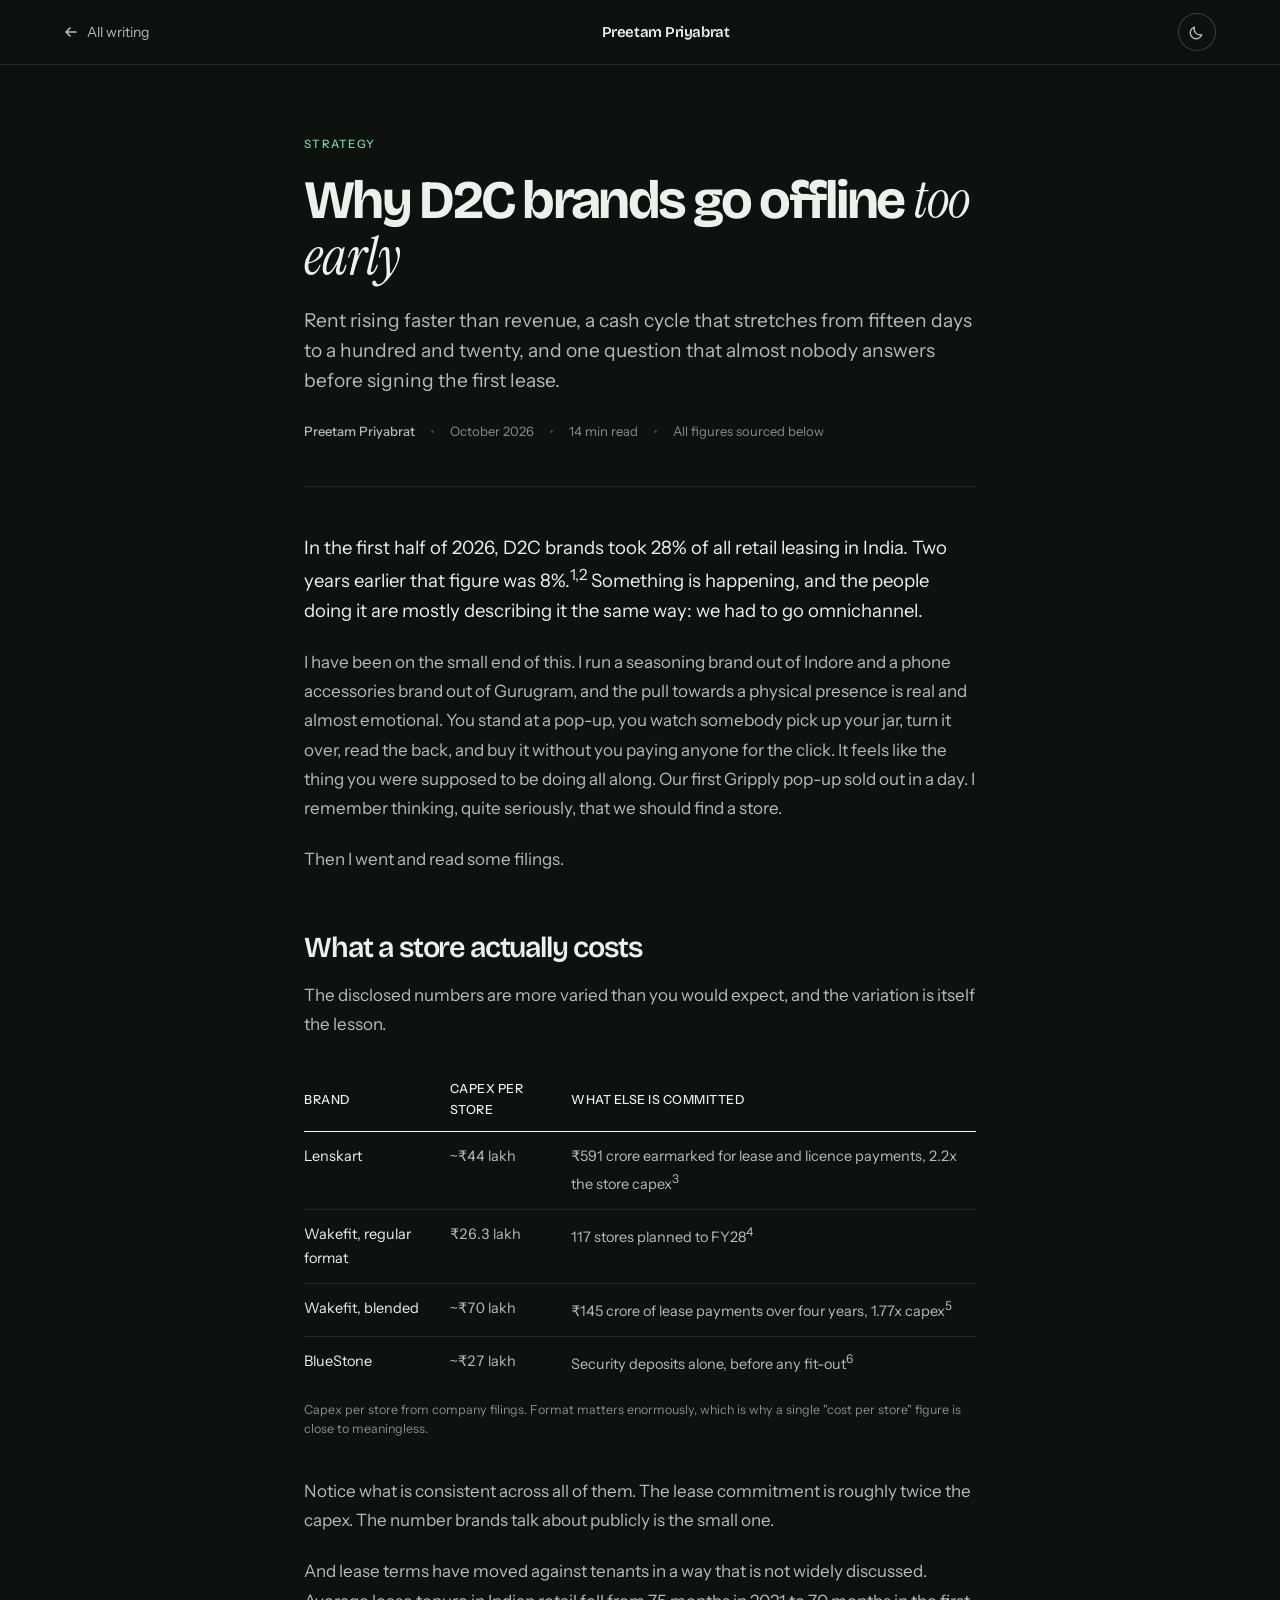
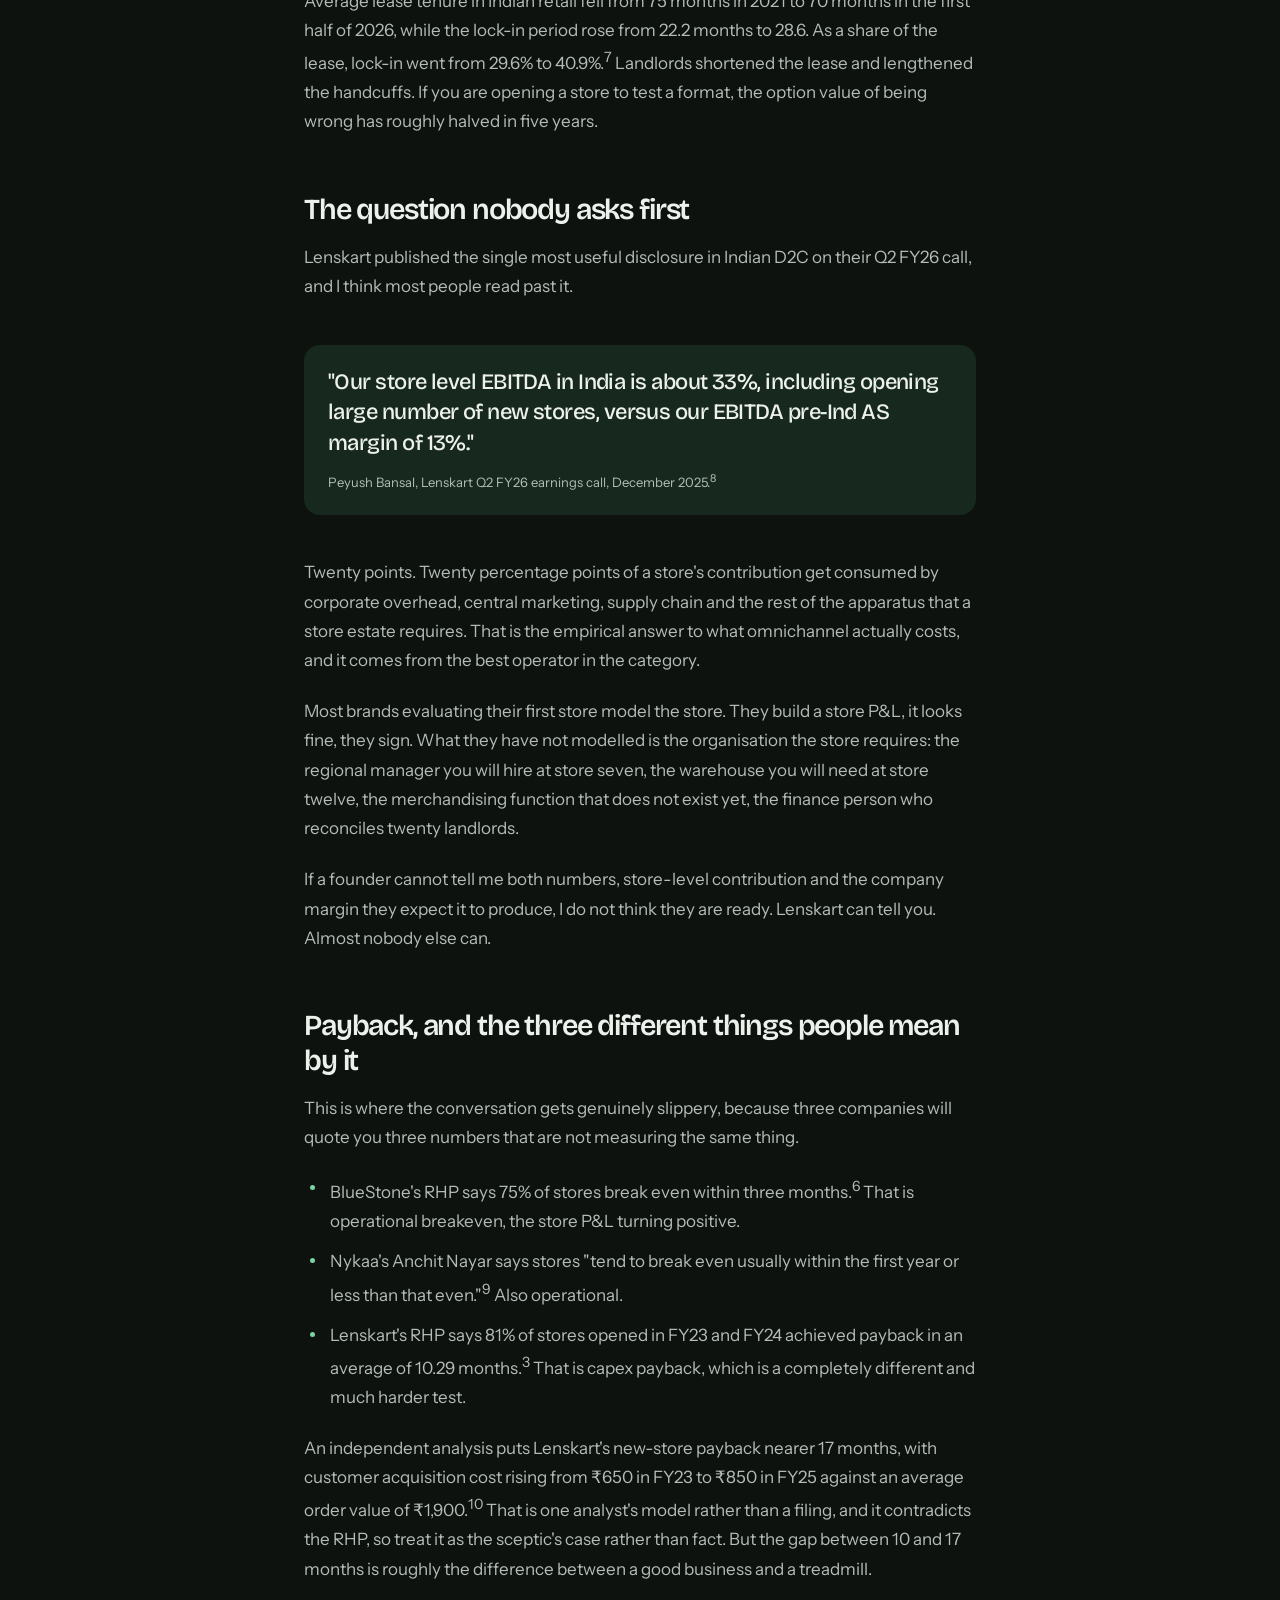
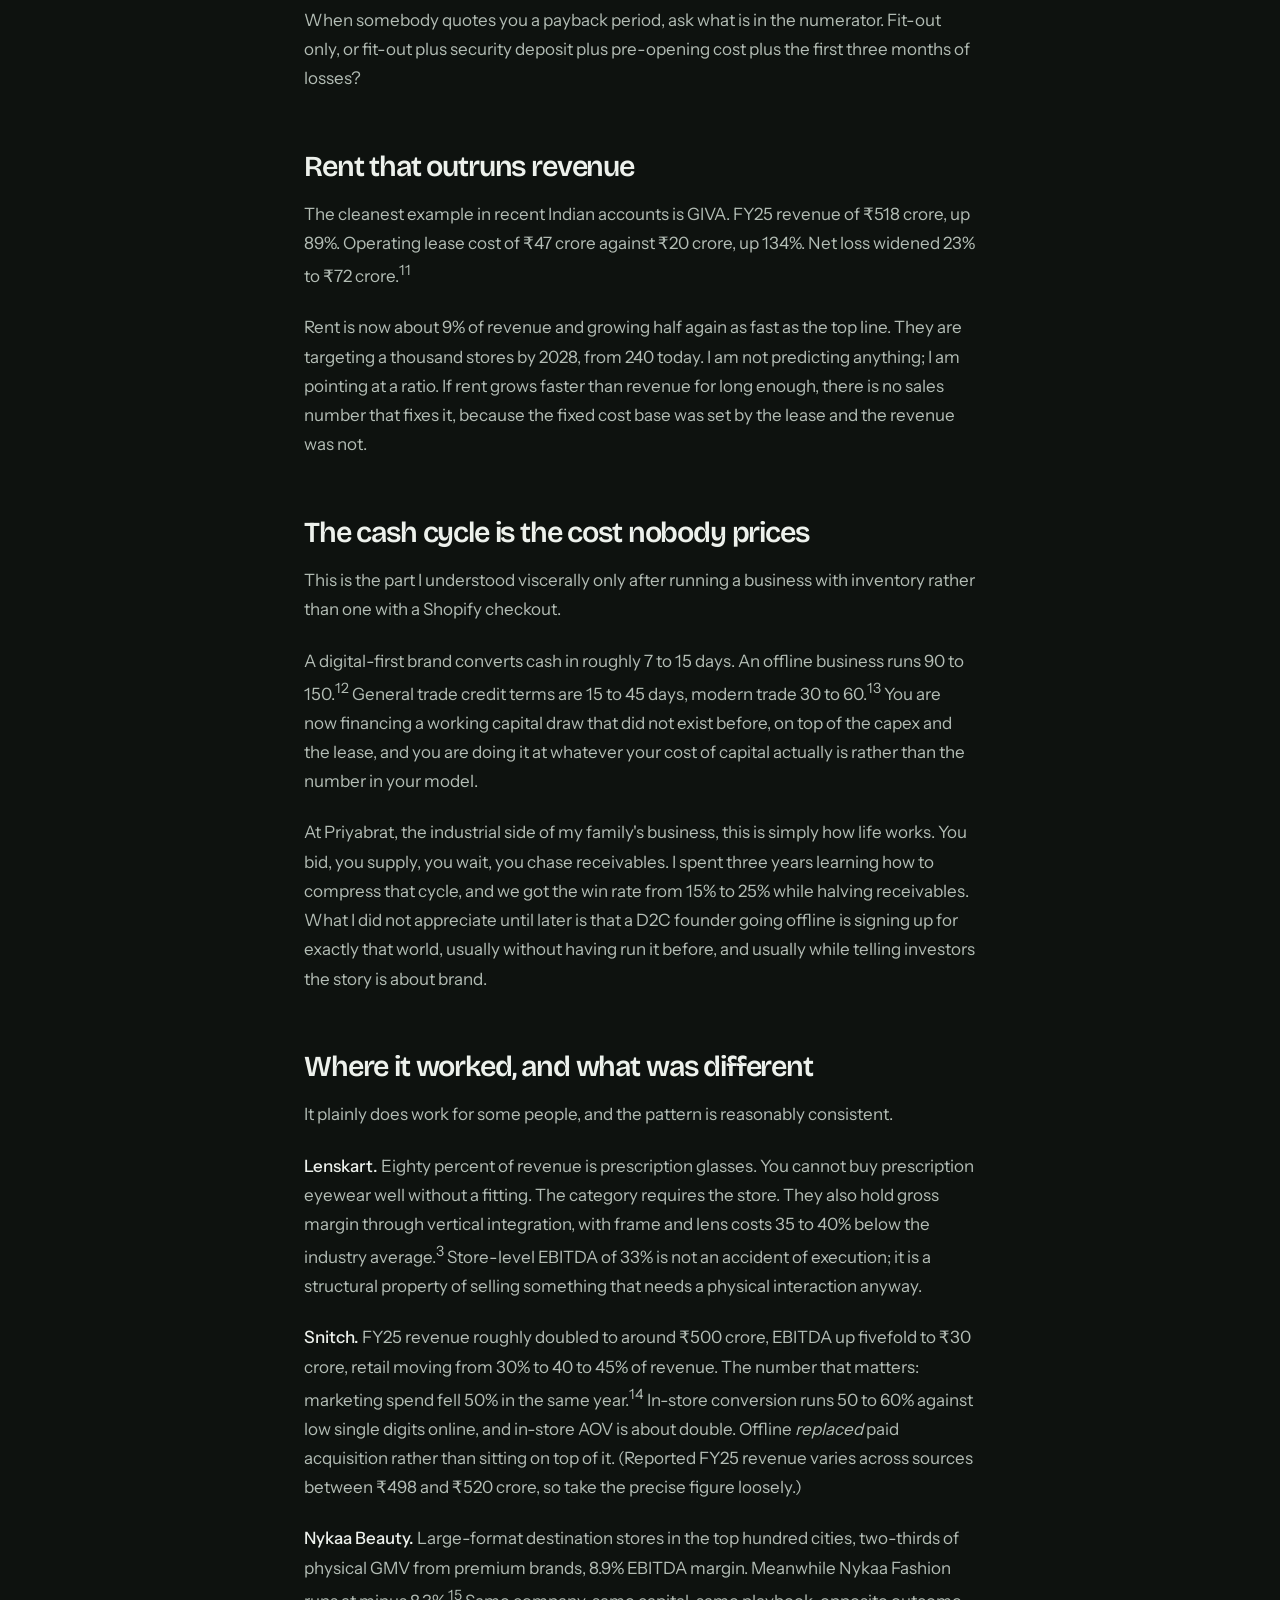
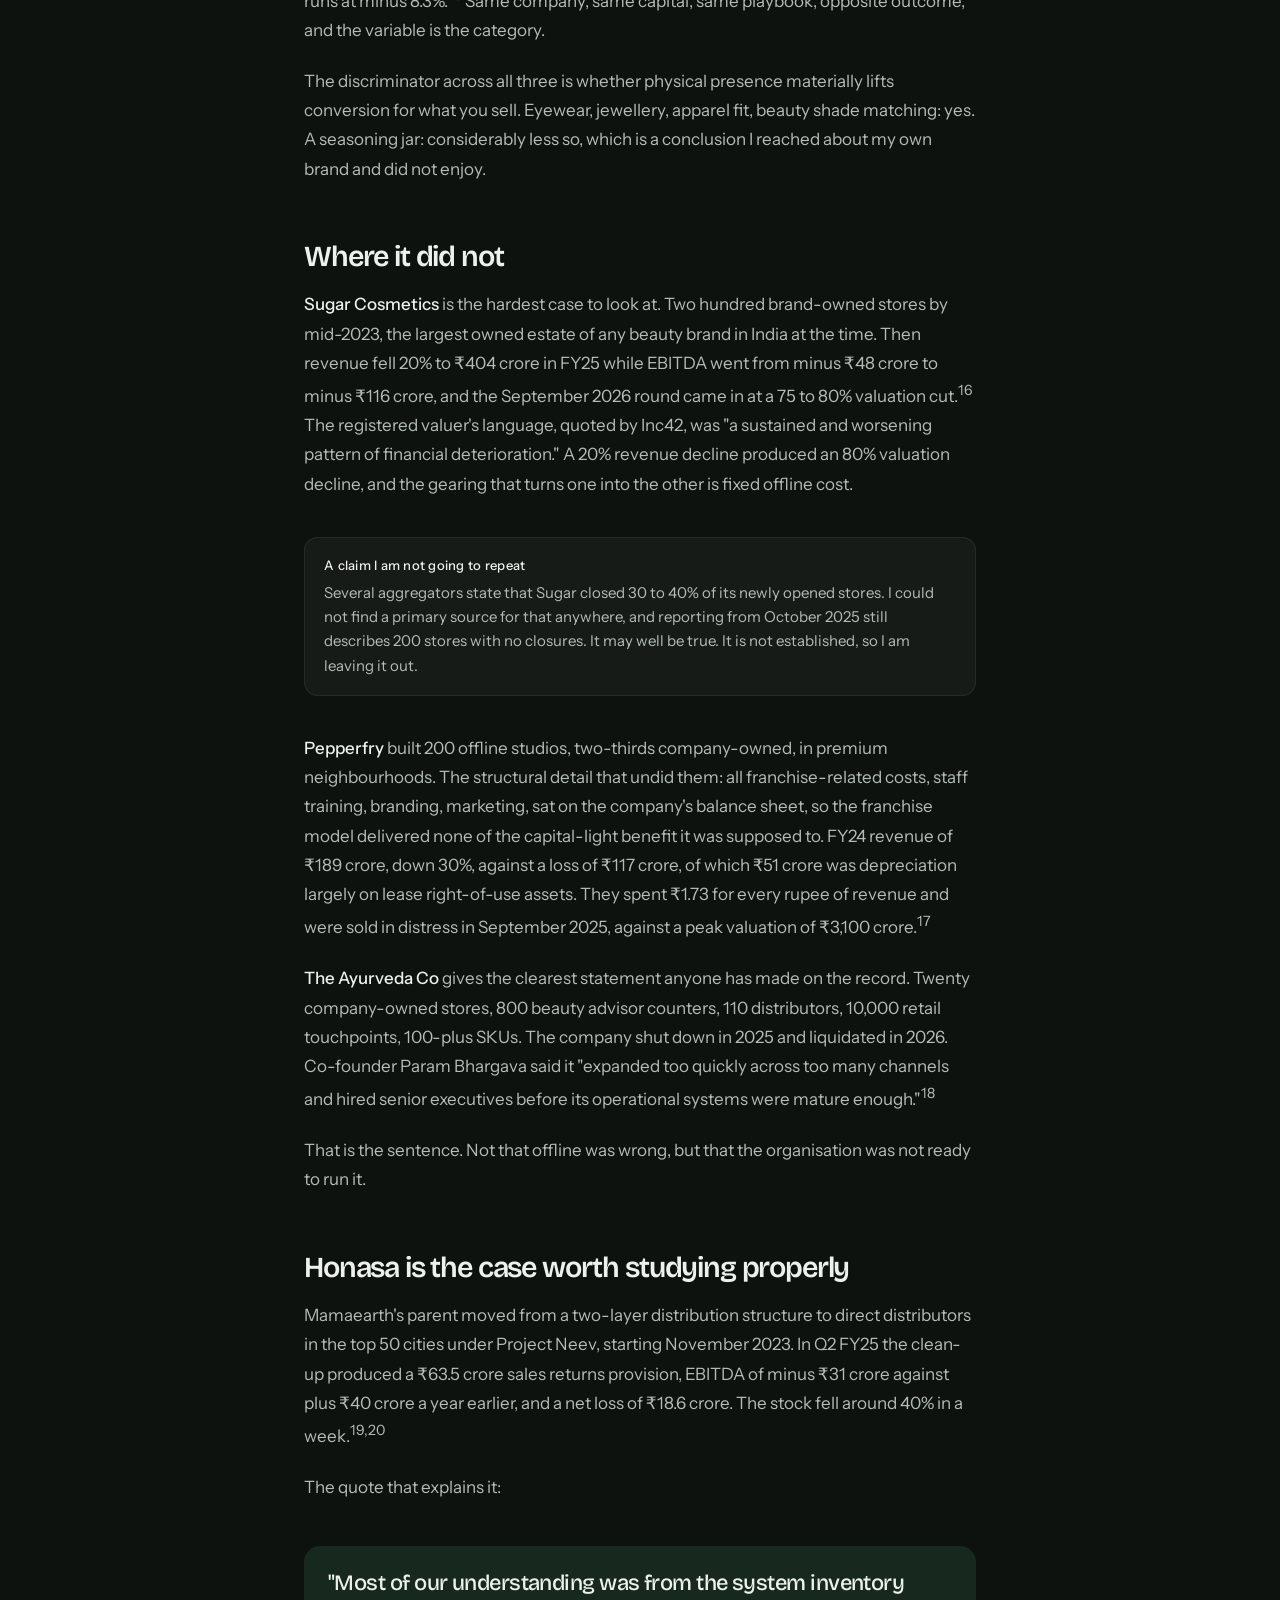
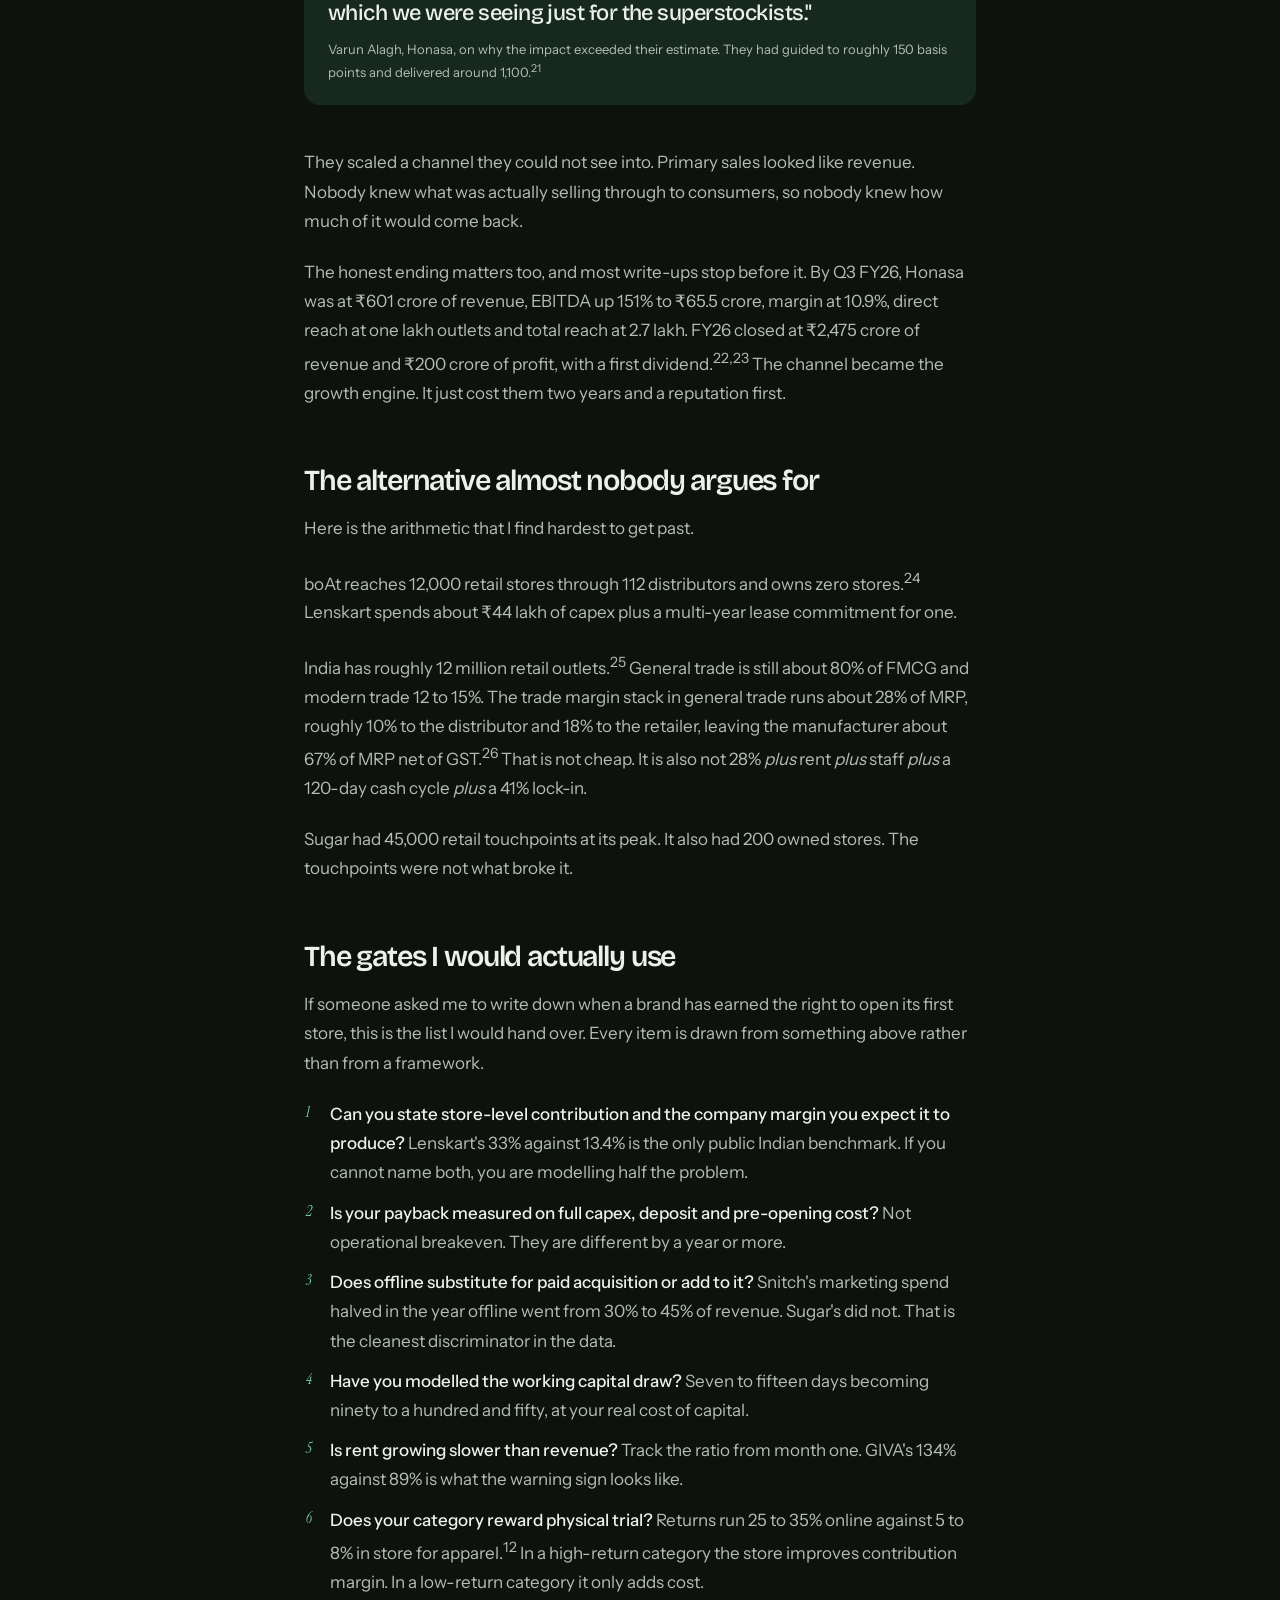
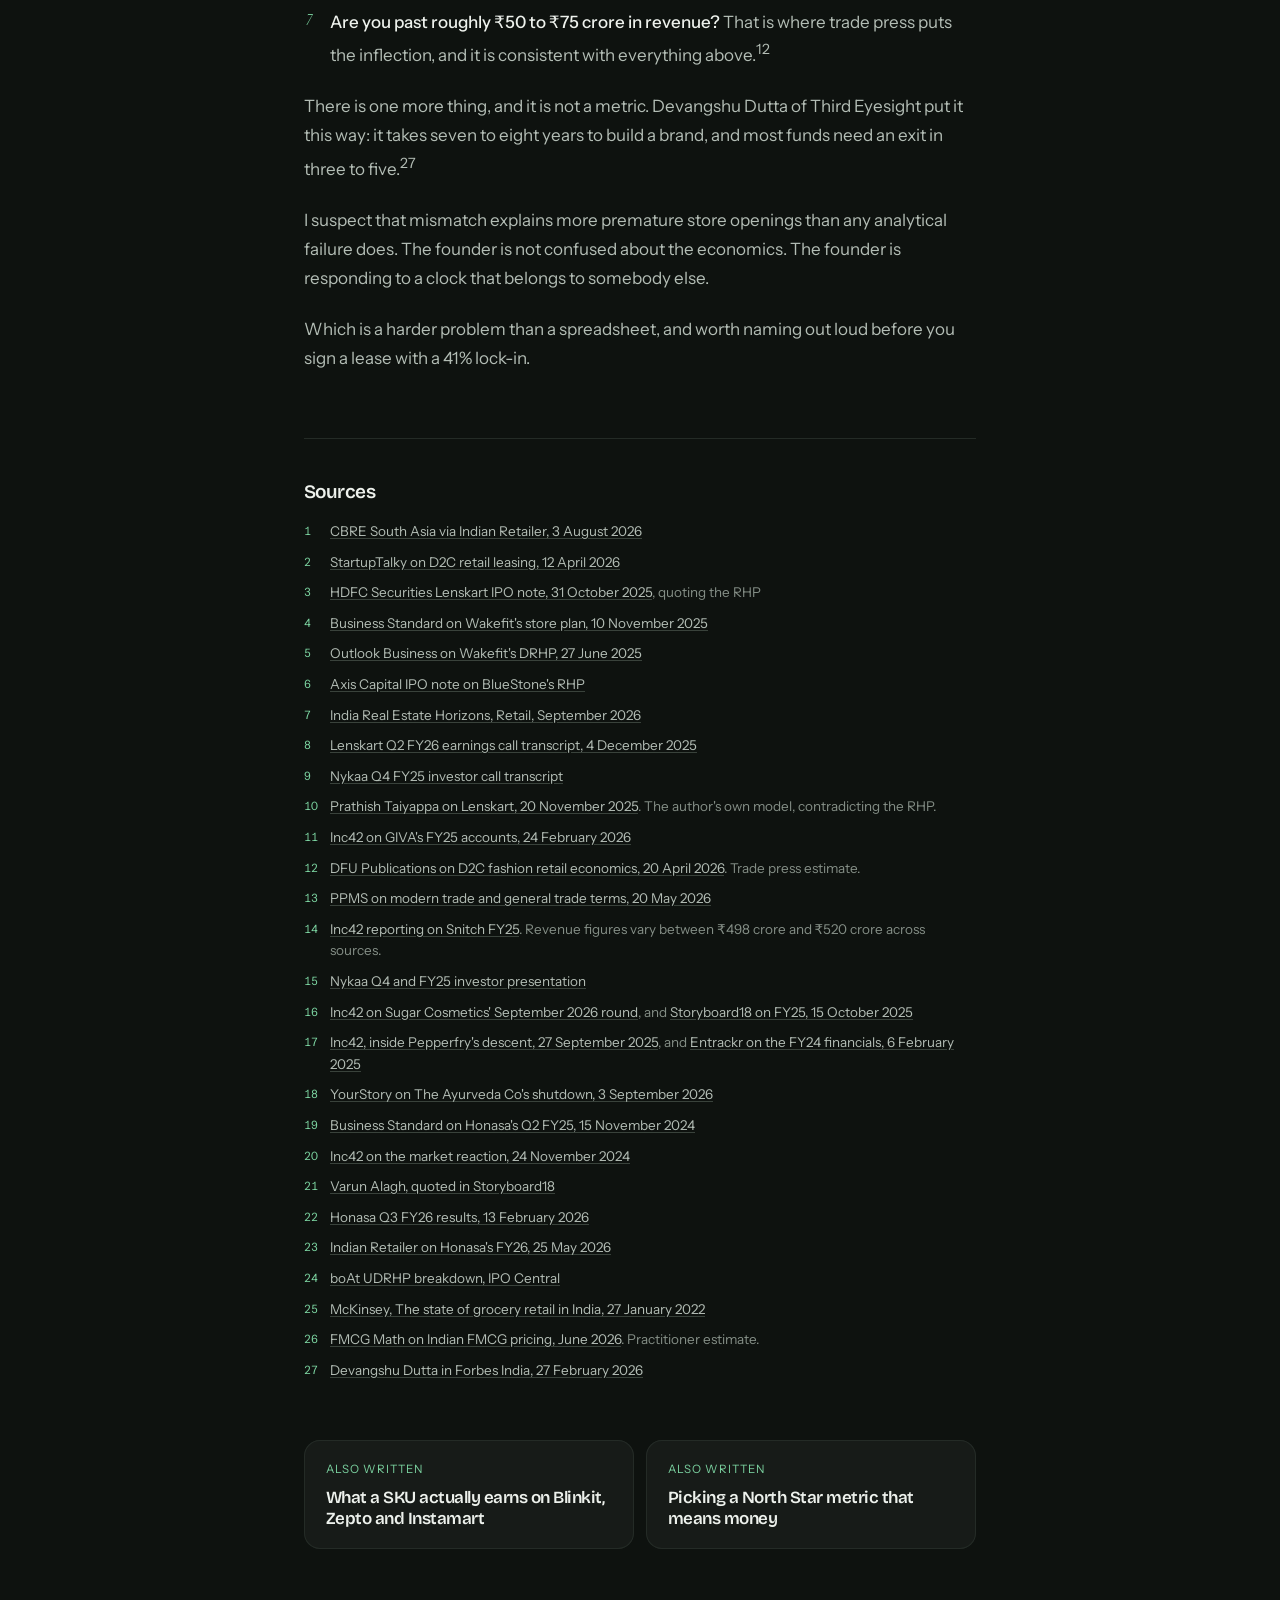
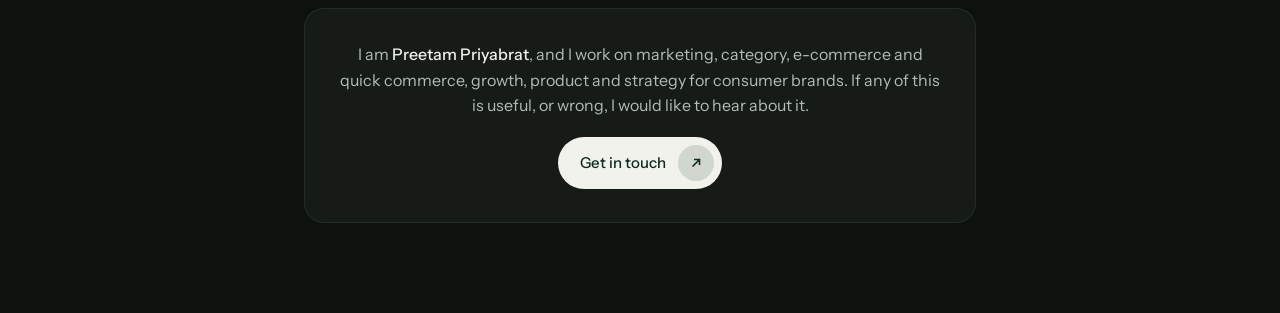
<file: writing/d2c-offline-too-early.html>
<!doctype html>
<html lang="en" data-theme="dark">
<head>
<meta charset="utf-8">
<meta name="viewport" content="width=device-width,initial-scale=1">
<title>Why D2C brands go offline too early &middot; Preetam Priyabrat</title>
<meta name="description" content="What store capex, lease lock-ins, payback definitions and the cash cycle actually do to an Indian D2C P&L, with the gates I would use before signing a lease.">
<meta name="theme-color" content="#0E120F">
<meta property="og:title" content="Why D2C brands go offline too early">
<meta property="og:description" content="What store capex, lease lock-ins, payback definitions and the cash cycle actually do to an Indian D2C P&L, with the gates I would use before signing a lease.">
<meta property="og:type" content="article">
<link rel="icon" href="data:image/svg+xml,%3Csvg xmlns='http://www.w3.org/2000/svg' viewBox='0 0 64 64'%3E%3Crect width='64' height='64' rx='14' fill='%23161615'/%3E%3Ctext x='50%25' y='56%25' text-anchor='middle' dominant-baseline='middle' font-family='Georgia,serif' font-size='28' fill='%23EDEDE9'%3EPP%3C/text%3E%3C/svg%3E">
<link rel="stylesheet" href="../assets/site.css">
<script>try{if(localStorage.getItem("pp-theme")==="light")document.documentElement.removeAttribute("data-theme");}catch(e){}</script>
</head>
<body>

<header class="art-nav">
  <div class="wrap">
    <a class="art-back" href="../index.html#notes"><svg viewBox="0 0 14 14" fill="none" stroke="currentColor" stroke-width="1.7" stroke-linecap="round" stroke-linejoin="round"><path d="M12 7H2M6 3L2 7l4 4"/></svg>All writing</a>
    <a class="namemark" href="../index.html">Preetam Priyabrat</a>
    <button class="nav-ico" id="themeBtn" type="button" aria-label="Switch to light mode" aria-pressed="true" title="Light mode">
      <svg class="sun" viewBox="0 0 20 20" fill="none" stroke="currentColor" stroke-width="1.5" stroke-linecap="round"><circle cx="10" cy="10" r="3.6"/><path d="M10 1.8v2M10 16.2v2M18.2 10h-2M3.8 10h-2M15.8 4.2l-1.4 1.4M5.6 14.4l-1.4 1.4M15.8 15.8l-1.4-1.4M5.6 5.6L4.2 4.2"/></svg>
      <svg class="moon" viewBox="0 0 20 20" fill="none" stroke="currentColor" stroke-width="1.5" stroke-linejoin="round"><path d="M16.2 12.4A6.8 6.8 0 0 1 7.6 3.8a6.9 6.9 0 1 0 8.6 8.6z"/></svg>
    </button>
  </div>
</header>

<main class="art">
  <article class="art-wrap">
<span class="art-k">Strategy</span>
<h1>Why D2C brands go offline <em>too early</em></h1>
<p class="art-sub">Rent rising faster than revenue, a cash cycle that stretches from fifteen days to a hundred and twenty, and one question that almost nobody answers before signing the first lease.</p>
<div class="art-meta">
  <span><b>Preetam Priyabrat</b></span><i></i>
  <span>October 2026</span><i></i>
  <span>14 min read</span><i></i>
  <span>All figures sourced below</span>
</div>

<div class="art-body">

<p>In the first half of 2026, D2C brands took 28% of all retail leasing in India. Two years earlier that figure was 8%.<sup>1,2</sup> Something is happening, and the people doing it are mostly describing it the same way: we had to go omnichannel.</p>

<p>I have been on the small end of this. I run a seasoning brand out of Indore and a phone accessories brand out of Gurugram, and the pull towards a physical presence is real and almost emotional. You stand at a pop-up, you watch somebody pick up your jar, turn it over, read the back, and buy it without you paying anyone for the click. It feels like the thing you were supposed to be doing all along. Our first Gripply pop-up sold out in a day. I remember thinking, quite seriously, that we should find a store.</p>

<p>Then I went and read some filings.</p>

<h2>What a store actually costs</h2>

<p>The disclosed numbers are more varied than you would expect, and the variation is itself the lesson.</p>

<div class="art-table">
<table>
  <caption>Capex per store from company filings. Format matters enormously, which is why a single "cost per store" figure is close to meaningless.</caption>
  <thead><tr><th>Brand</th><th>Capex per store</th><th>What else is committed</th></tr></thead>
  <tbody>
    <tr><td>Lenskart</td><td class="num">~₹44 lakh</td><td>₹591 crore earmarked for lease and licence payments, 2.2x the store capex<sup>3</sup></td></tr>
    <tr><td>Wakefit, regular format</td><td class="num">₹26.3 lakh</td><td>117 stores planned to FY28<sup>4</sup></td></tr>
    <tr><td>Wakefit, blended</td><td class="num">~₹70 lakh</td><td>₹145 crore of lease payments over four years, 1.77x capex<sup>5</sup></td></tr>
    <tr><td>BlueStone</td><td class="num">~₹27 lakh</td><td>Security deposits alone, before any fit-out<sup>6</sup></td></tr>
  </tbody>
</table>
</div>

<p>Notice what is consistent across all of them. The lease commitment is roughly twice the capex. The number brands talk about publicly is the small one.</p>

<p>And lease terms have moved against tenants in a way that is not widely discussed. Average lease tenure in Indian retail fell from 75 months in 2021 to 70 months in the first half of 2026, while the lock-in period rose from 22.2 months to 28.6. As a share of the lease, lock-in went from 29.6% to 40.9%.<sup>7</sup> Landlords shortened the lease and lengthened the handcuffs. If you are opening a store to test a format, the option value of being wrong has roughly halved in five years.</p>

<h2>The question nobody asks first</h2>

<p>Lenskart published the single most useful disclosure in Indian D2C on their Q2 FY26 call, and I think most people read past it.</p>

<div class="pull">
"Our store level EBITDA in India is about 33%, including opening large number of new stores, versus our EBITDA pre-Ind AS margin of 13%."
<small>Peyush Bansal, Lenskart Q2 FY26 earnings call, December 2025.<sup>8</sup></small>
</div>

<p>Twenty points. Twenty percentage points of a store's contribution get consumed by corporate overhead, central marketing, supply chain and the rest of the apparatus that a store estate requires. That is the empirical answer to what omnichannel actually costs, and it comes from the best operator in the category.</p>

<p>Most brands evaluating their first store model the store. They build a store P&amp;L, it looks fine, they sign. What they have not modelled is the organisation the store requires: the regional manager you will hire at store seven, the warehouse you will need at store twelve, the merchandising function that does not exist yet, the finance person who reconciles twenty landlords.</p>

<p>If a founder cannot tell me both numbers, store-level contribution and the company margin they expect it to produce, I do not think they are ready. Lenskart can tell you. Almost nobody else can.</p>

<h2>Payback, and the three different things people mean by it</h2>

<p>This is where the conversation gets genuinely slippery, because three companies will quote you three numbers that are not measuring the same thing.</p>

<ul>
<li>BlueStone's RHP says 75% of stores break even within three months.<sup>6</sup> That is operational breakeven, the store P&amp;L turning positive.</li>
<li>Nykaa's Anchit Nayar says stores "tend to break even usually within the first year or less than that even."<sup>9</sup> Also operational.</li>
<li>Lenskart's RHP says 81% of stores opened in FY23 and FY24 achieved payback in an average of 10.29 months.<sup>3</sup> That is capex payback, which is a completely different and much harder test.</li>
</ul>

<p>An independent analysis puts Lenskart's new-store payback nearer 17 months, with customer acquisition cost rising from ₹650 in FY23 to ₹850 in FY25 against an average order value of ₹1,900.<sup>10</sup> That is one analyst's model rather than a filing, and it contradicts the RHP, so treat it as the sceptic's case rather than fact. But the gap between 10 and 17 months is roughly the difference between a good business and a treadmill.</p>

<p>When somebody quotes you a payback period, ask what is in the numerator. Fit-out only, or fit-out plus security deposit plus pre-opening cost plus the first three months of losses?</p>

<h2>Rent that outruns revenue</h2>

<p>The cleanest example in recent Indian accounts is GIVA. FY25 revenue of ₹518 crore, up 89%. Operating lease cost of ₹47 crore against ₹20 crore, up 134%. Net loss widened 23% to ₹72 crore.<sup>11</sup></p>

<p>Rent is now about 9% of revenue and growing half again as fast as the top line. They are targeting a thousand stores by 2028, from 240 today. I am not predicting anything; I am pointing at a ratio. If rent grows faster than revenue for long enough, there is no sales number that fixes it, because the fixed cost base was set by the lease and the revenue was not.</p>

<h2>The cash cycle is the cost nobody prices</h2>

<p>This is the part I understood viscerally only after running a business with inventory rather than one with a Shopify checkout.</p>

<p>A digital-first brand converts cash in roughly 7 to 15 days. An offline business runs 90 to 150.<sup>12</sup> General trade credit terms are 15 to 45 days, modern trade 30 to 60.<sup>13</sup> You are now financing a working capital draw that did not exist before, on top of the capex and the lease, and you are doing it at whatever your cost of capital actually is rather than the number in your model.</p>

<p>At Priyabrat, the industrial side of my family's business, this is simply how life works. You bid, you supply, you wait, you chase receivables. I spent three years learning how to compress that cycle, and we got the win rate from 15% to 25% while halving receivables. What I did not appreciate until later is that a D2C founder going offline is signing up for exactly that world, usually without having run it before, and usually while telling investors the story is about brand.</p>

<h2>Where it worked, and what was different</h2>

<p>It plainly does work for some people, and the pattern is reasonably consistent.</p>

<p><strong>Lenskart.</strong> Eighty percent of revenue is prescription glasses. You cannot buy prescription eyewear well without a fitting. The category requires the store. They also hold gross margin through vertical integration, with frame and lens costs 35 to 40% below the industry average.<sup>3</sup> Store-level EBITDA of 33% is not an accident of execution; it is a structural property of selling something that needs a physical interaction anyway.</p>

<p><strong>Snitch.</strong> FY25 revenue roughly doubled to around ₹500 crore, EBITDA up fivefold to ₹30 crore, retail moving from 30% to 40 to 45% of revenue. The number that matters: marketing spend fell 50% in the same year.<sup>14</sup> In-store conversion runs 50 to 60% against low single digits online, and in-store AOV is about double. Offline <em>replaced</em> paid acquisition rather than sitting on top of it. (Reported FY25 revenue varies across sources between ₹498 and ₹520 crore, so take the precise figure loosely.)</p>

<p><strong>Nykaa Beauty.</strong> Large-format destination stores in the top hundred cities, two-thirds of physical GMV from premium brands, 8.9% EBITDA margin. Meanwhile Nykaa Fashion runs at minus 8.3%.<sup>15</sup> Same company, same capital, same playbook, opposite outcome, and the variable is the category.</p>

<p>The discriminator across all three is whether physical presence materially lifts conversion for what you sell. Eyewear, jewellery, apparel fit, beauty shade matching: yes. A seasoning jar: considerably less so, which is a conclusion I reached about my own brand and did not enjoy.</p>

<h2>Where it did not</h2>

<p><strong>Sugar Cosmetics</strong> is the hardest case to look at. Two hundred brand-owned stores by mid-2023, the largest owned estate of any beauty brand in India at the time. Then revenue fell 20% to ₹404 crore in FY25 while EBITDA went from minus ₹48 crore to minus ₹116 crore, and the September 2026 round came in at a 75 to 80% valuation cut.<sup>16</sup> The registered valuer's language, quoted by Inc42, was "a sustained and worsening pattern of financial deterioration." A 20% revenue decline produced an 80% valuation decline, and the gearing that turns one into the other is fixed offline cost.</p>

<div class="note-box">
<b>A claim I am not going to repeat</b>
Several aggregators state that Sugar closed 30 to 40% of its newly opened stores. I could not find a primary source for that anywhere, and reporting from October 2025 still describes 200 stores with no closures. It may well be true. It is not established, so I am leaving it out.
</div>

<p><strong>Pepperfry</strong> built 200 offline studios, two-thirds company-owned, in premium neighbourhoods. The structural detail that undid them: all franchise-related costs, staff training, branding, marketing, sat on the company's balance sheet, so the franchise model delivered none of the capital-light benefit it was supposed to. FY24 revenue of ₹189 crore, down 30%, against a loss of ₹117 crore, of which ₹51 crore was depreciation largely on lease right-of-use assets. They spent ₹1.73 for every rupee of revenue and were sold in distress in September 2025, against a peak valuation of ₹3,100 crore.<sup>17</sup></p>

<p><strong>The Ayurveda Co</strong> gives the clearest statement anyone has made on the record. Twenty company-owned stores, 800 beauty advisor counters, 110 distributors, 10,000 retail touchpoints, 100-plus SKUs. The company shut down in 2025 and liquidated in 2026. Co-founder Param Bhargava said it "expanded too quickly across too many channels and hired senior executives before its operational systems were mature enough."<sup>18</sup></p>

<p>That is the sentence. Not that offline was wrong, but that the organisation was not ready to run it.</p>

<h2>Honasa is the case worth studying properly</h2>

<p>Mamaearth's parent moved from a two-layer distribution structure to direct distributors in the top 50 cities under Project Neev, starting November 2023. In Q2 FY25 the clean-up produced a ₹63.5 crore sales returns provision, EBITDA of minus ₹31 crore against plus ₹40 crore a year earlier, and a net loss of ₹18.6 crore. The stock fell around 40% in a week.<sup>19,20</sup></p>

<p>The quote that explains it:</p>

<div class="pull">
"Most of our understanding was from the system inventory which we were seeing just for the superstockists."
<small>Varun Alagh, Honasa, on why the impact exceeded their estimate. They had guided to roughly 150 basis points and delivered around 1,100.<sup>21</sup></small>
</div>

<p>They scaled a channel they could not see into. Primary sales looked like revenue. Nobody knew what was actually selling through to consumers, so nobody knew how much of it would come back.</p>

<p>The honest ending matters too, and most write-ups stop before it. By Q3 FY26, Honasa was at ₹601 crore of revenue, EBITDA up 151% to ₹65.5 crore, margin at 10.9%, direct reach at one lakh outlets and total reach at 2.7 lakh. FY26 closed at ₹2,475 crore of revenue and ₹200 crore of profit, with a first dividend.<sup>22,23</sup> The channel became the growth engine. It just cost them two years and a reputation first.</p>

<h2>The alternative almost nobody argues for</h2>

<p>Here is the arithmetic that I find hardest to get past.</p>

<p>boAt reaches 12,000 retail stores through 112 distributors and owns zero stores.<sup>24</sup> Lenskart spends about ₹44 lakh of capex plus a multi-year lease commitment for one.</p>

<p>India has roughly 12 million retail outlets.<sup>25</sup> General trade is still about 80% of FMCG and modern trade 12 to 15%. The trade margin stack in general trade runs about 28% of MRP, roughly 10% to the distributor and 18% to the retailer, leaving the manufacturer about 67% of MRP net of GST.<sup>26</sup> That is not cheap. It is also not 28% <em>plus</em> rent <em>plus</em> staff <em>plus</em> a 120-day cash cycle <em>plus</em> a 41% lock-in.</p>

<p>Sugar had 45,000 retail touchpoints at its peak. It also had 200 owned stores. The touchpoints were not what broke it.</p>

<h2>The gates I would actually use</h2>

<p>If someone asked me to write down when a brand has earned the right to open its first store, this is the list I would hand over. Every item is drawn from something above rather than from a framework.</p>

<ol>
<li><strong>Can you state store-level contribution and the company margin you expect it to produce?</strong> Lenskart's 33% against 13.4% is the only public Indian benchmark. If you cannot name both, you are modelling half the problem.</li>
<li><strong>Is your payback measured on full capex, deposit and pre-opening cost?</strong> Not operational breakeven. They are different by a year or more.</li>
<li><strong>Does offline substitute for paid acquisition or add to it?</strong> Snitch's marketing spend halved in the year offline went from 30% to 45% of revenue. Sugar's did not. That is the cleanest discriminator in the data.</li>
<li><strong>Have you modelled the working capital draw?</strong> Seven to fifteen days becoming ninety to a hundred and fifty, at your real cost of capital.</li>
<li><strong>Is rent growing slower than revenue?</strong> Track the ratio from month one. GIVA's 134% against 89% is what the warning sign looks like.</li>
<li><strong>Does your category reward physical trial?</strong> Returns run 25 to 35% online against 5 to 8% in store for apparel.<sup>12</sup> In a high-return category the store improves contribution margin. In a low-return category it only adds cost.</li>
<li><strong>Are you past roughly ₹50 to ₹75 crore in revenue?</strong> That is where trade press puts the inflection, and it is consistent with everything above.<sup>12</sup></li>
</ol>

<p>There is one more thing, and it is not a metric. Devangshu Dutta of Third Eyesight put it this way: it takes seven to eight years to build a brand, and most funds need an exit in three to five.<sup>27</sup></p>

<p>I suspect that mismatch explains more premature store openings than any analytical failure does. The founder is not confused about the economics. The founder is responding to a clock that belongs to somebody else.</p>

<p>Which is a harder problem than a spreadsheet, and worth naming out loud before you sign a lease with a 41% lock-in.</p>

</div>

<div class="art-end">
<h2>Sources</h2>
<ol class="srcs">
<li><a href="https://indianretailer.com/article/retail-business/retail-trends/d2c-brands-capture-28-percent-share-india-retail-leasing-h1" target="_blank" rel="noopener">CBRE South Asia via Indian Retailer, 3 August 2026</a></li>
<li><a href="https://startuptalky.com/india-d2c-brands-opening-physical-stores/" target="_blank" rel="noopener">StartupTalky on D2C retail leasing, 12 April 2026</a></li>
<li><a href="https://images.assettype.com/bloombergquint/2025-10-31/9mk1gn80/HDFC_Securities_Retail_Research_Lenskart_Solutions_Limited_IPO_Note.pdf" target="_blank" rel="noopener">HDFC Securities Lenskart IPO note, 31 October 2025</a>, quoting the RHP</li>
<li><a href="https://www.business-standard.com/companies/news/ipo-bound-wakefit-in-expansion-mode-plans-to-open-117-new-stores-by-fy28-125111001050_1.html" target="_blank" rel="noopener">Business Standard on Wakefit's store plan, 10 November 2025</a></li>
<li><a href="https://www.outlookbusiness.com/markets/wakefits-ipo-playbook-what-drhp-reveals-about-growth-investor-moves-and-key-risks" target="_blank" rel="noopener">Outlook Business on Wakefit's DRHP, 27 June 2025</a></li>
<li><a href="https://www.chittorgarh.net/reports/ipo_notes/axis-bank-bluestone-jewellry-and-life-style-ltd-ipo-note-investor-education-series.pdf" target="_blank" rel="noopener">Axis Capital IPO note on BlueStone's RHP</a></li>
<li><a href="https://therealtytoday.com/news/trt-data-lab/india-real-estate-horizons-retail-september-2026/" target="_blank" rel="noopener">India Real Estate Horizons, Retail, September 2026</a></li>
<li><a href="https://assets.lenskart.com/documents/2025/12/04/Q2FY26-Version.pdf" target="_blank" rel="noopener">Lenskart Q2 FY26 earnings call transcript, 4 December 2025</a></li>
<li><a href="https://www.nykaa.com/media/wysiwyg/uiTools/2025-6/Transcript-Analyst-Investor-Conference-Call-Q4-FY25.pdf" target="_blank" rel="noopener">Nykaa Q4 FY25 investor call transcript</a></li>
<li><a href="https://medium.com/@prathishtaiyappa/lenskart-indias-most-polished-retail-story-and-the-fragility-behind-the-frames-36a0cafb3cbd" target="_blank" rel="noopener">Prathish Taiyappa on Lenskart, 20 November 2025</a>. The author's own model, contradicting the RHP.</li>
<li><a href="https://inc42.com/buzz/giva-loss-widens-23-to-%E2%82%B972-cr-in-fy25-revenue-jumps-90/" target="_blank" rel="noopener">Inc42 on GIVA's FY25 accounts, 24 February 2026</a></li>
<li><a href="https://www.dfupublications.com/index.php/news/apparel/the-bricks-or-bust-curve-why-india-s-d2c-fashion-brands-win-or-wipe-out" target="_blank" rel="noopener">DFU Publications on D2C fashion retail economics, 20 April 2026</a>. Trade press estimate.</li>
<li><a href="https://ppms.in/blog/modern-trade-vs-general-trade/" target="_blank" rel="noopener">PPMS on modern trade and general trade terms, 20 May 2026</a></li>
<li><a href="https://inc42.com/" target="_blank" rel="noopener">Inc42 reporting on Snitch FY25</a>. Revenue figures vary between ₹498 crore and ₹520 crore across sources.</li>
<li><a href="https://www.nykaa.com/media/wysiwyg/uiTools/2025-5/Investor-Presentation-Q4-and-FY25.pdf" target="_blank" rel="noopener">Nykaa Q4 and FY25 investor presentation</a></li>
<li><a href="https://inc42.com/buzz/sugar-cosmetics-raises-%E2%82%B9145-cr-from-a91-at-a-near-80-valuation-cut/" target="_blank" rel="noopener">Inc42 on Sugar Cosmetics' September 2026 round</a>, and <a href="https://www.storyboard18.com/brand-marketing/sugar-cosmetics-profitability-slips-as-fy25-revenue-declines-to-rs-415-crore-82535.htm" target="_blank" rel="noopener">Storyboard18 on FY25, 15 October 2025</a></li>
<li><a href="https://inc42.com/features/inside-pepperfrys-descent-what-drove-furniture-marketplace-to-a-distress-sale/" target="_blank" rel="noopener">Inc42, inside Pepperfry's descent, 27 September 2025</a>, and <a href="https://entrackr.com/fintrackr/pepperfrys-growth-woes-continue-in-fy24-losses-drop-375-8695210" target="_blank" rel="noopener">Entrackr on the FY24 financials, 6 February 2025</a></li>
<li><a href="https://yourstory.com/2026/09/the-ayurveda-co-shuts-down-after-raising-125-cr-founder-says-it-expanded-too-fast" target="_blank" rel="noopener">YourStory on The Ayurveda Co's shutdown, 3 September 2026</a></li>
<li><a href="https://www.business-standard.com/markets/capital-market-news/mamaearth-reports-q2-net-loss-amid-inventory-correction-124111500575_1.html" target="_blank" rel="noopener">Business Standard on Honasa's Q2 FY25, 15 November 2024</a></li>
<li><a href="https://inc42.com/features/mamaearth-honasa-share-price-revenue-distribution-challenges-stock/" target="_blank" rel="noopener">Inc42 on the market reaction, 24 November 2024</a></li>
<li><a href="https://www.storyboard18.com/brand-marketing/48039-48039.htm" target="_blank" rel="noopener">Varun Alagh, quoted in Storyboard18</a></li>
<li><a href="https://www.angelone.in/news/stocks/mamaearth-honasa-consumer-reports-strongest-quarter-with-record-revenue-and-margins" target="_blank" rel="noopener">Honasa Q3 FY26 results, 13 February 2026</a></li>
<li><a href="https://www.indianretailer.com/news/honasa-consumer-profit-more-doubles-rs-200-cr-fy26" target="_blank" rel="noopener">Indian Retailer on Honasa's FY26, 25 May 2026</a></li>
<li><a href="https://ipocentral.in/boat-ipo-udrhp-full-breakdown/" target="_blank" rel="noopener">boAt UDRHP breakdown, IPO Central</a></li>
<li><a href="https://www.mckinsey.com/industries/retail/our-insights/the-state-of-grocery-retail-in-india" target="_blank" rel="noopener">McKinsey, The state of grocery retail in India, 27 January 2022</a></li>
<li><a href="https://fmcgmath.in/blog/fmcg-pricing-india" target="_blank" rel="noopener">FMCG Math on Indian FMCG pricing, June 2026</a>. Practitioner estimate.</li>
<li><a href="https://www.forbesindia.com/article/enterprise/startups/indias-d2c-journey-after-a-rapid-scale-up-why-its-now-all-about-discipline/2991796/1" target="_blank" rel="noopener">Devangshu Dutta in Forbes India, 27 February 2026</a></li>
</ol>
</div>

    <div class="art-more">
    <a href="quick-commerce-unit-economics.html"><small>Also written</small><b>What a SKU actually earns on Blinkit, Zepto and Instamart</b></a>
    <a href="north-star-that-means-money.html"><small>Also written</small><b>Picking a North Star metric that means money</b></a>
    </div>

    <div class="art-cta">
      <p>I am <b>Preetam Priyabrat</b>, and I work on marketing, category, e-commerce and quick commerce, growth, product and strategy for consumer brands. If any of this is useful, or wrong, I would like to hear about it.</p>
      <a class="btn" href="../index.html#contact">Get in touch <span class="isl"><svg viewBox="0 0 14 14" fill="none" stroke="currentColor" stroke-width="1.6"><path d="M3.5 10.5l7-7M5 3.5h5.5V9"/></svg></span></a>
    </div>
  </article>
</main>

<script>
(function(){
  var btn=document.getElementById("themeBtn"); if(!btn) return;
  var root=document.documentElement;
  function sync(){
    var dark=root.dataset.theme==="dark";
    btn.setAttribute("aria-pressed",dark?"true":"false");
    btn.setAttribute("aria-label",dark?"Switch to light mode":"Switch to dark mode");
    btn.title=dark?"Light mode":"Dark mode";
    var m=document.querySelector('meta[name="theme-color"]');
    if(m) m.setAttribute("content",dark?"#0E120F":"#F4F3EF");
  }
  sync();
  btn.addEventListener("click",function(){
    var dark=root.dataset.theme==="dark";
    root.classList.add("theming");
    if(dark) root.removeAttribute("data-theme"); else root.dataset.theme="dark";
    try{localStorage.setItem("pp-theme",dark?"light":"dark")}catch(e){}
    sync();
    requestAnimationFrame(function(){requestAnimationFrame(function(){root.classList.remove("theming")})});
  });
})();
</script>
</body>
</html>
</file>
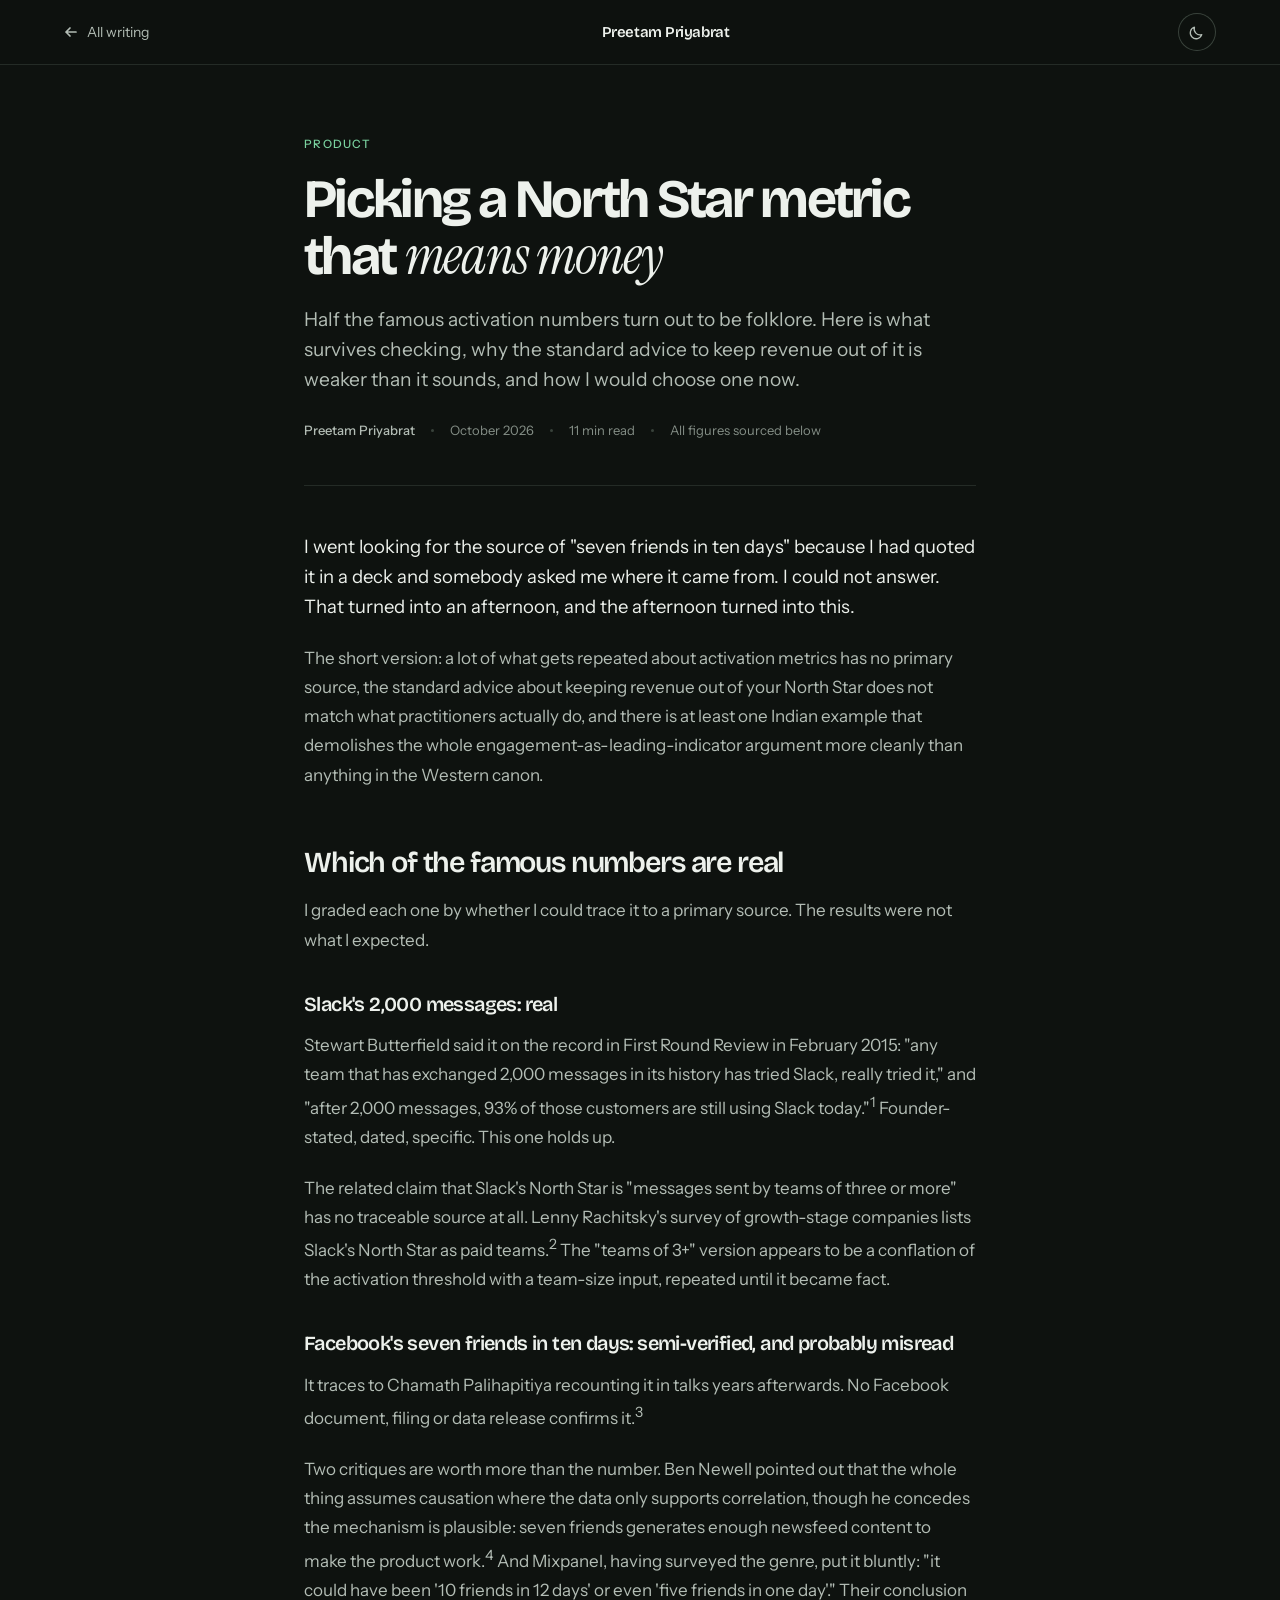
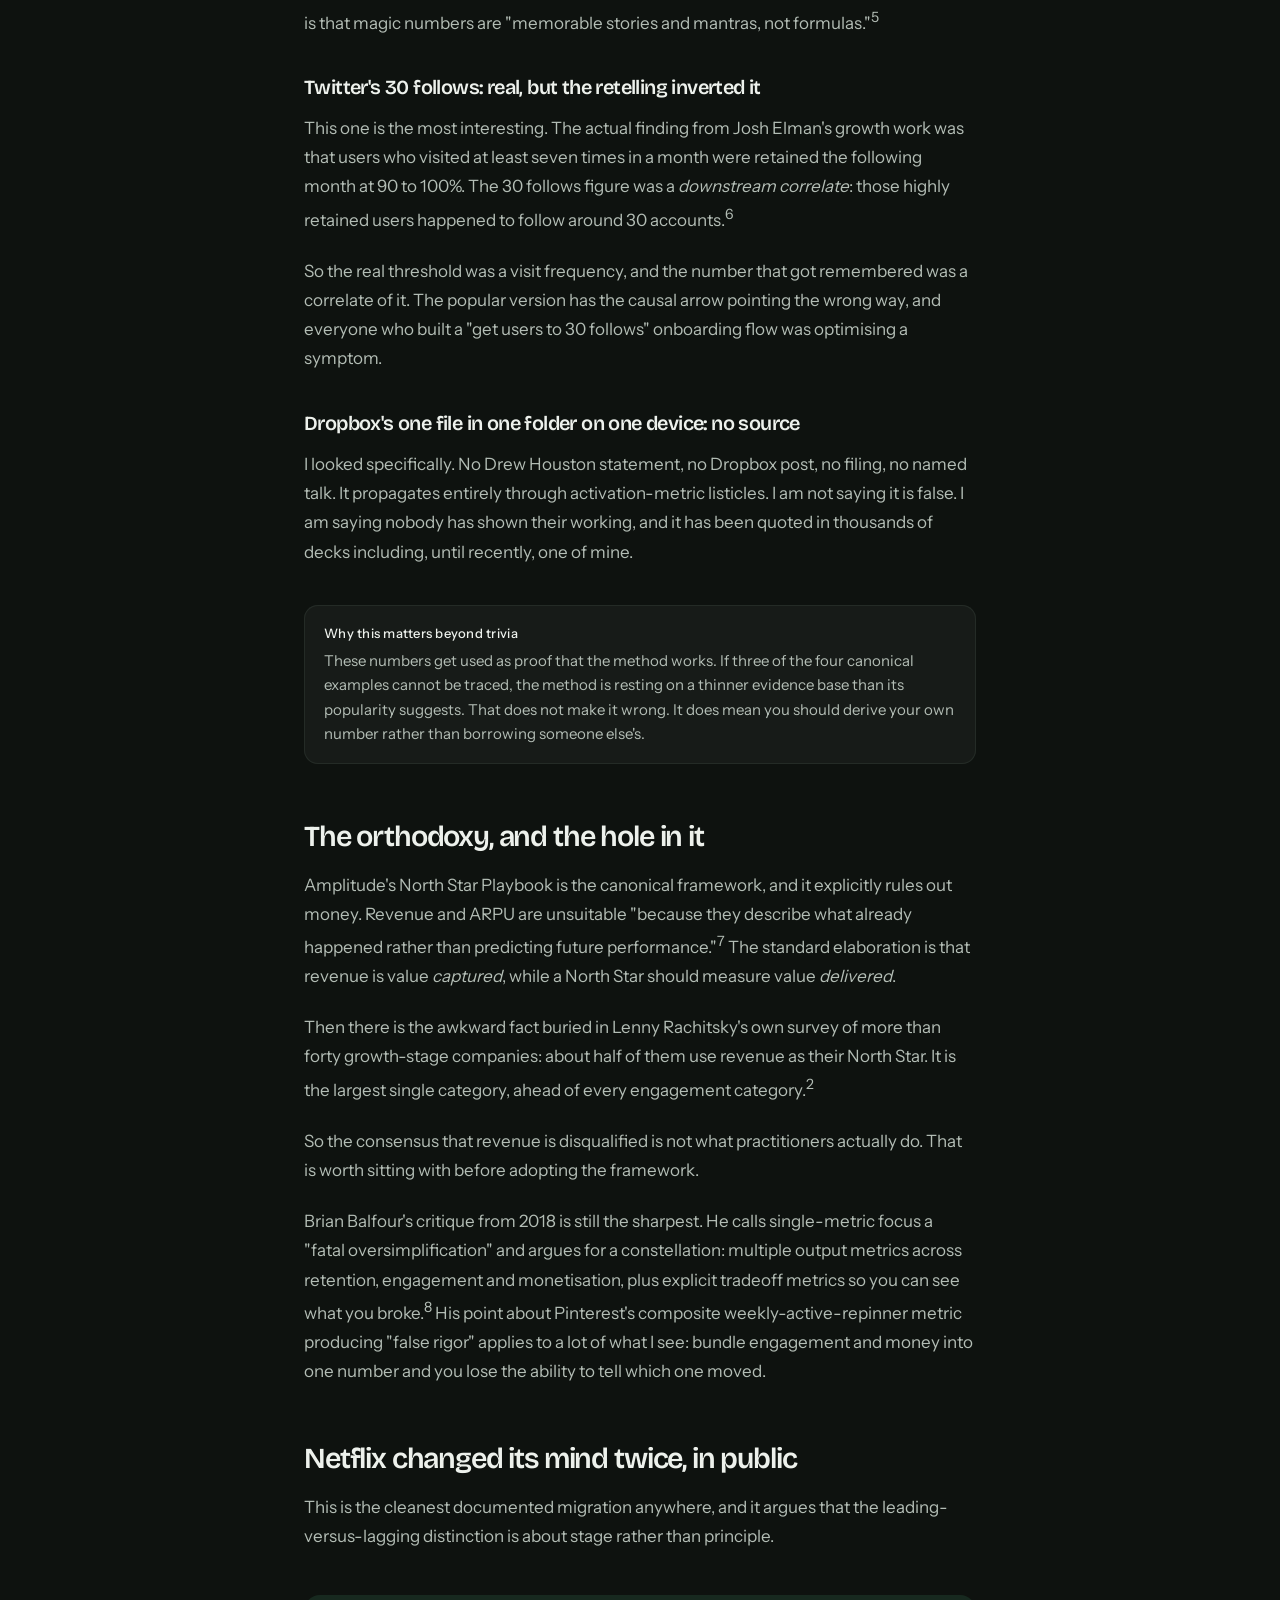
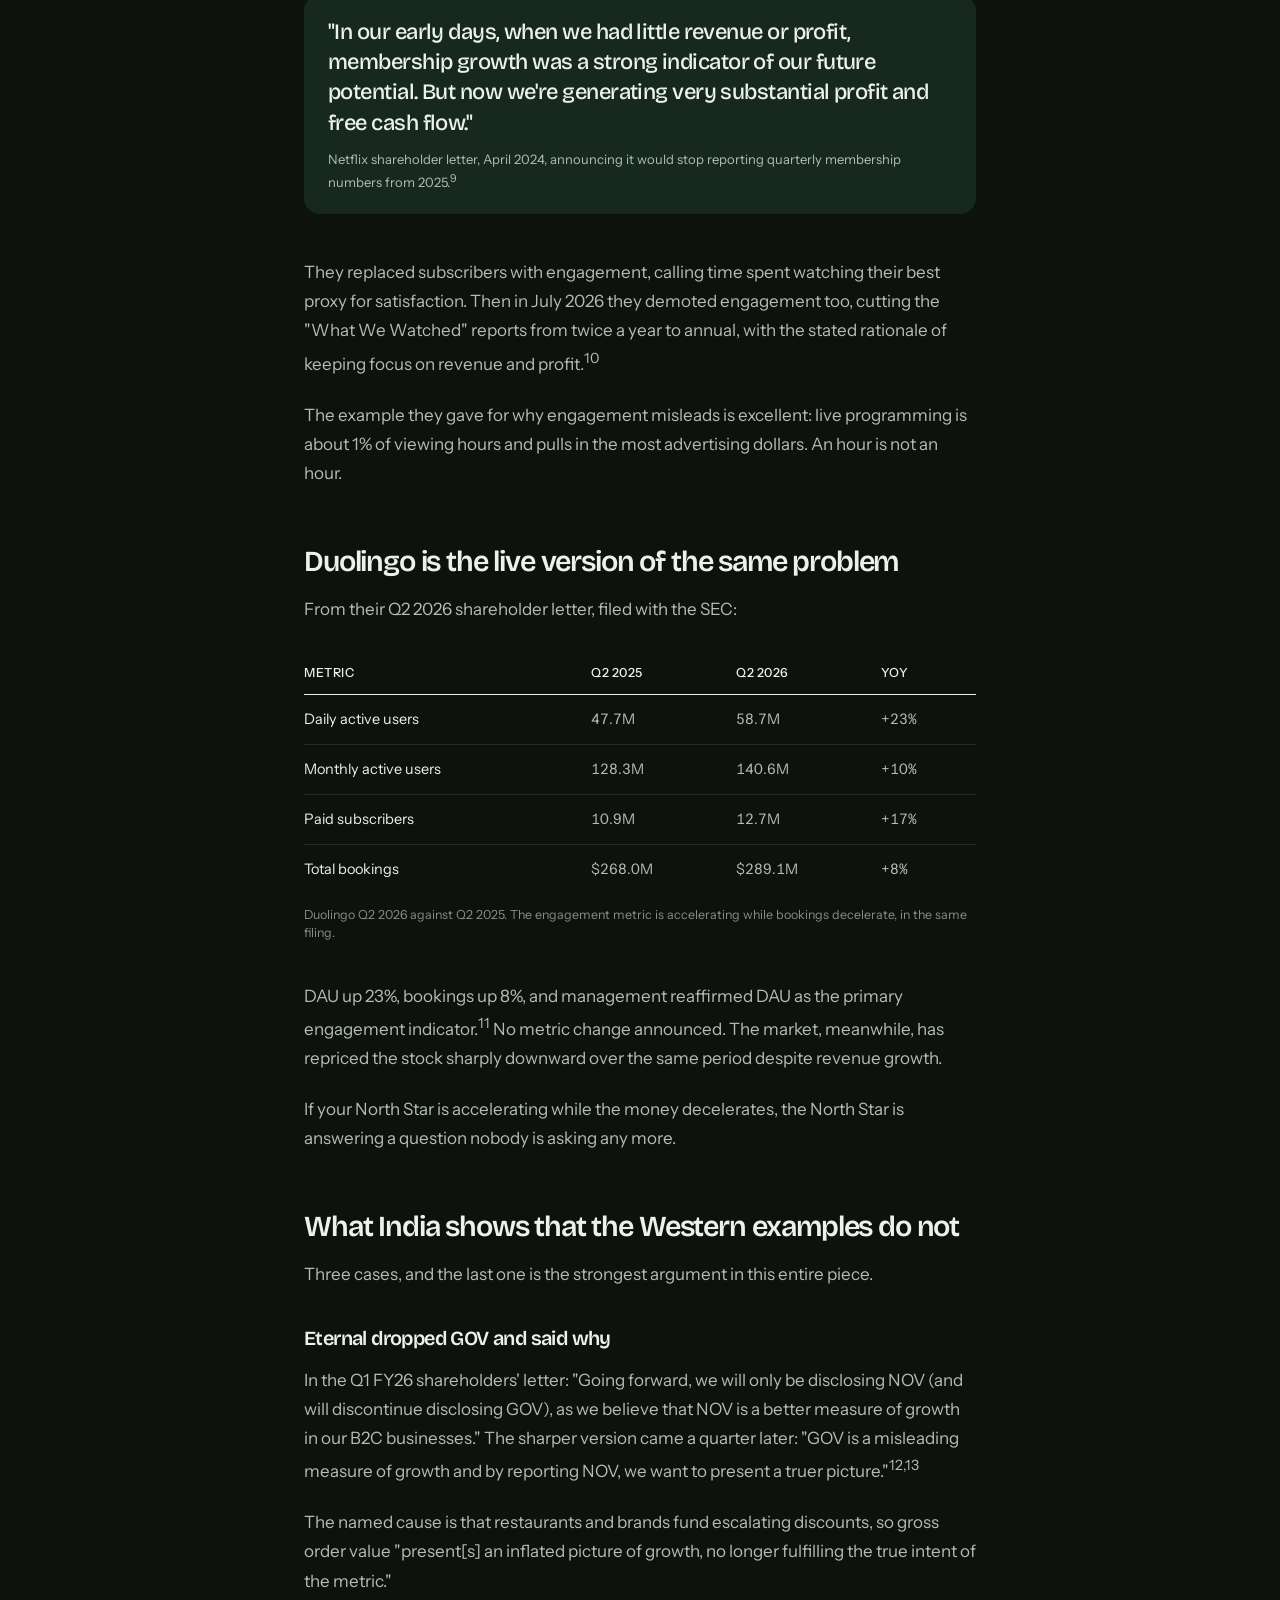
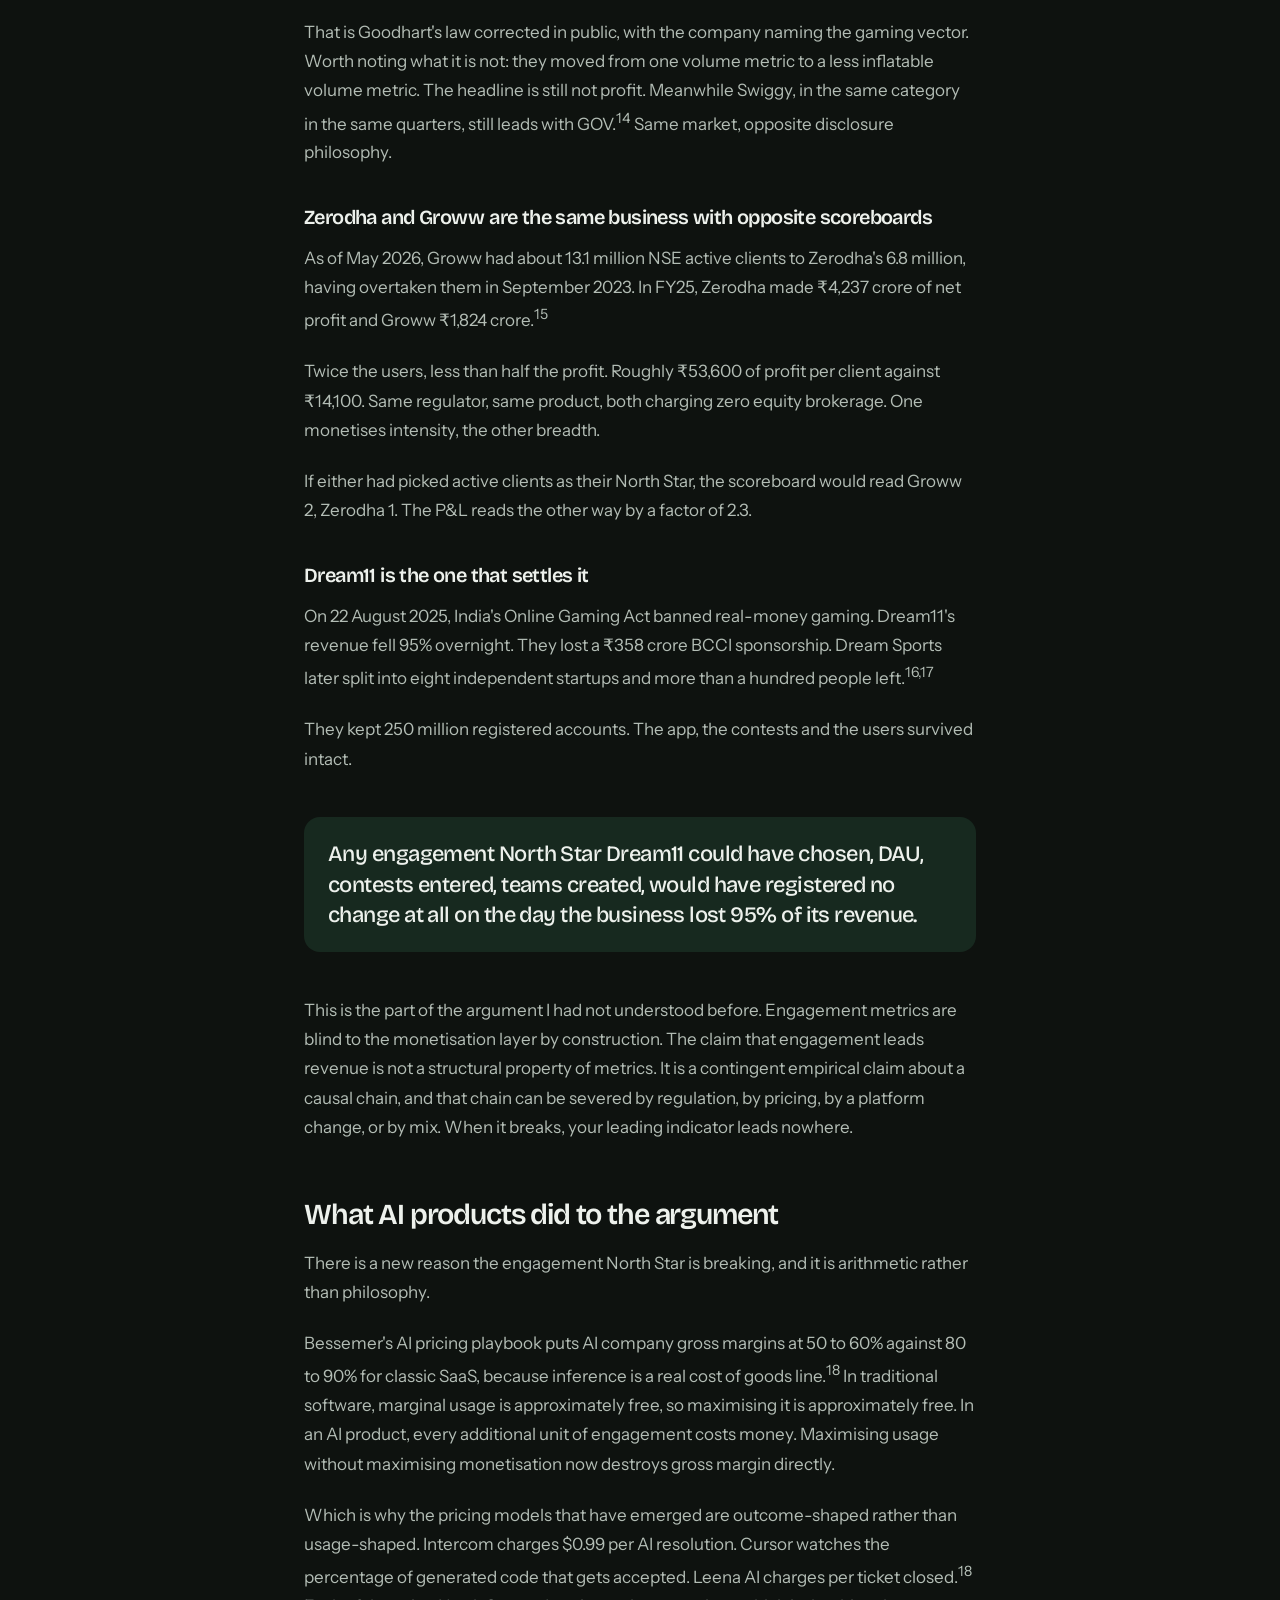
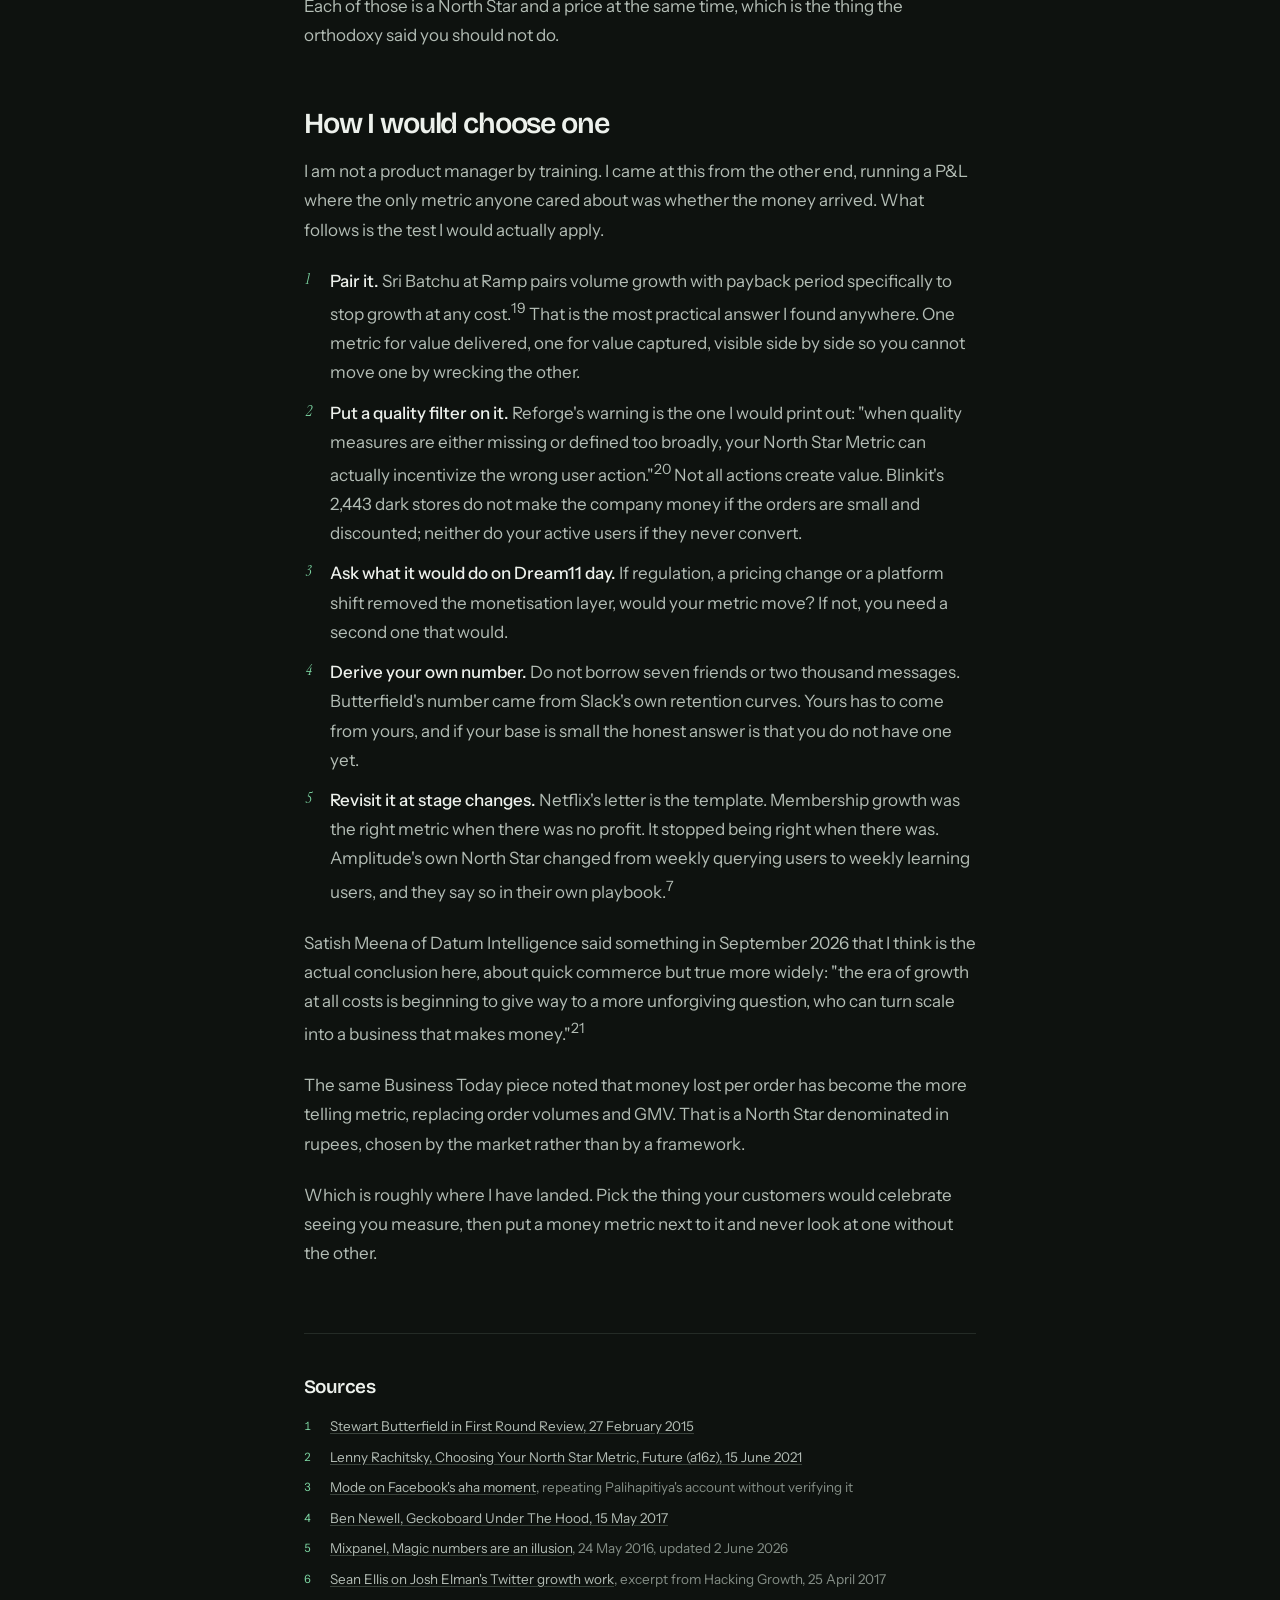
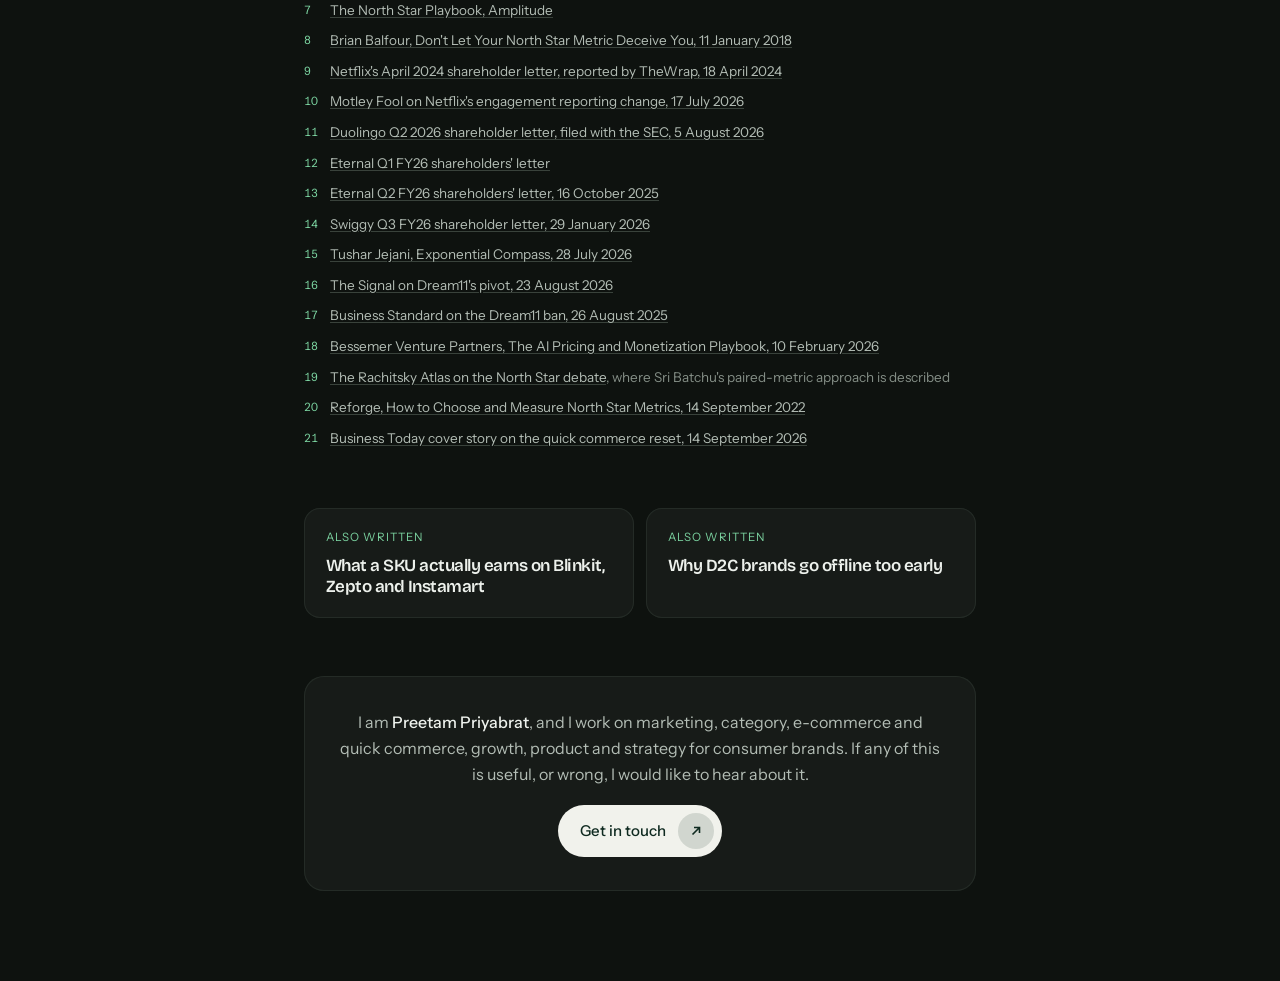
<file: writing/north-star-that-means-money.html>
<!doctype html>
<html lang="en" data-theme="dark">
<head>
<meta charset="utf-8">
<meta name="viewport" content="width=device-width,initial-scale=1">
<title>Picking a North Star metric that means money &middot; Preetam Priyabrat</title>
<meta name="description" content="Which famous activation numbers survive checking, why the orthodoxy against revenue is weaker than it looks, and how to pick a metric a finance team would sign.">
<meta name="theme-color" content="#0E120F">
<meta property="og:title" content="Picking a North Star metric that means money">
<meta property="og:description" content="Which famous activation numbers survive checking, why the orthodoxy against revenue is weaker than it looks, and how to pick a metric a finance team would sign.">
<meta property="og:type" content="article">
<link rel="icon" href="data:image/svg+xml,%3Csvg xmlns='http://www.w3.org/2000/svg' viewBox='0 0 64 64'%3E%3Crect width='64' height='64' rx='14' fill='%23161615'/%3E%3Ctext x='50%25' y='56%25' text-anchor='middle' dominant-baseline='middle' font-family='Georgia,serif' font-size='28' fill='%23EDEDE9'%3EPP%3C/text%3E%3C/svg%3E">
<link rel="stylesheet" href="../assets/site.css">
<script>try{if(localStorage.getItem("pp-theme")==="light")document.documentElement.removeAttribute("data-theme");}catch(e){}</script>
</head>
<body>

<header class="art-nav">
  <div class="wrap">
    <a class="art-back" href="../index.html#notes"><svg viewBox="0 0 14 14" fill="none" stroke="currentColor" stroke-width="1.7" stroke-linecap="round" stroke-linejoin="round"><path d="M12 7H2M6 3L2 7l4 4"/></svg>All writing</a>
    <a class="namemark" href="../index.html">Preetam Priyabrat</a>
    <button class="nav-ico" id="themeBtn" type="button" aria-label="Switch to light mode" aria-pressed="true" title="Light mode">
      <svg class="sun" viewBox="0 0 20 20" fill="none" stroke="currentColor" stroke-width="1.5" stroke-linecap="round"><circle cx="10" cy="10" r="3.6"/><path d="M10 1.8v2M10 16.2v2M18.2 10h-2M3.8 10h-2M15.8 4.2l-1.4 1.4M5.6 14.4l-1.4 1.4M15.8 15.8l-1.4-1.4M5.6 5.6L4.2 4.2"/></svg>
      <svg class="moon" viewBox="0 0 20 20" fill="none" stroke="currentColor" stroke-width="1.5" stroke-linejoin="round"><path d="M16.2 12.4A6.8 6.8 0 0 1 7.6 3.8a6.9 6.9 0 1 0 8.6 8.6z"/></svg>
    </button>
  </div>
</header>

<main class="art">
  <article class="art-wrap">
<span class="art-k">Product</span>
<h1>Picking a North Star metric that <em>means money</em></h1>
<p class="art-sub">Half the famous activation numbers turn out to be folklore. Here is what survives checking, why the standard advice to keep revenue out of it is weaker than it sounds, and how I would choose one now.</p>
<div class="art-meta">
  <span><b>Preetam Priyabrat</b></span><i></i>
  <span>October 2026</span><i></i>
  <span>11 min read</span><i></i>
  <span>All figures sourced below</span>
</div>

<div class="art-body">

<p>I went looking for the source of "seven friends in ten days" because I had quoted it in a deck and somebody asked me where it came from. I could not answer. That turned into an afternoon, and the afternoon turned into this.</p>

<p>The short version: a lot of what gets repeated about activation metrics has no primary source, the standard advice about keeping revenue out of your North Star does not match what practitioners actually do, and there is at least one Indian example that demolishes the whole engagement-as-leading-indicator argument more cleanly than anything in the Western canon.</p>

<h2>Which of the famous numbers are real</h2>

<p>I graded each one by whether I could trace it to a primary source. The results were not what I expected.</p>

<h3>Slack's 2,000 messages: real</h3>

<p>Stewart Butterfield said it on the record in First Round Review in February 2015: "any team that has exchanged 2,000 messages in its history has tried Slack, really tried it," and "after 2,000 messages, 93% of those customers are still using Slack today."<sup>1</sup> Founder-stated, dated, specific. This one holds up.</p>

<p>The related claim that Slack's North Star is "messages sent by teams of three or more" has no traceable source at all. Lenny Rachitsky's survey of growth-stage companies lists Slack's North Star as paid teams.<sup>2</sup> The "teams of 3+" version appears to be a conflation of the activation threshold with a team-size input, repeated until it became fact.</p>

<h3>Facebook's seven friends in ten days: semi-verified, and probably misread</h3>

<p>It traces to Chamath Palihapitiya recounting it in talks years afterwards. No Facebook document, filing or data release confirms it.<sup>3</sup></p>

<p>Two critiques are worth more than the number. Ben Newell pointed out that the whole thing assumes causation where the data only supports correlation, though he concedes the mechanism is plausible: seven friends generates enough newsfeed content to make the product work.<sup>4</sup> And Mixpanel, having surveyed the genre, put it bluntly: "it could have been '10 friends in 12 days' or even 'five friends in one day'." Their conclusion is that magic numbers are "memorable stories and mantras, not formulas."<sup>5</sup></p>

<h3>Twitter's 30 follows: real, but the retelling inverted it</h3>

<p>This one is the most interesting. The actual finding from Josh Elman's growth work was that users who visited at least seven times in a month were retained the following month at 90 to 100%. The 30 follows figure was a <em>downstream correlate</em>: those highly retained users happened to follow around 30 accounts.<sup>6</sup></p>

<p>So the real threshold was a visit frequency, and the number that got remembered was a correlate of it. The popular version has the causal arrow pointing the wrong way, and everyone who built a "get users to 30 follows" onboarding flow was optimising a symptom.</p>

<h3>Dropbox's one file in one folder on one device: no source</h3>

<p>I looked specifically. No Drew Houston statement, no Dropbox post, no filing, no named talk. It propagates entirely through activation-metric listicles. I am not saying it is false. I am saying nobody has shown their working, and it has been quoted in thousands of decks including, until recently, one of mine.</p>

<div class="note-box">
<b>Why this matters beyond trivia</b>
These numbers get used as proof that the method works. If three of the four canonical examples cannot be traced, the method is resting on a thinner evidence base than its popularity suggests. That does not make it wrong. It does mean you should derive your own number rather than borrowing someone else's.
</div>

<h2>The orthodoxy, and the hole in it</h2>

<p>Amplitude's North Star Playbook is the canonical framework, and it explicitly rules out money. Revenue and ARPU are unsuitable "because they describe what already happened rather than predicting future performance."<sup>7</sup> The standard elaboration is that revenue is value <em>captured</em>, while a North Star should measure value <em>delivered</em>.</p>

<p>Then there is the awkward fact buried in Lenny Rachitsky's own survey of more than forty growth-stage companies: about half of them use revenue as their North Star. It is the largest single category, ahead of every engagement category.<sup>2</sup></p>

<p>So the consensus that revenue is disqualified is not what practitioners actually do. That is worth sitting with before adopting the framework.</p>

<p>Brian Balfour's critique from 2018 is still the sharpest. He calls single-metric focus a "fatal oversimplification" and argues for a constellation: multiple output metrics across retention, engagement and monetisation, plus explicit tradeoff metrics so you can see what you broke.<sup>8</sup> His point about Pinterest's composite weekly-active-repinner metric producing "false rigor" applies to a lot of what I see: bundle engagement and money into one number and you lose the ability to tell which one moved.</p>

<h2>Netflix changed its mind twice, in public</h2>

<p>This is the cleanest documented migration anywhere, and it argues that the leading-versus-lagging distinction is about stage rather than principle.</p>

<div class="pull">
"In our early days, when we had little revenue or profit, membership growth was a strong indicator of our future potential. But now we're generating very substantial profit and free cash flow."
<small>Netflix shareholder letter, April 2024, announcing it would stop reporting quarterly membership numbers from 2025.<sup>9</sup></small>
</div>

<p>They replaced subscribers with engagement, calling time spent watching their best proxy for satisfaction. Then in July 2026 they demoted engagement too, cutting the "What We Watched" reports from twice a year to annual, with the stated rationale of keeping focus on revenue and profit.<sup>10</sup></p>

<p>The example they gave for why engagement misleads is excellent: live programming is about 1% of viewing hours and pulls in the most advertising dollars. An hour is not an hour.</p>

<h2>Duolingo is the live version of the same problem</h2>

<p>From their Q2 2026 shareholder letter, filed with the SEC:</p>

<div class="art-table">
<table>
  <caption>Duolingo Q2 2026 against Q2 2025. The engagement metric is accelerating while bookings decelerate, in the same filing.</caption>
  <thead><tr><th>Metric</th><th>Q2 2025</th><th>Q2 2026</th><th>YoY</th></tr></thead>
  <tbody>
    <tr><td>Daily active users</td><td class="num">47.7M</td><td class="num">58.7M</td><td class="num">+23%</td></tr>
    <tr><td>Monthly active users</td><td class="num">128.3M</td><td class="num">140.6M</td><td class="num">+10%</td></tr>
    <tr><td>Paid subscribers</td><td class="num">10.9M</td><td class="num">12.7M</td><td class="num">+17%</td></tr>
    <tr><td>Total bookings</td><td class="num">$268.0M</td><td class="num">$289.1M</td><td class="num">+8%</td></tr>
  </tbody>
</table>
</div>

<p>DAU up 23%, bookings up 8%, and management reaffirmed DAU as the primary engagement indicator.<sup>11</sup> No metric change announced. The market, meanwhile, has repriced the stock sharply downward over the same period despite revenue growth.</p>

<p>If your North Star is accelerating while the money decelerates, the North Star is answering a question nobody is asking any more.</p>

<h2>What India shows that the Western examples do not</h2>

<p>Three cases, and the last one is the strongest argument in this entire piece.</p>

<h3>Eternal dropped GOV and said why</h3>

<p>In the Q1 FY26 shareholders' letter: "Going forward, we will only be disclosing NOV (and will discontinue disclosing GOV), as we believe that NOV is a better measure of growth in our B2C businesses." The sharper version came a quarter later: "GOV is a misleading measure of growth and by reporting NOV, we want to present a truer picture."<sup>12,13</sup></p>

<p>The named cause is that restaurants and brands fund escalating discounts, so gross order value "present[s] an inflated picture of growth, no longer fulfilling the true intent of the metric."</p>

<p>That is Goodhart's law corrected in public, with the company naming the gaming vector. Worth noting what it is not: they moved from one volume metric to a less inflatable volume metric. The headline is still not profit. Meanwhile Swiggy, in the same category in the same quarters, still leads with GOV.<sup>14</sup> Same market, opposite disclosure philosophy.</p>

<h3>Zerodha and Groww are the same business with opposite scoreboards</h3>

<p>As of May 2026, Groww had about 13.1 million NSE active clients to Zerodha's 6.8 million, having overtaken them in September 2023. In FY25, Zerodha made ₹4,237 crore of net profit and Groww ₹1,824 crore.<sup>15</sup></p>

<p>Twice the users, less than half the profit. Roughly ₹53,600 of profit per client against ₹14,100. Same regulator, same product, both charging zero equity brokerage. One monetises intensity, the other breadth.</p>

<p>If either had picked active clients as their North Star, the scoreboard would read Groww 2, Zerodha 1. The P&amp;L reads the other way by a factor of 2.3.</p>

<h3>Dream11 is the one that settles it</h3>

<p>On 22 August 2025, India's Online Gaming Act banned real-money gaming. Dream11's revenue fell 95% overnight. They lost a ₹358 crore BCCI sponsorship. Dream Sports later split into eight independent startups and more than a hundred people left.<sup>16,17</sup></p>

<p>They kept 250 million registered accounts. The app, the contests and the users survived intact.</p>

<div class="pull">
Any engagement North Star Dream11 could have chosen, DAU, contests entered, teams created, would have registered no change at all on the day the business lost 95% of its revenue.
</div>

<p>This is the part of the argument I had not understood before. Engagement metrics are blind to the monetisation layer by construction. The claim that engagement leads revenue is not a structural property of metrics. It is a contingent empirical claim about a causal chain, and that chain can be severed by regulation, by pricing, by a platform change, or by mix. When it breaks, your leading indicator leads nowhere.</p>

<h2>What AI products did to the argument</h2>

<p>There is a new reason the engagement North Star is breaking, and it is arithmetic rather than philosophy.</p>

<p>Bessemer's AI pricing playbook puts AI company gross margins at 50 to 60% against 80 to 90% for classic SaaS, because inference is a real cost of goods line.<sup>18</sup> In traditional software, marginal usage is approximately free, so maximising it is approximately free. In an AI product, every additional unit of engagement costs money. Maximising usage without maximising monetisation now destroys gross margin directly.</p>

<p>Which is why the pricing models that have emerged are outcome-shaped rather than usage-shaped. Intercom charges $0.99 per AI resolution. Cursor watches the percentage of generated code that gets accepted. Leena AI charges per ticket closed.<sup>18</sup> Each of those is a North Star and a price at the same time, which is the thing the orthodoxy said you should not do.</p>

<h2>How I would choose one</h2>

<p>I am not a product manager by training. I came at this from the other end, running a P&amp;L where the only metric anyone cared about was whether the money arrived. What follows is the test I would actually apply.</p>

<ol>
<li><strong>Pair it.</strong> Sri Batchu at Ramp pairs volume growth with payback period specifically to stop growth at any cost.<sup>19</sup> That is the most practical answer I found anywhere. One metric for value delivered, one for value captured, visible side by side so you cannot move one by wrecking the other.</li>
<li><strong>Put a quality filter on it.</strong> Reforge's warning is the one I would print out: "when quality measures are either missing or defined too broadly, your North Star Metric can actually incentivize the wrong user action."<sup>20</sup> Not all actions create value. Blinkit's 2,443 dark stores do not make the company money if the orders are small and discounted; neither do your active users if they never convert.</li>
<li><strong>Ask what it would do on Dream11 day.</strong> If regulation, a pricing change or a platform shift removed the monetisation layer, would your metric move? If not, you need a second one that would.</li>
<li><strong>Derive your own number.</strong> Do not borrow seven friends or two thousand messages. Butterfield's number came from Slack's own retention curves. Yours has to come from yours, and if your base is small the honest answer is that you do not have one yet.</li>
<li><strong>Revisit it at stage changes.</strong> Netflix's letter is the template. Membership growth was the right metric when there was no profit. It stopped being right when there was. Amplitude's own North Star changed from weekly querying users to weekly learning users, and they say so in their own playbook.<sup>7</sup></li>
</ol>

<p>Satish Meena of Datum Intelligence said something in September 2026 that I think is the actual conclusion here, about quick commerce but true more widely: "the era of growth at all costs is beginning to give way to a more unforgiving question, who can turn scale into a business that makes money."<sup>21</sup></p>

<p>The same Business Today piece noted that money lost per order has become the more telling metric, replacing order volumes and GMV. That is a North Star denominated in rupees, chosen by the market rather than by a framework.</p>

<p>Which is roughly where I have landed. Pick the thing your customers would celebrate seeing you measure, then put a money metric next to it and never look at one without the other.</p>

</div>

<div class="art-end">
<h2>Sources</h2>
<ol class="srcs">
<li><a href="https://review.firstround.com/from-0-to-1b-slacks-founder-shares-their-epic-launch-strategy/" target="_blank" rel="noopener">Stewart Butterfield in First Round Review, 27 February 2015</a></li>
<li><a href="https://future.com/north-star-metrics/" target="_blank" rel="noopener">Lenny Rachitsky, Choosing Your North Star Metric, Future (a16z), 15 June 2021</a></li>
<li><a href="https://mode.com/blog/facebook-aha-moment-simpler-than-you-think/" target="_blank" rel="noopener">Mode on Facebook's aha moment</a>, repeating Palihapitiya's account without verifying it</li>
<li><a href="https://medium.com/geckoboard-under-the-hood/how-facebooks-7-friends-in-10-days-got-everyone-confused-about-correlation-and-causation-25da4bb8220e" target="_blank" rel="noopener">Ben Newell, Geckoboard Under The Hood, 15 May 2017</a></li>
<li><a href="https://mixpanel.com/blog/magic-numbers-are-an-illusion/" target="_blank" rel="noopener">Mixpanel, Magic numbers are an illusion</a>, 24 May 2016, updated 2 June 2026</li>
<li><a href="https://mattermark.com/putting-it-all-together-how-josh-elman-identified-a-growth-driver-at-twitter/" target="_blank" rel="noopener">Sean Ellis on Josh Elman's Twitter growth work</a>, excerpt from Hacking Growth, 25 April 2017</li>
<li><a href="https://info.amplitude.com/rs/138-CDN-550/images/Amplitude-The-North-Star-Playbook.pdf" target="_blank" rel="noopener">The North Star Playbook, Amplitude</a></li>
<li><a href="https://brianbalfour.com/essays/north-star-metric-growth" target="_blank" rel="noopener">Brian Balfour, Don't Let Your North Star Metric Deceive You, 11 January 2018</a></li>
<li><a href="https://www.thewrap.com/netflix-stop-reporting-subscriber-numbers-2025-engagement/" target="_blank" rel="noopener">Netflix's April 2024 shareholder letter, reported by TheWrap, 18 April 2024</a></li>
<li><a href="https://www.fool.com/investing/2026/07/17/netflix-just-changed-how-often-it-reports-engageme/" target="_blank" rel="noopener">Motley Fool on Netflix's engagement reporting change, 17 July 2026</a></li>
<li><a href="https://www.sec.gov/Archives/edgar/data/1562088/000162828026053299/q2fy26duolingo6-30x26share.htm" target="_blank" rel="noopener">Duolingo Q2 2026 shareholder letter, filed with the SEC, 5 August 2026</a></li>
<li><a href="https://b.zmtcdn.com/investor-relations/Eternal_Shareholders_Letter_Q1FY26_Results.pdf" target="_blank" rel="noopener">Eternal Q1 FY26 shareholders' letter</a></li>
<li><a href="https://b.zmtcdn.com/investor-relations/Eternal_Shareholders_Letter_Q2FY26_Results.pdf" target="_blank" rel="noopener">Eternal Q2 FY26 shareholders' letter, 16 October 2025</a></li>
<li><a href="https://www.swiggy.com/corporate/wp-content/uploads/2026/01/Q3-FY2026-Shareholder-letter.pdf" target="_blank" rel="noopener">Swiggy Q3 FY26 shareholder letter, 29 January 2026</a></li>
<li><a href="https://exponentialcompass.substack.com/p/groww-has-131-crore-clients-zerodha" target="_blank" rel="noopener">Tushar Jejani, Exponential Compass, 28 July 2026</a></li>
<li><a href="https://thesignal.in/business/2026/08/23/dream11-real-money-gaming-pivot-2026" target="_blank" rel="noopener">The Signal on Dream11's pivot, 23 August 2026</a></li>
<li><a href="https://www.business-standard.com/companies/news/dream11-rmg-ban-new-strategy-revenue-loss-layoffs-125082600219_1.html" target="_blank" rel="noopener">Business Standard on the Dream11 ban, 26 August 2025</a></li>
<li><a href="https://www.bvp.com/atlas/the-ai-pricing-and-monetization-playbook" target="_blank" rel="noopener">Bessemer Venture Partners, The AI Pricing and Monetization Playbook, 10 February 2026</a></li>
<li><a href="https://www.therachitskyatlas.com/questions/north-star-metric-philosophy" target="_blank" rel="noopener">The Rachitsky Atlas on the North Star debate</a>, where Sri Batchu's paired-metric approach is described</li>
<li><a href="https://www.reforge.com/blog/north-star-metrics" target="_blank" rel="noopener">Reforge, How to Choose and Measure North Star Metrics, 14 September 2022</a></li>
<li><a href="https://www.businesstoday.in/magazine/cover-story/story/why-there-are-clear-signs-of-a-reset-in-indias-quick-commerce-sector-555364-2026-09-14" target="_blank" rel="noopener">Business Today cover story on the quick commerce reset, 14 September 2026</a></li>
</ol>
</div>

    <div class="art-more">
    <a href="quick-commerce-unit-economics.html"><small>Also written</small><b>What a SKU actually earns on Blinkit, Zepto and Instamart</b></a>
    <a href="d2c-offline-too-early.html"><small>Also written</small><b>Why D2C brands go offline too early</b></a>
    </div>

    <div class="art-cta">
      <p>I am <b>Preetam Priyabrat</b>, and I work on marketing, category, e-commerce and quick commerce, growth, product and strategy for consumer brands. If any of this is useful, or wrong, I would like to hear about it.</p>
      <a class="btn" href="../index.html#contact">Get in touch <span class="isl"><svg viewBox="0 0 14 14" fill="none" stroke="currentColor" stroke-width="1.6"><path d="M3.5 10.5l7-7M5 3.5h5.5V9"/></svg></span></a>
    </div>
  </article>
</main>

<script>
(function(){
  var btn=document.getElementById("themeBtn"); if(!btn) return;
  var root=document.documentElement;
  function sync(){
    var dark=root.dataset.theme==="dark";
    btn.setAttribute("aria-pressed",dark?"true":"false");
    btn.setAttribute("aria-label",dark?"Switch to light mode":"Switch to dark mode");
    btn.title=dark?"Light mode":"Dark mode";
    var m=document.querySelector('meta[name="theme-color"]');
    if(m) m.setAttribute("content",dark?"#0E120F":"#F4F3EF");
  }
  sync();
  btn.addEventListener("click",function(){
    var dark=root.dataset.theme==="dark";
    root.classList.add("theming");
    if(dark) root.removeAttribute("data-theme"); else root.dataset.theme="dark";
    try{localStorage.setItem("pp-theme",dark?"light":"dark")}catch(e){}
    sync();
    requestAnimationFrame(function(){requestAnimationFrame(function(){root.classList.remove("theming")})});
  });
})();
</script>
</body>
</html>
</file>
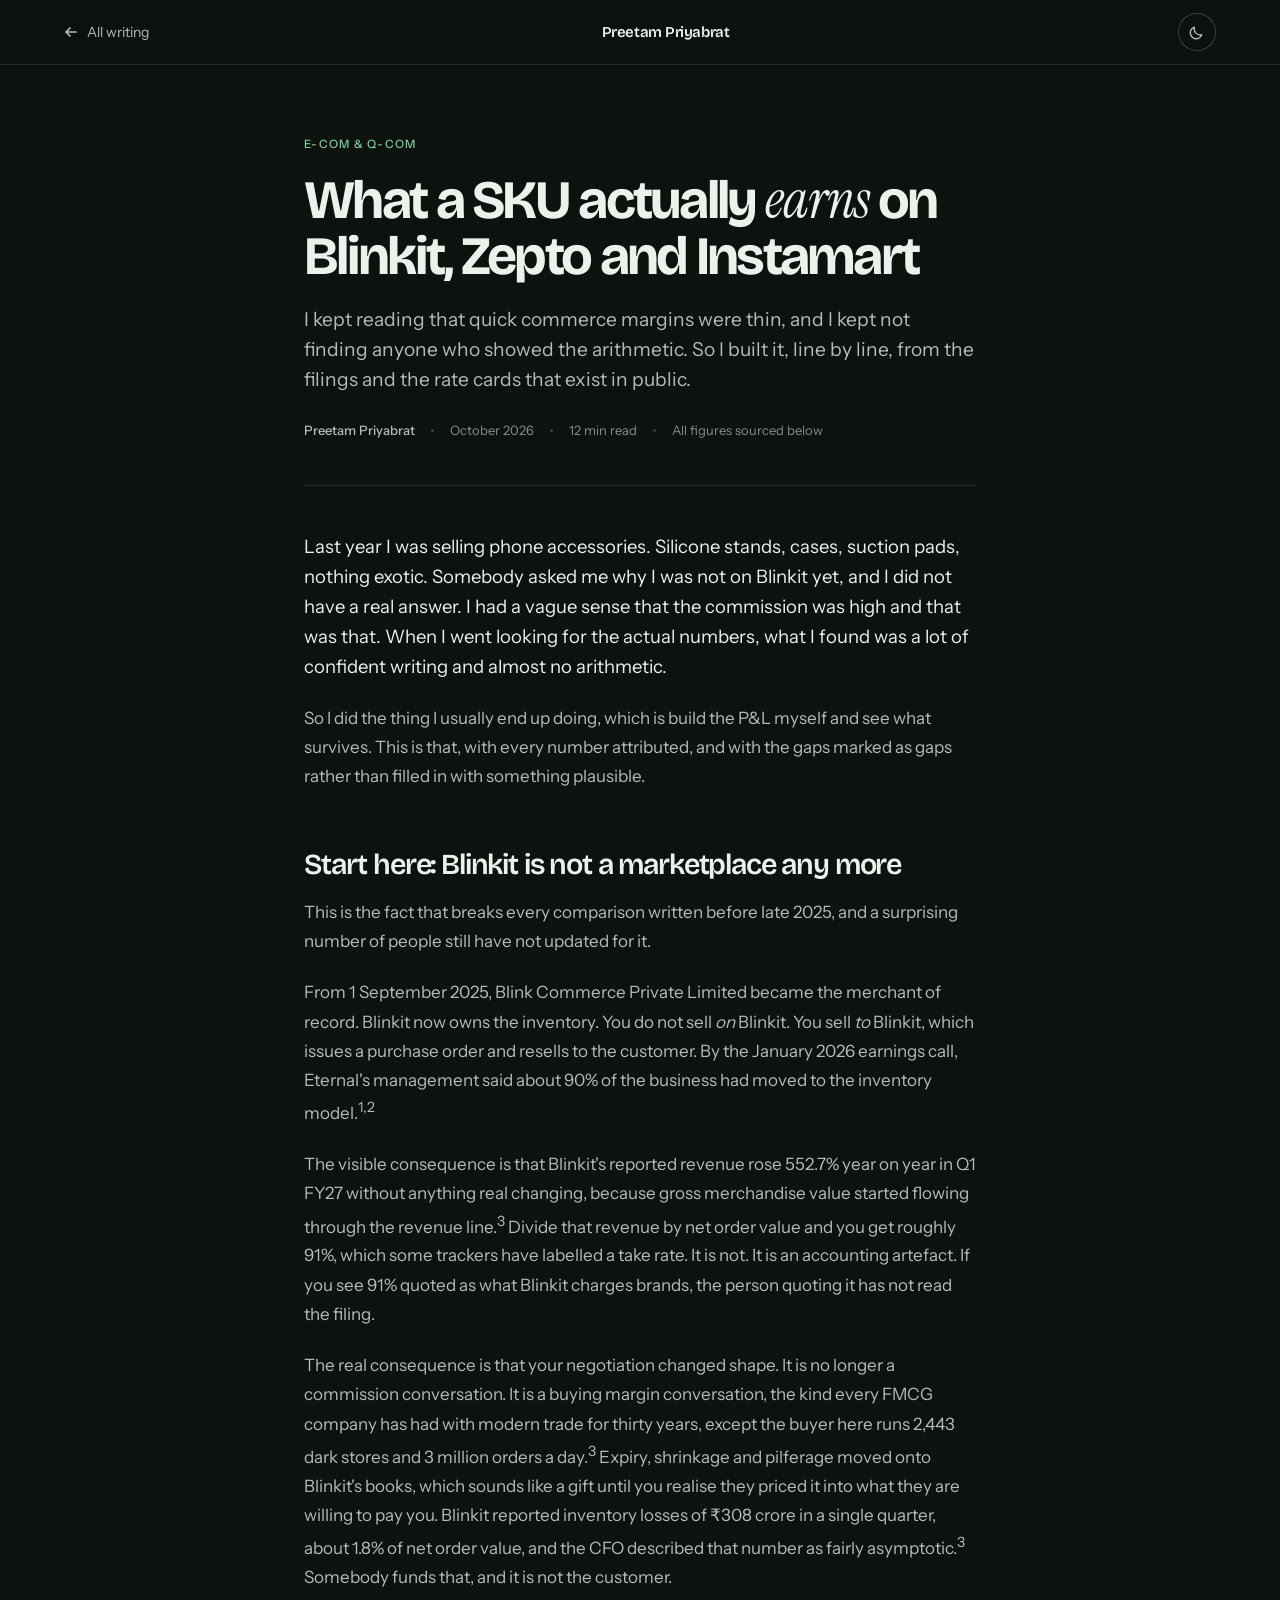
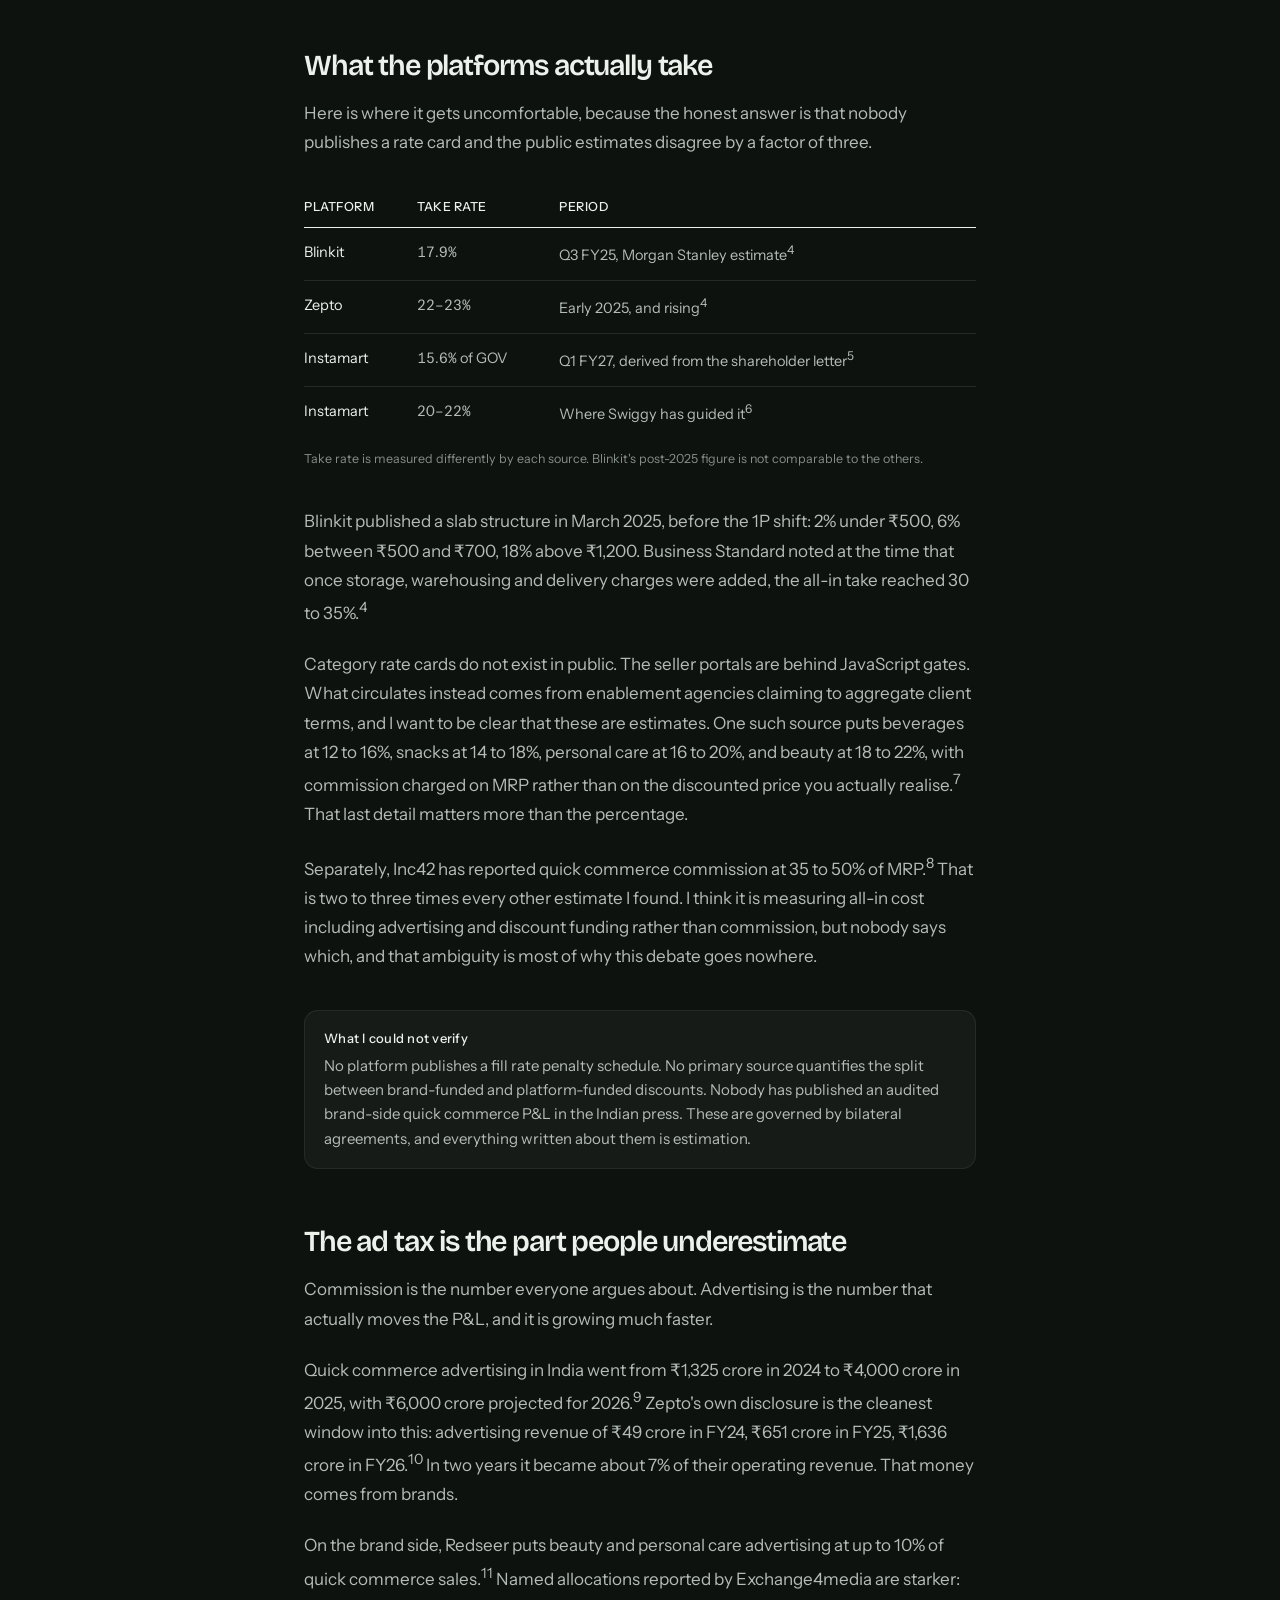
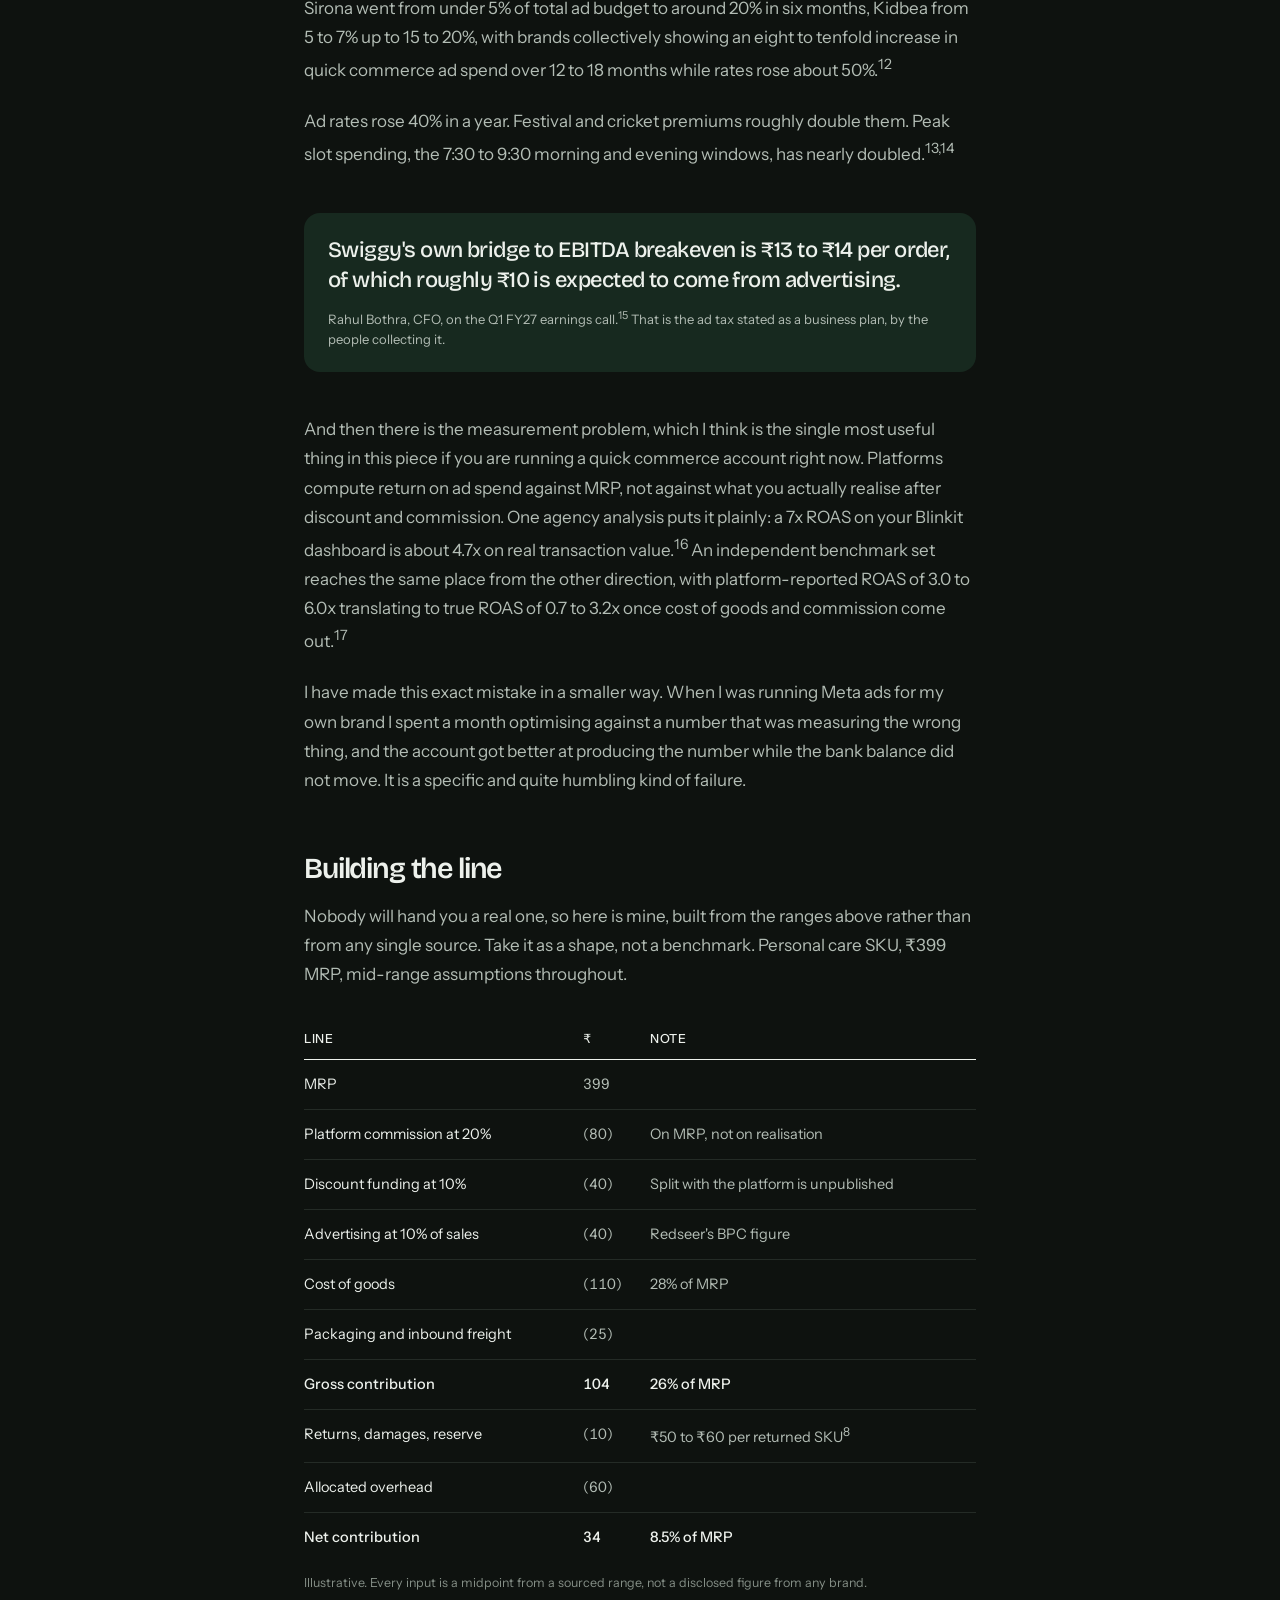
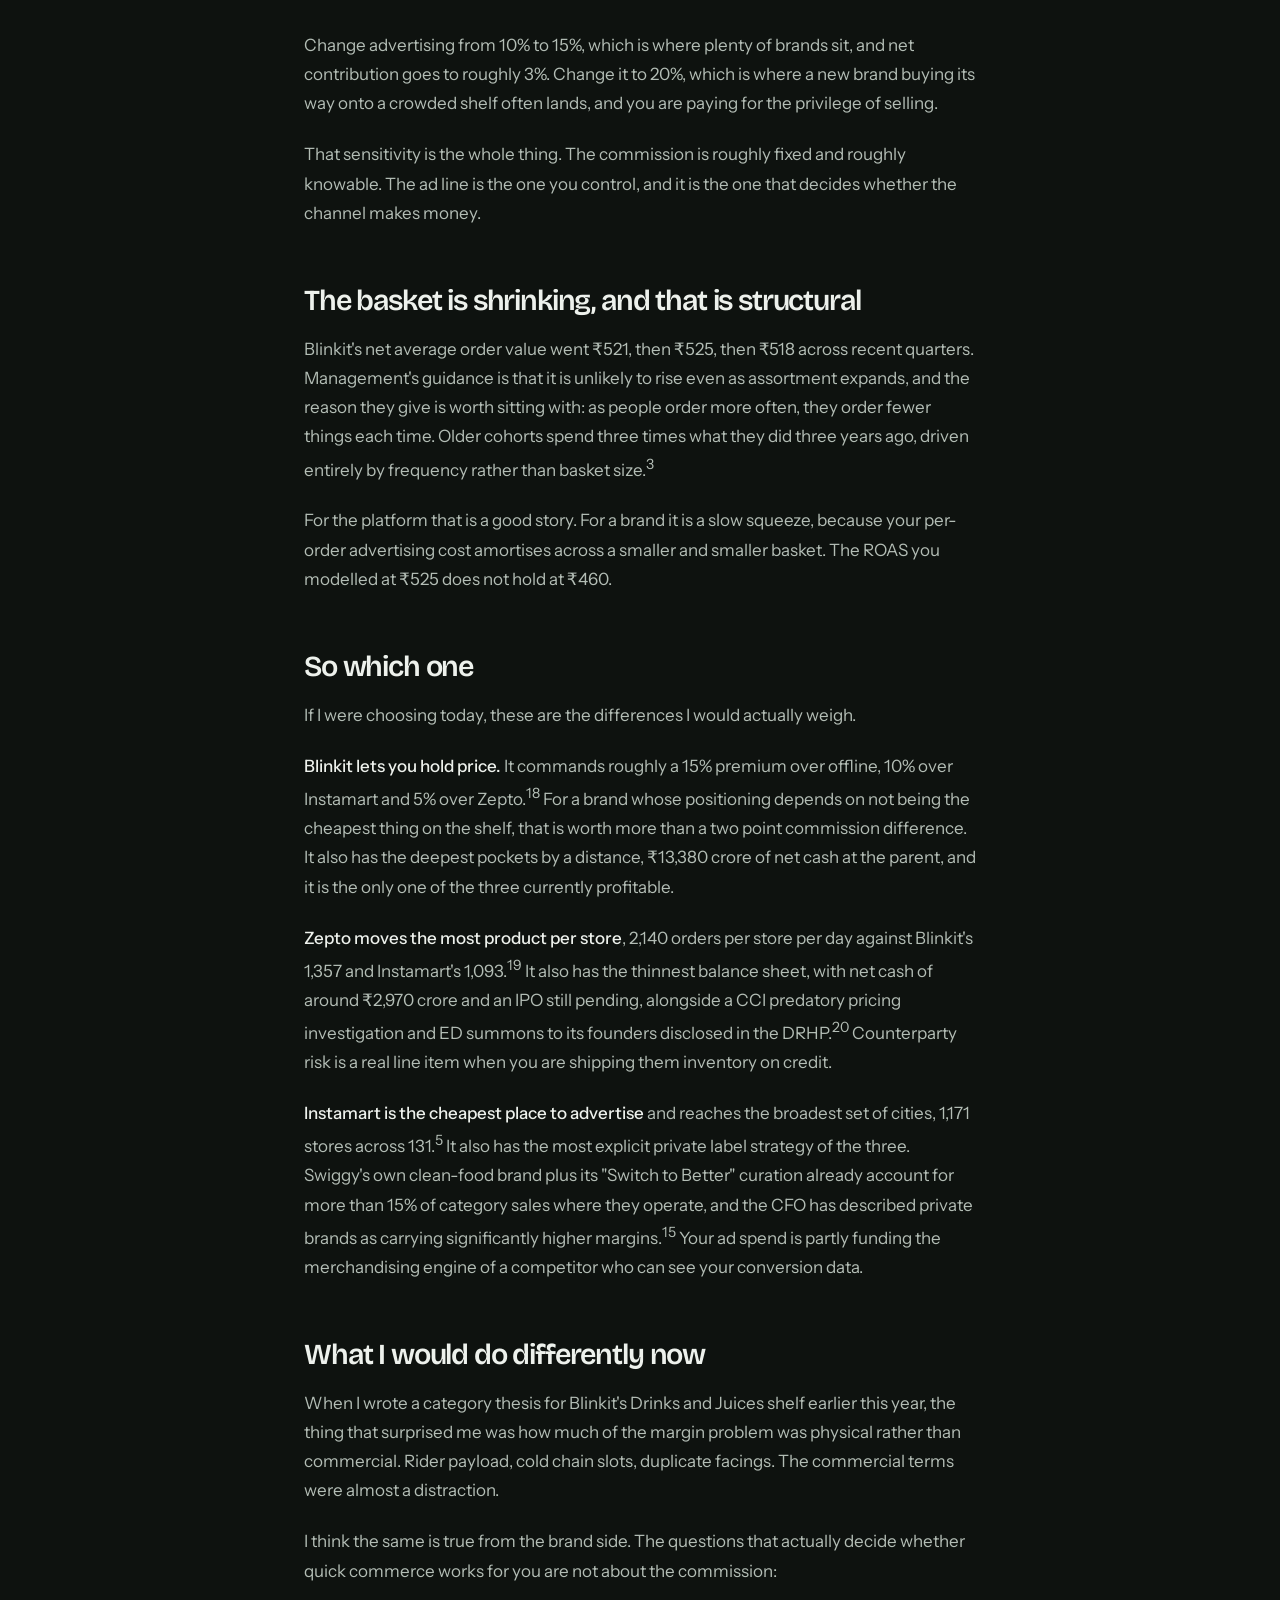
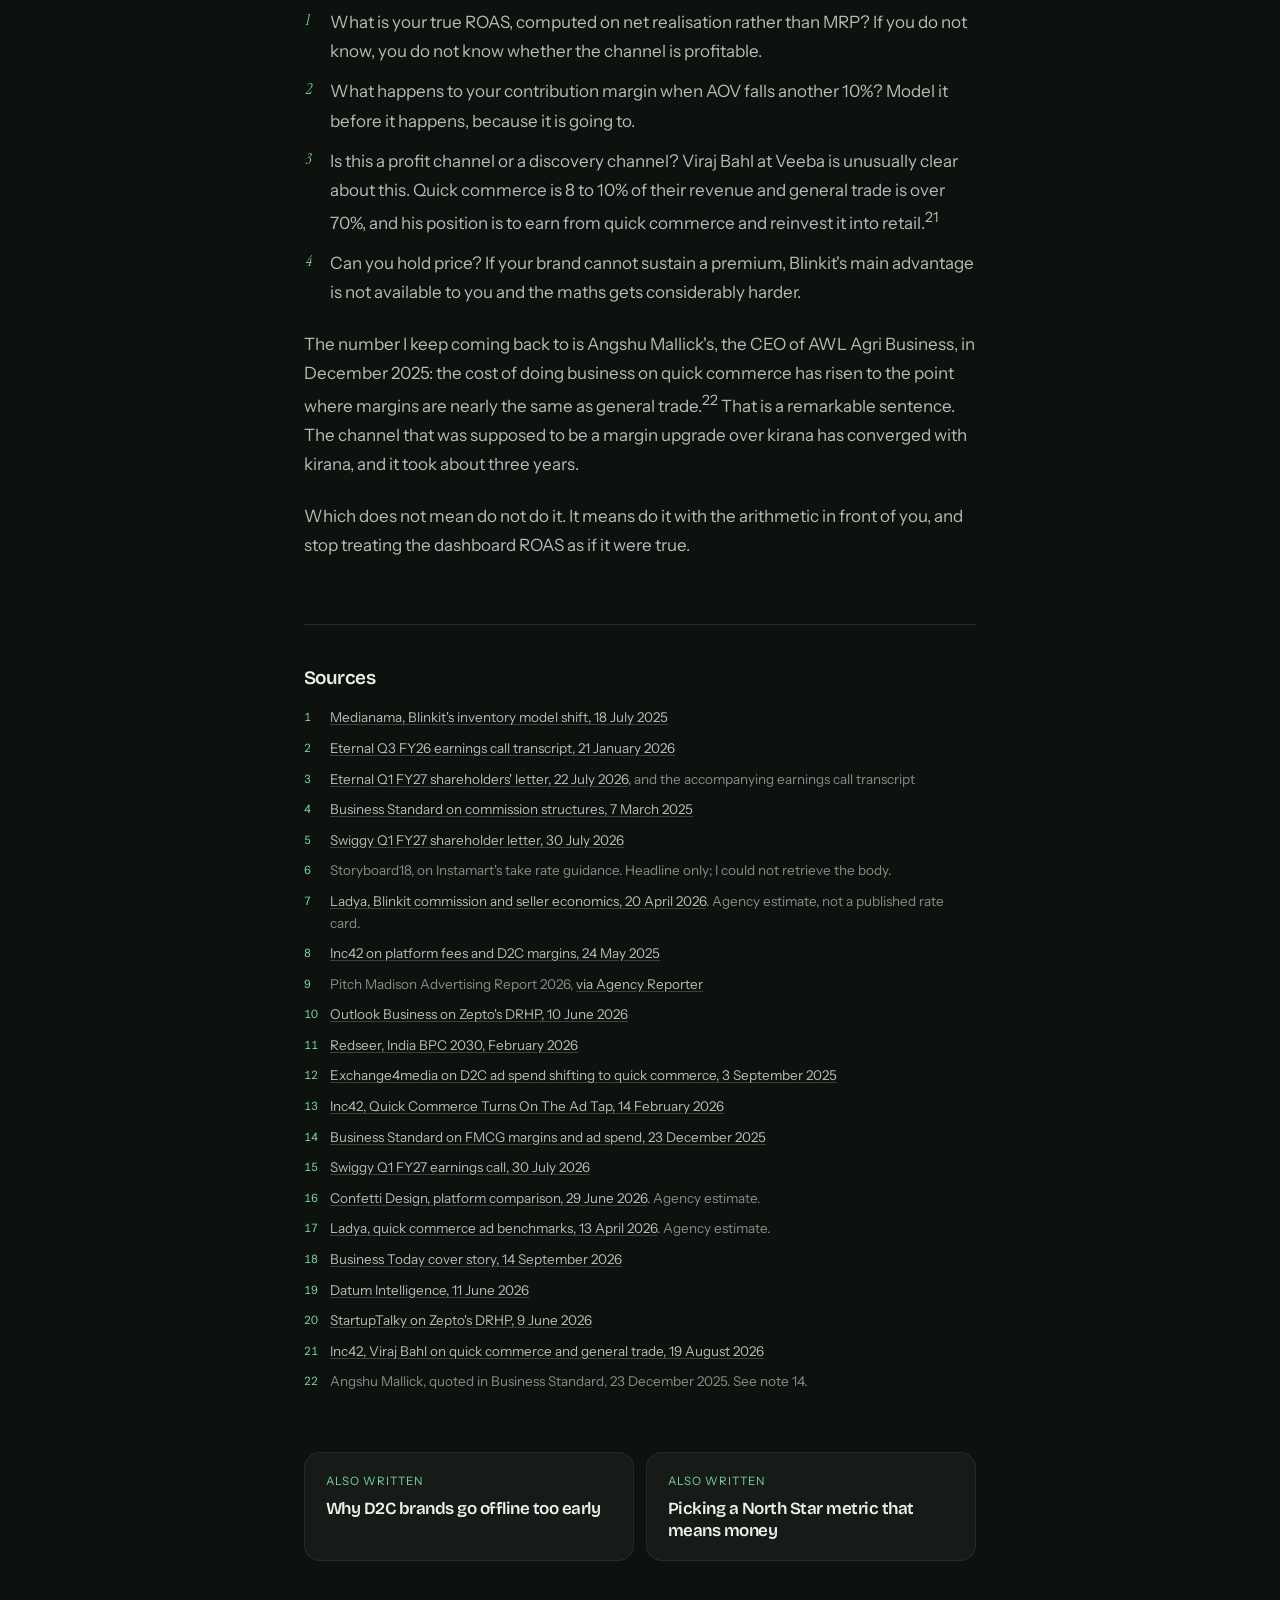
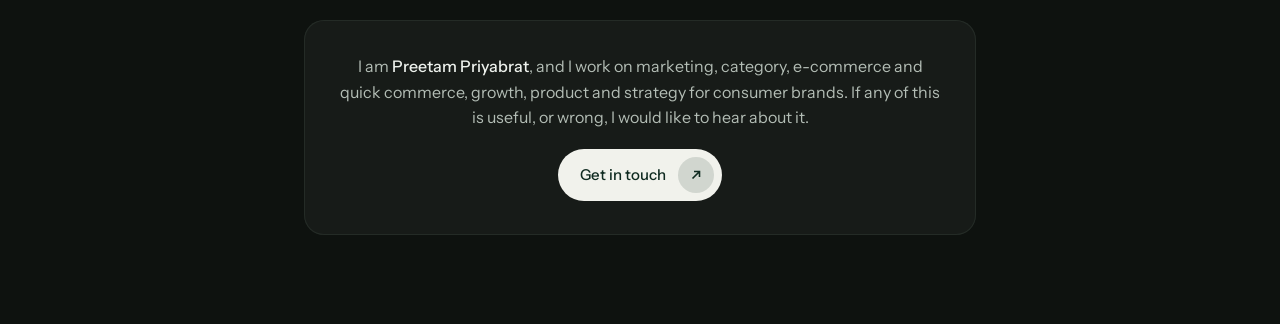
<file: writing/quick-commerce-unit-economics.html>
<!doctype html>
<html lang="en" data-theme="dark">
<head>
<meta charset="utf-8">
<meta name="viewport" content="width=device-width,initial-scale=1">
<title>What a SKU actually earns on Blinkit, Zepto and Instamart &middot; Preetam Priyabrat</title>
<meta name="description" content="A line-by-line build of quick commerce unit economics for an Indian D2C brand, from the filings and rate cards that exist in public.">
<meta name="theme-color" content="#0E120F">
<meta property="og:title" content="What a SKU actually earns on Blinkit, Zepto and Instamart">
<meta property="og:description" content="A line-by-line build of quick commerce unit economics for an Indian D2C brand, from the filings and rate cards that exist in public.">
<meta property="og:type" content="article">
<link rel="icon" href="data:image/svg+xml,%3Csvg xmlns='http://www.w3.org/2000/svg' viewBox='0 0 64 64'%3E%3Crect width='64' height='64' rx='14' fill='%23161615'/%3E%3Ctext x='50%25' y='56%25' text-anchor='middle' dominant-baseline='middle' font-family='Georgia,serif' font-size='28' fill='%23EDEDE9'%3EPP%3C/text%3E%3C/svg%3E">
<link rel="stylesheet" href="../assets/site.css">
<script>try{if(localStorage.getItem("pp-theme")==="light")document.documentElement.removeAttribute("data-theme");}catch(e){}</script>
</head>
<body>

<header class="art-nav">
  <div class="wrap">
    <a class="art-back" href="../index.html#notes"><svg viewBox="0 0 14 14" fill="none" stroke="currentColor" stroke-width="1.7" stroke-linecap="round" stroke-linejoin="round"><path d="M12 7H2M6 3L2 7l4 4"/></svg>All writing</a>
    <a class="namemark" href="../index.html">Preetam Priyabrat</a>
    <button class="nav-ico" id="themeBtn" type="button" aria-label="Switch to light mode" aria-pressed="true" title="Light mode">
      <svg class="sun" viewBox="0 0 20 20" fill="none" stroke="currentColor" stroke-width="1.5" stroke-linecap="round"><circle cx="10" cy="10" r="3.6"/><path d="M10 1.8v2M10 16.2v2M18.2 10h-2M3.8 10h-2M15.8 4.2l-1.4 1.4M5.6 14.4l-1.4 1.4M15.8 15.8l-1.4-1.4M5.6 5.6L4.2 4.2"/></svg>
      <svg class="moon" viewBox="0 0 20 20" fill="none" stroke="currentColor" stroke-width="1.5" stroke-linejoin="round"><path d="M16.2 12.4A6.8 6.8 0 0 1 7.6 3.8a6.9 6.9 0 1 0 8.6 8.6z"/></svg>
    </button>
  </div>
</header>

<main class="art">
  <article class="art-wrap">
<span class="art-k">E-com &amp; Q-com</span>
<h1>What a SKU actually <em>earns</em> on Blinkit, Zepto and Instamart</h1>
<p class="art-sub">I kept reading that quick commerce margins were thin, and I kept not finding anyone who showed the arithmetic. So I built it, line by line, from the filings and the rate cards that exist in public.</p>
<div class="art-meta">
  <span><b>Preetam Priyabrat</b></span><i></i>
  <span>October 2026</span><i></i>
  <span>12 min read</span><i></i>
  <span>All figures sourced below</span>
</div>

<div class="art-body">

<p>Last year I was selling phone accessories. Silicone stands, cases, suction pads, nothing exotic. Somebody asked me why I was not on Blinkit yet, and I did not have a real answer. I had a vague sense that the commission was high and that was that. When I went looking for the actual numbers, what I found was a lot of confident writing and almost no arithmetic.</p>

<p>So I did the thing I usually end up doing, which is build the P&amp;L myself and see what survives. This is that, with every number attributed, and with the gaps marked as gaps rather than filled in with something plausible.</p>

<h2>Start here: Blinkit is not a marketplace any more</h2>

<p>This is the fact that breaks every comparison written before late 2025, and a surprising number of people still have not updated for it.</p>

<p>From 1 September 2025, Blink Commerce Private Limited became the merchant of record. Blinkit now owns the inventory. You do not sell <em>on</em> Blinkit. You sell <em>to</em> Blinkit, which issues a purchase order and resells to the customer. By the January 2026 earnings call, Eternal's management said about 90% of the business had moved to the inventory model.<sup>1,2</sup></p>

<p>The visible consequence is that Blinkit's reported revenue rose 552.7% year on year in Q1 FY27 without anything real changing, because gross merchandise value started flowing through the revenue line.<sup>3</sup> Divide that revenue by net order value and you get roughly 91%, which some trackers have labelled a take rate. It is not. It is an accounting artefact. If you see 91% quoted as what Blinkit charges brands, the person quoting it has not read the filing.</p>

<p>The real consequence is that your negotiation changed shape. It is no longer a commission conversation. It is a buying margin conversation, the kind every FMCG company has had with modern trade for thirty years, except the buyer here runs 2,443 dark stores and 3 million orders a day.<sup>3</sup> Expiry, shrinkage and pilferage moved onto Blinkit's books, which sounds like a gift until you realise they priced it into what they are willing to pay you. Blinkit reported inventory losses of ₹308 crore in a single quarter, about 1.8% of net order value, and the CFO described that number as fairly asymptotic.<sup>3</sup> Somebody funds that, and it is not the customer.</p>

<h2>What the platforms actually take</h2>

<p>Here is where it gets uncomfortable, because the honest answer is that nobody publishes a rate card and the public estimates disagree by a factor of three.</p>

<div class="art-table">
<table>
  <caption>Take rate is measured differently by each source. Blinkit's post-2025 figure is not comparable to the others.</caption>
  <thead><tr><th>Platform</th><th>Take rate</th><th>Period</th></tr></thead>
  <tbody>
    <tr><td>Blinkit</td><td class="num">17.9%</td><td>Q3 FY25, Morgan Stanley estimate<sup>4</sup></td></tr>
    <tr><td>Zepto</td><td class="num">22&ndash;23%</td><td>Early 2025, and rising<sup>4</sup></td></tr>
    <tr><td>Instamart</td><td class="num">15.6% of GOV</td><td>Q1 FY27, derived from the shareholder letter<sup>5</sup></td></tr>
    <tr><td>Instamart</td><td class="num">20&ndash;22%</td><td>Where Swiggy has guided it<sup>6</sup></td></tr>
  </tbody>
</table>
</div>

<p>Blinkit published a slab structure in March 2025, before the 1P shift: 2% under ₹500, 6% between ₹500 and ₹700, 18% above ₹1,200. Business Standard noted at the time that once storage, warehousing and delivery charges were added, the all-in take reached 30 to 35%.<sup>4</sup></p>

<p>Category rate cards do not exist in public. The seller portals are behind JavaScript gates. What circulates instead comes from enablement agencies claiming to aggregate client terms, and I want to be clear that these are estimates. One such source puts beverages at 12 to 16%, snacks at 14 to 18%, personal care at 16 to 20%, and beauty at 18 to 22%, with commission charged on MRP rather than on the discounted price you actually realise.<sup>7</sup> That last detail matters more than the percentage.</p>

<p>Separately, Inc42 has reported quick commerce commission at 35 to 50% of MRP.<sup>8</sup> That is two to three times every other estimate I found. I think it is measuring all-in cost including advertising and discount funding rather than commission, but nobody says which, and that ambiguity is most of why this debate goes nowhere.</p>

<div class="note-box">
<b>What I could not verify</b>
No platform publishes a fill rate penalty schedule. No primary source quantifies the split between brand-funded and platform-funded discounts. Nobody has published an audited brand-side quick commerce P&amp;L in the Indian press. These are governed by bilateral agreements, and everything written about them is estimation.
</div>

<h2>The ad tax is the part people underestimate</h2>

<p>Commission is the number everyone argues about. Advertising is the number that actually moves the P&amp;L, and it is growing much faster.</p>

<p>Quick commerce advertising in India went from ₹1,325 crore in 2024 to ₹4,000 crore in 2025, with ₹6,000 crore projected for 2026.<sup>9</sup> Zepto's own disclosure is the cleanest window into this: advertising revenue of ₹49 crore in FY24, ₹651 crore in FY25, ₹1,636 crore in FY26.<sup>10</sup> In two years it became about 7% of their operating revenue. That money comes from brands.</p>

<p>On the brand side, Redseer puts beauty and personal care advertising at up to 10% of quick commerce sales.<sup>11</sup> Named allocations reported by Exchange4media are starker: Sirona went from under 5% of total ad budget to around 20% in six months, Kidbea from 5 to 7% up to 15 to 20%, with brands collectively showing an eight to tenfold increase in quick commerce ad spend over 12 to 18 months while rates rose about 50%.<sup>12</sup></p>

<p>Ad rates rose 40% in a year. Festival and cricket premiums roughly double them. Peak slot spending, the 7:30 to 9:30 morning and evening windows, has nearly doubled.<sup>13,14</sup></p>

<div class="pull">
Swiggy's own bridge to EBITDA breakeven is ₹13 to ₹14 per order, of which roughly ₹10 is expected to come from advertising.
<small>Rahul Bothra, CFO, on the Q1 FY27 earnings call.<sup>15</sup> That is the ad tax stated as a business plan, by the people collecting it.</small>
</div>

<p>And then there is the measurement problem, which I think is the single most useful thing in this piece if you are running a quick commerce account right now. Platforms compute return on ad spend against MRP, not against what you actually realise after discount and commission. One agency analysis puts it plainly: a 7x ROAS on your Blinkit dashboard is about 4.7x on real transaction value.<sup>16</sup> An independent benchmark set reaches the same place from the other direction, with platform-reported ROAS of 3.0 to 6.0x translating to true ROAS of 0.7 to 3.2x once cost of goods and commission come out.<sup>17</sup></p>

<p>I have made this exact mistake in a smaller way. When I was running Meta ads for my own brand I spent a month optimising against a number that was measuring the wrong thing, and the account got better at producing the number while the bank balance did not move. It is a specific and quite humbling kind of failure.</p>

<h2>Building the line</h2>

<p>Nobody will hand you a real one, so here is mine, built from the ranges above rather than from any single source. Take it as a shape, not a benchmark. Personal care SKU, ₹399 MRP, mid-range assumptions throughout.</p>

<div class="art-table">
<table>
  <caption>Illustrative. Every input is a midpoint from a sourced range, not a disclosed figure from any brand.</caption>
  <thead><tr><th>Line</th><th>₹</th><th>Note</th></tr></thead>
  <tbody>
    <tr><td>MRP</td><td class="num">399</td><td></td></tr>
    <tr><td>Platform commission at 20%</td><td class="num">(80)</td><td>On MRP, not on realisation</td></tr>
    <tr><td>Discount funding at 10%</td><td class="num">(40)</td><td>Split with the platform is unpublished</td></tr>
    <tr><td>Advertising at 10% of sales</td><td class="num">(40)</td><td>Redseer's BPC figure</td></tr>
    <tr><td>Cost of goods</td><td class="num">(110)</td><td>28% of MRP</td></tr>
    <tr><td>Packaging and inbound freight</td><td class="num">(25)</td><td></td></tr>
    <tr><td><strong>Gross contribution</strong></td><td class="num"><strong>104</strong></td><td><strong>26% of MRP</strong></td></tr>
    <tr><td>Returns, damages, reserve</td><td class="num">(10)</td><td>₹50 to ₹60 per returned SKU<sup>8</sup></td></tr>
    <tr><td>Allocated overhead</td><td class="num">(60)</td><td></td></tr>
    <tr><td><strong>Net contribution</strong></td><td class="num"><strong>34</strong></td><td><strong>8.5% of MRP</strong></td></tr>
  </tbody>
</table>
</div>

<p>Change advertising from 10% to 15%, which is where plenty of brands sit, and net contribution goes to roughly 3%. Change it to 20%, which is where a new brand buying its way onto a crowded shelf often lands, and you are paying for the privilege of selling.</p>

<p>That sensitivity is the whole thing. The commission is roughly fixed and roughly knowable. The ad line is the one you control, and it is the one that decides whether the channel makes money.</p>

<h2>The basket is shrinking, and that is structural</h2>

<p>Blinkit's net average order value went ₹521, then ₹525, then ₹518 across recent quarters. Management's guidance is that it is unlikely to rise even as assortment expands, and the reason they give is worth sitting with: as people order more often, they order fewer things each time. Older cohorts spend three times what they did three years ago, driven entirely by frequency rather than basket size.<sup>3</sup></p>

<p>For the platform that is a good story. For a brand it is a slow squeeze, because your per-order advertising cost amortises across a smaller and smaller basket. The ROAS you modelled at ₹525 does not hold at ₹460.</p>

<h2>So which one</h2>

<p>If I were choosing today, these are the differences I would actually weigh.</p>

<p><strong>Blinkit lets you hold price.</strong> It commands roughly a 15% premium over offline, 10% over Instamart and 5% over Zepto.<sup>18</sup> For a brand whose positioning depends on not being the cheapest thing on the shelf, that is worth more than a two point commission difference. It also has the deepest pockets by a distance, ₹13,380 crore of net cash at the parent, and it is the only one of the three currently profitable.</p>

<p><strong>Zepto moves the most product per store</strong>, 2,140 orders per store per day against Blinkit's 1,357 and Instamart's 1,093.<sup>19</sup> It also has the thinnest balance sheet, with net cash of around ₹2,970 crore and an IPO still pending, alongside a CCI predatory pricing investigation and ED summons to its founders disclosed in the DRHP.<sup>20</sup> Counterparty risk is a real line item when you are shipping them inventory on credit.</p>

<p><strong>Instamart is the cheapest place to advertise</strong> and reaches the broadest set of cities, 1,171 stores across 131.<sup>5</sup> It also has the most explicit private label strategy of the three. Swiggy's own clean-food brand plus its "Switch to Better" curation already account for more than 15% of category sales where they operate, and the CFO has described private brands as carrying significantly higher margins.<sup>15</sup> Your ad spend is partly funding the merchandising engine of a competitor who can see your conversion data.</p>

<h2>What I would do differently now</h2>

<p>When I wrote a category thesis for Blinkit's Drinks and Juices shelf earlier this year, the thing that surprised me was how much of the margin problem was physical rather than commercial. Rider payload, cold chain slots, duplicate facings. The commercial terms were almost a distraction.</p>

<p>I think the same is true from the brand side. The questions that actually decide whether quick commerce works for you are not about the commission:</p>

<ol>
<li>What is your true ROAS, computed on net realisation rather than MRP? If you do not know, you do not know whether the channel is profitable.</li>
<li>What happens to your contribution margin when AOV falls another 10%? Model it before it happens, because it is going to.</li>
<li>Is this a profit channel or a discovery channel? Viraj Bahl at Veeba is unusually clear about this. Quick commerce is 8 to 10% of their revenue and general trade is over 70%, and his position is to earn from quick commerce and reinvest it into retail.<sup>21</sup></li>
<li>Can you hold price? If your brand cannot sustain a premium, Blinkit's main advantage is not available to you and the maths gets considerably harder.</li>
</ol>

<p>The number I keep coming back to is Angshu Mallick's, the CEO of AWL Agri Business, in December 2025: the cost of doing business on quick commerce has risen to the point where margins are nearly the same as general trade.<sup>22</sup> That is a remarkable sentence. The channel that was supposed to be a margin upgrade over kirana has converged with kirana, and it took about three years.</p>

<p>Which does not mean do not do it. It means do it with the arithmetic in front of you, and stop treating the dashboard ROAS as if it were true.</p>

</div>

<div class="art-end">
<h2>Sources</h2>
<ol class="srcs">
<li><a href="https://www.medianama.com/2025/07/223-blinkit-inventory-model-shift-2025-means-for-sellers/" target="_blank" rel="noopener">Medianama, Blinkit's inventory model shift, 18 July 2025</a></li>
<li><a href="https://b.zmtcdn.com/investor-relations/Q3FY26-earnings-call-transcript.pdf" target="_blank" rel="noopener">Eternal Q3 FY26 earnings call transcript, 21 January 2026</a></li>
<li><a href="https://b.zmtcdn.com/investor-relations/Eternal_Limited_Shareholders_Letter_Q1FY27_Results.pdf" target="_blank" rel="noopener">Eternal Q1 FY27 shareholders' letter, 22 July 2026</a>, and the accompanying earnings call transcript</li>
<li><a href="https://www.business-standard.com/industry/news/quick-commerce-blinkit-zepto-commission-structure-revenue-growth-125030700154_1.html" target="_blank" rel="noopener">Business Standard on commission structures, 7 March 2025</a></li>
<li><a href="https://www.swiggy.com/corporate/wp-content/uploads/2026/07/Q1-FY2027-Shareholder-letter.pdf" target="_blank" rel="noopener">Swiggy Q1 FY27 shareholder letter, 30 July 2026</a></li>
<li>Storyboard18, on Instamart's take rate guidance. Headline only; I could not retrieve the body.</li>
<li><a href="https://ladya.in/guides/blinkit-commission-seller-economics" target="_blank" rel="noopener">Ladya, Blinkit commission and seller economics, 20 April 2026</a>. Agency estimate, not a published rate card.</li>
<li><a href="https://inc42.com/features/brands-ecommerce-platform-fees-d2c-margins-shrinking/" target="_blank" rel="noopener">Inc42 on platform fees and D2C margins, 24 May 2025</a></li>
<li>Pitch Madison Advertising Report 2026, <a href="https://agencyreporter.com/retail-media-6000-crore-quick-commerce-advertising-india/" target="_blank" rel="noopener">via Agency Reporter</a></li>
<li><a href="https://www.outlookbusiness.com/markets/ipo-bound-zepto-doubles-revenue-in-fy26-but-losses-reach-5905-cr" target="_blank" rel="noopener">Outlook Business on Zepto's DRHP, 10 June 2026</a></li>
<li><a href="https://redseer.com/wp-content/uploads/2026/02/India-BPC-2030_Growth-Shifts-and-Opportunities_ExecReport_Redseer-2.pdf" target="_blank" rel="noopener">Redseer, India BPC 2030, February 2026</a></li>
<li><a href="https://www.exchange4media.com/marketing-news/why-are-d2c-brands-redirecting-ad-spends-to-quick-commerce-147026.html" target="_blank" rel="noopener">Exchange4media on D2C ad spend shifting to quick commerce, 3 September 2025</a></li>
<li><a href="https://inc42.com/features/quick-commerce-turns-on-the-ad-tap/" target="_blank" rel="noopener">Inc42, Quick Commerce Turns On The Ad Tap, 14 February 2026</a></li>
<li><a href="https://www.business-standard.com/industry/news/fmcg-quick-commerce-sales-india-ads-spending-low-revenue-kirana-stores-125122300259_1.html" target="_blank" rel="noopener">Business Standard on FMCG margins and ad spend, 23 December 2025</a></li>
<li><a href="https://alphastreet.com/india/swiggy-ltd-swiggy-q1-2027-earnings-call-transcript/" target="_blank" rel="noopener">Swiggy Q1 FY27 earnings call, 30 July 2026</a></li>
<li><a href="https://confetti.design/blog/blinkit-vs-zepto-vs-swiggy-instamart-for-selling" target="_blank" rel="noopener">Confetti Design, platform comparison, 29 June 2026</a>. Agency estimate.</li>
<li><a href="https://ladya.in/insights/quick-commerce-ad-benchmarks-india-2026" target="_blank" rel="noopener">Ladya, quick commerce ad benchmarks, 13 April 2026</a>. Agency estimate.</li>
<li><a href="https://www.businesstoday.in/magazine/cover-story/story/why-there-are-clear-signs-of-a-reset-in-indias-quick-commerce-sector-555364-2026-09-14" target="_blank" rel="noopener">Business Today cover story, 14 September 2026</a></li>
<li><a href="https://daily.datumintell.com/daily-content/issues/2026-06-11-quick-commerce-zepto-blinkit-instamart.html" target="_blank" rel="noopener">Datum Intelligence, 11 June 2026</a></li>
<li><a href="https://startuptalky.com/zepto-drhp-ipo-analysis-ed-summons-losses/" target="_blank" rel="noopener">StartupTalky on Zepto's DRHP, 9 June 2026</a></li>
<li><a href="https://inc42.com/buzz/d2c-brands-should-use-quick-commerce-gains-to-scale-general-trade-veebas-viraj-bahl/" target="_blank" rel="noopener">Inc42, Viraj Bahl on quick commerce and general trade, 19 August 2026</a></li>
<li>Angshu Mallick, quoted in Business Standard, 23 December 2025. See note 14.</li>
</ol>
</div>

    <div class="art-more">
    <a href="d2c-offline-too-early.html"><small>Also written</small><b>Why D2C brands go offline too early</b></a>
    <a href="north-star-that-means-money.html"><small>Also written</small><b>Picking a North Star metric that means money</b></a>
    </div>

    <div class="art-cta">
      <p>I am <b>Preetam Priyabrat</b>, and I work on marketing, category, e-commerce and quick commerce, growth, product and strategy for consumer brands. If any of this is useful, or wrong, I would like to hear about it.</p>
      <a class="btn" href="../index.html#contact">Get in touch <span class="isl"><svg viewBox="0 0 14 14" fill="none" stroke="currentColor" stroke-width="1.6"><path d="M3.5 10.5l7-7M5 3.5h5.5V9"/></svg></span></a>
    </div>
  </article>
</main>

<script>
(function(){
  var btn=document.getElementById("themeBtn"); if(!btn) return;
  var root=document.documentElement;
  function sync(){
    var dark=root.dataset.theme==="dark";
    btn.setAttribute("aria-pressed",dark?"true":"false");
    btn.setAttribute("aria-label",dark?"Switch to light mode":"Switch to dark mode");
    btn.title=dark?"Light mode":"Dark mode";
    var m=document.querySelector('meta[name="theme-color"]');
    if(m) m.setAttribute("content",dark?"#0E120F":"#F4F3EF");
  }
  sync();
  btn.addEventListener("click",function(){
    var dark=root.dataset.theme==="dark";
    root.classList.add("theming");
    if(dark) root.removeAttribute("data-theme"); else root.dataset.theme="dark";
    try{localStorage.setItem("pp-theme",dark?"light":"dark")}catch(e){}
    sync();
    requestAnimationFrame(function(){requestAnimationFrame(function(){root.classList.remove("theming")})});
  });
})();
</script>
</body>
</html>
</file>
<file: assets/site.css>
/* Self-hosted fonts: Bricolage Grotesque and Geist (SIL OFL) */
@font-face{font-family:'Bricolage Grotesque Variable';font-style:normal;font-display:swap;font-weight:200 800;src:url([data-uri]) format('woff2');unicode-range:U+0000-00FF,U+0131,U+0152-0153,U+02BB-02BC,U+02C6,U+02DA,U+02DC,U+0304,U+0308,U+0329,U+2000-206F,U+20AC,U+2122,U+2191,U+2193,U+2212,U+2215,U+FEFF,U+FFFD}
@font-face{font-family:'Bricolage Grotesque Variable';font-style:normal;font-display:swap;font-weight:200 800;src:url([data-uri]) format('woff2');unicode-range:U+0100-02BA,U+02BD-02C5,U+02C7-02CC,U+02CE-02D7,U+02DD-02FF,U+0304,U+0308,U+0329,U+1D00-1DBF,U+1E00-1E9F,U+1EF2-1EFF,U+2020,U+20A0-20AB,U+20AD-20C0,U+2113,U+2C60-2C7F,U+A720-A7FF}
@font-face{font-family:'Instrument Sans Variable';font-style:normal;font-display:swap;font-weight:400 700;src:url([data-uri]) format('woff2');unicode-range:U+0000-00FF,U+0131,U+0152-0153,U+02BB-02BC,U+02C6,U+02DA,U+02DC,U+0304,U+0308,U+0329,U+2000-206F,U+20AC,U+2122,U+2191,U+2193,U+2212,U+2215,U+FEFF,U+FFFD}
@font-face{font-family:'Instrument Sans Variable';font-style:normal;font-display:swap;font-weight:400 700;src:url([data-uri]) format('woff2');unicode-range:U+0100-02BA,U+02BD-02C5,U+02C7-02CC,U+02CE-02D7,U+02DD-02FF,U+0304,U+0308,U+0329,U+1D00-1DBF,U+1E00-1E9F,U+1EF2-1EFF,U+2020,U+20A0-20AB,U+20AD-20C0,U+2113,U+2C60-2C7F,U+A720-A7FF}
@font-face{font-family:'Instrument Serif';font-style:italic;font-display:swap;font-weight:400;src:url([data-uri]) format('woff2');unicode-range:U+0000-00FF,U+0131,U+0152-0153,U+02BB-02BC,U+02C6,U+02DA,U+02DC,U+0304,U+0308,U+0329,U+2000-206F,U+20AC,U+2122,U+2191,U+2193,U+2212,U+2215,U+FEFF,U+FFFD}
@font-face{font-family:'Instrument Serif';font-style:italic;font-display:swap;font-weight:400;src:url([data-uri]) format('woff2');unicode-range:U+0100-02BA,U+02BD-02C5,U+02C7-02CC,U+02CE-02D7,U+02DD-02FF,U+0304,U+0308,U+0329,U+1D00-1DBF,U+1E00-1E9F,U+1EF2-1EFF,U+2020,U+20A0-20AB,U+20AD-20C0,U+2113,U+2C60-2C7F,U+A720-A7FF}
@font-face{font-family:'Instrument Serif';font-style:normal;font-display:swap;font-weight:400;src:url([data-uri]) format('woff2');unicode-range:U+0000-00FF,U+0131,U+0152-0153,U+02BB-02BC,U+02C6,U+02DA,U+02DC,U+0304,U+0308,U+0329,U+2000-206F,U+20AC,U+2122,U+2191,U+2193,U+2212,U+2215,U+FEFF,U+FFFD}

/* =========================================================
   TOKENS
   ========================================================= */
:root{
  --paper:#F4F3EF;
  --paper-2:#E9E8E2;
  --card:#F6F6F3;
  --ink:#161615;
  --ink-2:#3A3A37;
  --mute:#74746D;
  --rule:#D3D3CC;
  --rule-2:#C2C2BA;

  --night:#0F2A20;
  --night-2:#163427;
  --night-rule:#264638;
  --night-mute:#93AC9F;
  --night-ink:#F1F2EC;

  /* Colour: used for meaning (category, stage), never as decoration */
  --green:#1D6B4B;  --green-s:#E0ECE4;
  --amber:#A8660F;  --amber-s:#F5EAD6;
  --blue:#2C5C94;   --blue-s:#E1E9F3;
  --rose:#B0473B;   --rose-s:#F6E3DF;
  --violet:#5B4A98; --violet-s:#E9E5F3;
  --teal:#1C6A70;   --teal-s:#DCEDEE;

  --ledger:#1D5A42;
  --ledger-soft:#D5E2D9;
  --ledger-bright:#86D0A8;

  --display:"Bricolage Grotesque Variable","Bricolage Grotesque",ui-sans-serif,system-ui,sans-serif;
  --body:"Instrument Sans Variable","Instrument Sans",ui-sans-serif,system-ui,-apple-system,"Segoe UI",sans-serif;
  --serif:"Instrument Serif",Georgia,"Times New Roman",serif;

  --ease:cubic-bezier(.22,1,.36,1);
  --ease-2:cubic-bezier(.32,.72,0,1);

  --pad:clamp(20px,5vw,72px);
  --maxw:1320px;
  --r-lg:22px;
  --r-md:14px;
  --r-sm:8px;
}

/* =========================================================
   BASE
   ========================================================= */
*,*::before,*::after{box-sizing:border-box;margin:0;padding:0}
html{scroll-behavior:smooth;-webkit-text-size-adjust:100%;scroll-padding-top:96px}
body{
  background:var(--paper);color:var(--ink);
  font-family:var(--body);font-size:16px;line-height:1.6;font-weight:400;
  -webkit-font-smoothing:antialiased;-moz-osx-font-smoothing:grayscale;text-rendering:optimizeLegibility;
  overflow-x:hidden;
}
body::after{ /* paper grain */
  content:"";position:fixed;inset:0;pointer-events:none;z-index:90;opacity:.05;mix-blend-mode:multiply;
  background-image:url("data:image/svg+xml,%3Csvg xmlns='http://www.w3.org/2000/svg' width='160' height='160'%3E%3Cfilter id='n'%3E%3CfeTurbulence type='fractalNoise' baseFrequency='.85' numOctaves='2' stitchTiles='stitch'/%3E%3CfeColorMatrix values='0 0 0 0 0 0 0 0 0 0 0 0 0 0 0 0 0 0 .9 0'/%3E%3C/filter%3E%3Crect width='100%25' height='100%25' filter='url(%23n)'/%3E%3C/svg%3E");
}
img{display:block;max-width:100%}
a{color:inherit;text-decoration:none}
button{font:inherit;color:inherit;background:none;border:0;cursor:pointer}
ul,ol{list-style:none}
:focus-visible{outline:2px solid var(--ledger);outline-offset:3px;border-radius:6px}
::selection{background:var(--ink);color:var(--paper)}
.wrap{max-width:var(--maxw);margin:0 auto;padding:0 var(--pad)}
.sr{position:absolute;width:1px;height:1px;overflow:hidden;clip:rect(0 0 0 0);white-space:nowrap}
.tnum{font-variant-numeric:tabular-nums}

/* Type scale */
.h2 em,.hero-h em,.big-talk em,.acc-em{font-family:var(--serif);font-style:italic;font-weight:400;letter-spacing:-.025em;font-size:1.08em;line-height:.9}
.h2{font-family:var(--display);font-weight:600;font-size:clamp(42px,6.2vw,92px);line-height:.94;letter-spacing:-.045em;font-variation-settings:"opsz" 96}
.h3{font-family:var(--display);font-weight:600;font-size:clamp(26px,2.6vw,36px);line-height:1.05;letter-spacing:-.03em;font-variation-settings:"opsz" 48}
.lede{font-size:clamp(17px,1.35vw,19px);line-height:1.6;color:var(--ink-2);max-width:56ch}
.mute{color:var(--mute)}
.small{font-size:14px;line-height:1.55}

/* Stage marker: the only numbered device, because the funnel is a real sequence */
.stage{display:inline-flex;align-items:center;gap:10px;font-size:13px;color:var(--mute);letter-spacing:.01em;margin-bottom:28px}
.stage .n{font-variant-numeric:tabular-nums;color:var(--ink);font-weight:500}
.stage .bar{width:28px;height:2px;border-radius:2px;background:var(--green)}
[data-theme="dark"] .stage{color:var(--night-mute)}
[data-theme="dark"] .stage .n{color:var(--night-ink)}

.section{padding:clamp(104px,12vw,176px) 0}
.sh{display:grid;grid-template-columns:1fr;gap:22px;margin-bottom:clamp(48px,6vw,80px)}
@media (min-width:980px){
  .sh.split{grid-template-columns:1.2fr .8fr;align-items:end;gap:60px}
  .sh.split .lede{justify-self:end}
}

/* Buttons: pill with a nested icon island */
.btn{
  --bg:var(--ink);--fg:var(--paper);
  display:inline-flex;align-items:center;gap:12px;height:52px;padding:0 8px 0 22px;border-radius:999px;
  background:var(--bg);color:var(--fg);font-size:15px;font-weight:500;letter-spacing:-.005em;
  transition:transform .5s var(--ease-2),background-color .3s var(--ease);white-space:nowrap;
}
.btn .isl{
  width:36px;height:36px;border-radius:50%;display:grid;place-items:center;
  background:color-mix(in srgb,var(--fg) 14%,transparent);transition:transform .5s var(--ease-2)
}
.btn svg{width:14px;height:14px}
.btn:hover .isl{transform:translate(2px,-1px) scale(1.06)}
.btn:active{transform:scale(.97)}
.btn-line{--bg:#fff;--fg:var(--ink);box-shadow:inset 0 0 0 1px rgba(0,0,0,.06),0 10px 24px -14px rgba(0,0,0,.28)}
.btn-line:hover{--bg:#fff;box-shadow:inset 0 0 0 1px rgba(0,0,0,.1),0 14px 28px -14px rgba(0,0,0,.32)}
.btn-line .isl{background:var(--paper-2)}
.btn-sm{height:40px;padding:0 5px 0 16px;font-size:14px;gap:10px}
.btn-sm .isl{width:30px;height:30px}
[data-theme="dark"] .btn{--bg:var(--night-ink);--fg:var(--night)}
[data-theme="dark"] .btn-line{--bg:transparent;--fg:var(--night-ink);box-shadow:inset 0 0 0 1px var(--night-rule)}
[data-theme="dark"] .btn-line:hover{--bg:var(--night-2)}
[data-theme="dark"] .btn-line .isl{background:rgba(255,255,255,.12)}

.link{display:inline-flex;align-items:center;gap:8px;font-weight:500;font-size:15px;border-bottom:1px solid currentColor;padding-bottom:2px;transition:gap .4s var(--ease)}
.link:hover{gap:12px}
.link svg{width:12px;height:12px}

.chip{display:inline-flex;align-items:center;height:26px;padding:0 11px;border-radius:999px;font-size:12.5px;color:var(--ink-2);box-shadow:inset 0 0 0 1px var(--rule-2);white-space:nowrap}
.chip.t-growth{background:var(--green-s);color:var(--green);box-shadow:none}
.chip.t-category{background:var(--amber-s);color:var(--amber);box-shadow:none}
.chip.t-key-accounts{background:var(--blue-s);color:var(--blue);box-shadow:none}
.chip.t-gtm{background:var(--rose-s);color:var(--rose);box-shadow:none}
.chip.t-strategy{background:var(--violet-s);color:var(--violet);box-shadow:none}
.chip.t-brand{background:var(--teal-s);color:var(--teal);box-shadow:none}

/* Image placeholder: swap by adding an <img> inside or setting the data image in JS */
.ph{
  position:relative;overflow:hidden;background:var(--paper-2);border-radius:var(--r-md);
  background-image:repeating-linear-gradient(135deg,transparent 0 11px,rgba(0,0,0,.035) 11px 12px);
}
.ph::after{
  content:attr(data-label);position:absolute;left:14px;bottom:12px;right:14px;
  font-size:12px;color:var(--mute);letter-spacing:.01em
}
.ph img{width:100%;height:100%;object-fit:cover}
.ph.has-img::after{display:none}

/* Reveal: one quiet entrance for major blocks */
.rv{opacity:0;transform:translateY(22px);transition:opacity 1s var(--ease),transform 1.1s var(--ease)}
.rv.in{opacity:1;transform:none}

/* =========================================================
   NAV ISLAND
   ========================================================= */
.nav{position:fixed;top:14px;left:0;right:0;z-index:60;display:flex;justify-content:center;padding:0 14px;transition:transform .6s var(--ease-2)}
.nav.hide{transform:translateY(-120%)}
.nav-in{
  display:flex;align-items:center;gap:6px;width:100%;max-width:1120px;height:58px;padding:0 7px 0 10px;border-radius:999px;
  background:rgba(237,237,233,.74);backdrop-filter:blur(18px) saturate(1.3);-webkit-backdrop-filter:blur(18px) saturate(1.3);
  box-shadow:inset 0 0 0 1px rgba(0,0,0,.07),0 10px 30px -18px rgba(0,0,0,.25);
  transition:background-color .5s var(--ease),box-shadow .5s var(--ease),color .5s var(--ease)
}
.nav[data-theme="dark"] .nav-in{background:rgba(15,42,32,.78);color:var(--night-ink);box-shadow:inset 0 0 0 1px rgba(255,255,255,.08),0 10px 30px -18px rgba(0,0,0,.6)}
.mono{
  width:42px;height:42px;border-radius:50%;display:grid;place-items:center;flex:none;
  background:var(--ink);color:var(--paper);font-family:var(--display);font-weight:600;font-size:15px;letter-spacing:-.04em
}
.nav[data-theme="dark"] .mono{background:var(--night-ink);color:var(--night)}
.nav-name{font-size:14.5px;font-weight:500;padding:0 12px;letter-spacing:-.01em;white-space:nowrap}
.nav-links{display:none;margin-left:auto;gap:2px}
.nav-links a{padding:9px 12px;border-radius:999px;font-size:14px;color:inherit;opacity:.78;transition:opacity .3s,background-color .3s}
.nav-links a:hover{opacity:1;background:rgba(0,0,0,.05)}
.nav[data-theme="dark"] .nav-links a:hover{background:rgba(255,255,255,.07)}
.nav .btn{display:none}
.burger{margin-left:4px;width:44px;height:44px;border-radius:50%;position:relative;flex:none}
.burger span{position:absolute;left:13px;right:13px;height:1.5px;background:currentColor;border-radius:2px;transition:transform .5s var(--ease-2),top .5s var(--ease-2)}
.burger span:nth-child(1){top:18px}.burger span:nth-child(2){top:25px}
.burger[aria-expanded="true"] span:nth-child(1){top:21.5px;transform:rotate(45deg)}
.burger[aria-expanded="true"] span:nth-child(2){top:21.5px;transform:rotate(-45deg)}
.nav-links a{white-space:nowrap}
.nav-k{display:inline-flex;align-items:center;gap:8px;height:38px;padding:0 10px 0 12px;margin-left:auto;border-radius:999px;font-size:13px;color:var(--ink-2);box-shadow:inset 0 0 0 1px rgba(0,0,0,.1);transition:background-color .3s}
.nav-k:hover{background:rgba(0,0,0,.05)}
.nav-k svg{width:14px;height:14px}
.nav[data-theme="dark"] .nav-k{color:var(--night-ink);box-shadow:inset 0 0 0 1px rgba(255,255,255,.16)}
.nav[data-theme="dark"] .nav-k kbd{background:transparent;color:var(--night-ink);box-shadow:inset 0 0 0 1px rgba(255,255,255,.2)}
@media (max-width:520px){.nav-k kbd{display:none}.nav-k{padding:0 12px}}
@media (min-width:1180px){
  .nav-links{display:flex}.nav .btn{display:inline-flex;margin-left:8px}.burger{display:none}.nav-k{margin-left:6px}
}

.menu{
  position:fixed;inset:0;z-index:55;background:rgba(237,237,233,.92);backdrop-filter:blur(26px);-webkit-backdrop-filter:blur(26px);
  display:flex;flex-direction:column;justify-content:flex-end;padding:120px var(--pad) 48px;
  opacity:0;visibility:hidden;transition:opacity .5s var(--ease),visibility .5s
}
.menu.open{opacity:1;visibility:visible}
.menu a.big{display:block;overflow:hidden;font-family:var(--display);font-weight:600;font-size:clamp(40px,11vw,64px);letter-spacing:-.045em;line-height:1.08}
.menu a.big span{display:block;transform:translateY(105%);transition:transform .7s var(--ease-2)}
.menu.open a.big span{transform:none}
.menu.open a.big:nth-child(2) span{transition-delay:.05s}.menu.open a.big:nth-child(3) span{transition-delay:.1s}
.menu.open a.big:nth-child(4) span{transition-delay:.15s}.menu.open a.big:nth-child(5) span{transition-delay:.2s}
.menu.open a.big:nth-child(6) span{transition-delay:.25s}.menu.open a.big:nth-child(7) span{transition-delay:.3s}
.menu-foot{display:flex;justify-content:space-between;margin-top:36px;font-size:14px;color:var(--mute)}


/* =========================================================
   HERO
   ========================================================= */
.hero{position:relative;overflow:hidden;padding:clamp(92px,12vh,132px) 0 0;min-height:max(100svh,600px);display:flex;flex-direction:column;
  --wl:max(var(--pad),calc((100vw - var(--maxw))/2 + var(--pad)));--tc:min(560px,44vw)}
.hero>.wrap{width:100%;position:relative;z-index:2}
/* Mobile: the photo sits below the text */
.hero-art{position:relative;z-index:1;pointer-events:none;height:min(84vw,480px);margin-top:28px;overflow:hidden}
.hero-art img{position:absolute;bottom:0;height:100%;width:auto;max-width:none;left:calc(60% - min(84vw,480px)*3.294)}
/* Desktop: the photo lives in its own lane to the right of the text column, so the two can never overlap.
   The laptop's left edge is pinned to the lane's left edge; the desk runs full width under everything. */
@media (min-width:980px){
  .hero{height:100svh;min-height:600px;max-height:1100px;padding-bottom:clamp(84px,12vh,120px)}
  .hero-grid{flex:1;align-content:center}
  .hero-main{max-width:var(--tc)}
  .hero-art{position:absolute;top:0;bottom:0;right:0;left:calc(var(--wl) + var(--tc) + 36px);height:auto;margin:0;overflow:visible;container-type:inline-size}
  .hero-art img{--h:min(calc(100cqw / 1.24),calc(100svh - 170px),760px);height:var(--h);left:calc(var(--h) * -2.428)}
}
.hero-grid{display:grid;grid-template-columns:1fr;gap:32px;flex:1}
.hero-top{display:flex;justify-content:space-between;gap:20px;font-size:14px;color:var(--mute)}
.hero-top .who{color:var(--ink);font-weight:500}
.hero-h{
  font-family:var(--display);font-weight:600;font-variation-settings:"opsz" 96;
  font-size:clamp(64px,20vw,208px);font-weight:700;line-height:.88;letter-spacing:-.055em;margin-left:-.04em
}
.hero-h .ln{display:block;padding-bottom:.02em}
.hero-h .ln>span{display:block}
.hero-h .pt{color:var(--green)}
.hero-main{display:grid;gap:36px}
.hero-open{justify-self:start;display:inline-flex;align-items:center;gap:10px;font-size:13.5px;font-weight:500;color:var(--green);background:var(--green-s);padding:7px 15px 7px 12px;border-radius:999px;margin-bottom:-14px}
.hero-open i{position:relative;width:7px;height:7px;border-radius:50%;background:var(--green)}
.hero-open i::after{content:"";position:absolute;inset:-4px;border-radius:50%;border:1.5px solid var(--green);opacity:0;animation:ping 2.4s cubic-bezier(.2,.6,.3,1) infinite}
@keyframes ping{0%{transform:scale(.5);opacity:.7}80%,100%{transform:scale(1.6);opacity:0}}
.pre .hero-open{opacity:0;transform:translateY(8px)}
.hero-open{transition:opacity 1.6s cubic-bezier(.25,.1,.25,1),transform 1.8s cubic-bezier(.25,.1,.25,1)}
.hero-body{display:grid;gap:28px;align-content:start}
.hero-lede{font-size:clamp(17px,1.3vw,19px);line-height:1.6;color:var(--ink-2);max-width:44ch}
.hero-lede strong{color:var(--ink);font-weight:500}
.cta-row{display:flex;flex-wrap:wrap;gap:12px}

@media (min-width:980px){
  .hero-grid{row-gap:clamp(18px,3.4vh,44px)}
  .hero-h{font-size:clamp(64px,min(9.2vw,13.2vh),150px)}
  .hero-main{gap:clamp(16px,2.8vh,34px)}
  .hero-lede{font-size:clamp(15.5px,min(1.25vw,2.15vh),19px)}
  .hero-open{margin-bottom:-6px}
}

/* The ledger: a P&L line under the hero */
.ledger-sec{padding-top:clamp(40px,5vw,64px)}
.ledger{
  display:grid;grid-template-columns:repeat(2,1fr);
  border-top:1px solid var(--ink);
}
.ledger>div{padding:20px 20px 26px 0;border-bottom:1px solid var(--rule)}
.ledger dt{font-size:13px;color:var(--mute);margin-top:6px;order:2}
.ledger>div{display:flex;flex-direction:column}
.ledger dd{font-family:var(--display);font-weight:500;font-size:clamp(24px,2.3vw,32px);letter-spacing:-.03em;line-height:1.1;font-variant-numeric:tabular-nums;order:1}
.ledger .open dd{display:flex;align-items:center;gap:10px;font-size:clamp(17px,1.4vw,19px);font-family:var(--body);letter-spacing:-.01em;line-height:1.3;min-height:1.7em}
.ledger .open dd i{width:8px;height:8px;border-radius:50%;background:var(--green);flex:none;box-shadow:0 0 0 4px var(--green-s)}
.ledger dd .ac{color:var(--green)}
@media (min-width:760px){.ledger{grid-template-columns:repeat(4,1fr)}.ledger>div{border-bottom:0;padding-right:24px}.ledger>div+div{padding-left:24px;border-left:1px solid var(--rule)}}

/* Hero load: one slow, quiet fade. No masks, no slides. */
.pre .hero-top,.pre .hero-h,.pre .hero-body{opacity:0;transform:translateY(8px)}
.pre .hero-art img{opacity:0}
.hero-top,.hero-h,.hero-body{transition:opacity 1.6s cubic-bezier(.25,.1,.25,1),transform 1.8s cubic-bezier(.25,.1,.25,1)}
.hero-h{transition-delay:.1s}.hero-body{transition-delay:.35s}
.hero-art img{transition:opacity 2.2s cubic-bezier(.25,.1,.25,1) .2s}

/* =========================================================
   BRANDS STUDIED (one quiet row)
   ========================================================= */
.logos{padding:0 0 clamp(24px,3vw,40px);overflow:hidden}
.logos-cap{font-size:13px;color:var(--mute);margin-bottom:10px}
.lmq{--gap:clamp(18px,2.4vw,36px);display:flex;overflow:hidden;padding:4px 0;
  -webkit-mask-image:linear-gradient(90deg,transparent,#000 8%,#000 92%,transparent);mask-image:linear-gradient(90deg,transparent,#000 8%,#000 92%,transparent)}
.lmq-wrap{border-top:1px solid var(--rule);border-bottom:1px solid var(--rule)}
.lmq .track{gap:var(--gap);padding-right:var(--gap);align-items:center}
.lmq:hover .track{animation-play-state:paused}
.lg-item{display:inline-flex;align-items:center;flex:none;height:92px}
.lg-item button{display:grid;place-items:center;height:72px;padding:0 16px;border-radius:14px;transition:background-color .4s var(--ease)}
.lg-item button:hover{background:#fff}
.lg-item img{display:block;width:auto;max-width:none;transform:scale(.82);transition:transform .6s var(--ease)}
.lg-item button:hover img{transform:scale(.88)}
.lg-item .wmk{font-family:var(--display);font-weight:600;font-size:clamp(17px,1.4vw,20px);letter-spacing:-.035em;color:var(--ink);opacity:.55}

/* =========================================================
   WORK
   ========================================================= */
.work-bar{display:flex;flex-wrap:wrap;gap:16px;justify-content:space-between;align-items:center;margin-bottom:28px}
.filters{display:flex;flex-wrap:wrap;gap:6px}
.filters button{height:36px;padding:0 14px;border-radius:999px;font-size:14px;color:var(--ink-2);box-shadow:inset 0 0 0 1px var(--rule-2);transition:background-color .3s,color .3s,box-shadow .3s}
.filters button:hover{background:var(--card)}
.filters button[aria-pressed="true"]{background:var(--ink);color:var(--paper);box-shadow:none}
.filters button i{display:inline-block;width:7px;height:7px;border-radius:50%;margin-right:8px;vertical-align:1px}
.filters button sup{font-size:10px;margin-left:4px;opacity:.6;font-variant-numeric:tabular-nums}
.viewtog{display:inline-flex;padding:3px;border-radius:999px;box-shadow:inset 0 0 0 1px var(--rule-2)}
.viewtog button{height:30px;padding:0 13px;border-radius:999px;font-size:13px;color:var(--mute);transition:background-color .3s,color .3s}
.viewtog button[aria-pressed="true"]{background:var(--card);color:var(--ink);box-shadow:0 1px 2px rgba(0,0,0,.06),inset 0 0 0 1px var(--rule)}

.work-list{border-top:1px solid var(--ink)}
.row{border-bottom:1px solid var(--rule);transition:opacity .5s var(--ease)}
.row.hidden{display:none}
.row-a{
  display:grid;grid-template-columns:1fr auto;gap:6px 16px;padding:24px 4px;align-items:center;position:relative;
  transition:padding .6s var(--ease-2),background-color .4s var(--ease)
}
.r-brand{font-family:var(--display);font-weight:600;font-size:clamp(24px,2.3vw,33px);letter-spacing:-.04em;line-height:1.02}
.r-brand{display:flex;align-items:center;gap:16px}
.r-lg{width:48px;height:48px;border-radius:13px;flex:none;display:grid;place-items:center;padding:8px;transition:transform .6s var(--ease-2)}
.r-lg img{max-width:100%;max-height:100%;width:auto;height:auto;object-fit:contain}
.r-lg b{font-family:var(--display);font-weight:700;font-size:20px;color:rgba(255,255,255,.92)}
.r-lg.light b{color:rgba(22,22,21,.72)}
.row-a:hover .r-lg{transform:rotate(-6deg) scale(1.06)}
.work-list.is-grid .r-lg{display:none}
.r-title{grid-column:1;font-size:15px;color:var(--ink-2)}
.r-sum{grid-column:1 / -1;font-size:14px;color:var(--mute);max-width:62ch}
.r-tags{display:none;gap:6px;flex-wrap:wrap}
.r-year{display:none;font-size:14px;color:var(--mute);font-variant-numeric:tabular-nums}
.r-go{grid-row:1 / span 2;grid-column:2;width:44px;height:44px;border-radius:50%;display:grid;place-items:center;box-shadow:inset 0 0 0 1px var(--rule-2);transition:background-color .4s,color .4s,transform .6s var(--ease-2)}
.r-go svg{width:14px;height:14px}
.r-media{display:none}
@media (min-width:900px){
  .row-a{grid-template-columns:minmax(0,1.35fr) minmax(0,1.25fr) minmax(0,.9fr) 56px 44px;gap:24px;padding:30px 8px}
  .r-title{grid-column:auto;font-size:16px}
  .r-sum{display:none}
  .r-tags{display:flex}
  .r-year{display:block}
  .r-go{grid-row:auto;grid-column:auto}
  .row-a:hover{padding-left:22px;padding-right:22px;background:var(--card)}
  .row-a:hover .r-go{background:var(--ink);color:var(--paper)}
  .row-a:hover .r-go svg{transform:rotate(0)}
  .work-list.dim .row:not(.hot){opacity:.38}
}
.r-go svg{transform:rotate(-45deg);transition:transform .6s var(--ease-2)}

/* Grid view */
.work-list.is-grid{display:grid;grid-template-columns:1fr;gap:18px;border-top:0}
@media (min-width:640px){.work-list.is-grid{grid-template-columns:repeat(2,1fr)}}
@media (min-width:1000px){.work-list.is-grid{grid-template-columns:repeat(3,1fr)}}
@media (min-width:1200px){.work-list.is-grid{grid-template-columns:repeat(4,1fr)}.work-list.is-grid .r-brand{font-size:22px}.work-list.is-grid .r-title{font-size:14.5px}.work-list.is-grid .r-sum{font-size:13.5px}}
.work-list.is-grid .row{border:0;transition:opacity .5s var(--ease)}
.work-list.is-grid.dim .row:not(.hot){opacity:.3}
.work-list.is-grid .row.hot .row-a{box-shadow:inset 0 0 0 2px var(--ink)}
.work-list.is-grid .row.hidden{display:none}
.work-list.is-grid .row-a{
  display:flex;flex-direction:column;align-items:stretch;gap:0;padding:8px;border-radius:var(--r-lg);height:100%;
  background:rgba(255,255,255,.35);box-shadow:inset 0 0 0 1px var(--rule)
}
.work-list.is-grid .row-a:hover{padding:8px;background:var(--card)}
.work-list.is-grid .r-media{display:block;position:relative;overflow:hidden;aspect-ratio:16/11;border-radius:calc(var(--r-lg) - 8px);margin-bottom:18px}
.tile-in{position:absolute;inset:0;display:grid;place-items:center;padding:20% 24%}
.tile-in img.lgm{max-width:100%;max-height:100%;width:auto;height:auto;object-fit:contain;transition:transform .8s var(--ease)}
.tile-in img.ph-img{position:absolute;inset:0;width:100%;height:100%;object-fit:cover}
.row-a:hover .tile-in img.lgm{transform:scale(1.05)}
.tile-in .wmk{font-family:var(--display);font-weight:700;font-size:clamp(24px,2.2vw,32px);letter-spacing:-.045em;color:rgba(255,255,255,.92);text-align:center;line-height:1}
.light .tile-in .wmk{color:rgba(22,22,21,.8)}
.work-list.is-grid .r-brand{font-size:26px;padding:0 12px}
.work-list.is-grid .r-title{padding:4px 12px 0}
.work-list.is-grid .r-sum{display:block;padding:10px 12px 0}
.work-list.is-grid .r-tags{display:flex;padding:16px 12px 12px;margin-top:auto}
.work-list.is-grid .r-year{display:none}
.work-list.is-grid .r-go{position:absolute;top:20px;right:20px;background:var(--paper);box-shadow:none}
.work-list.is-grid .row-a:hover .r-go{background:var(--ink);color:var(--paper)}

/* How the work is made */
.how{display:grid;grid-template-columns:1fr;gap:10px;margin:calc(-1 * clamp(20px,3vw,40px)) 0 clamp(36px,4vw,56px)}
@media (min-width:860px){.how{grid-template-columns:repeat(3,1fr)}}
.how div{display:flex;align-items:baseline;gap:14px;padding:16px 0;border-top:1px solid var(--ink);font-size:15px;color:var(--ink-2)}
.how b{font-family:var(--serif);font-style:italic;font-weight:400;font-size:26px;color:var(--green);line-height:1}

/* Case studies */
.cases{display:grid;gap:clamp(20px,2.4vw,28px)}
.cs{display:grid;grid-template-columns:1fr;background:#fff;border-radius:32px;overflow:hidden;box-shadow:0 0 0 1px rgba(0,0,0,.05),0 50px 90px -70px rgba(0,0,0,.45)}
@media (min-width:1000px){.cs{grid-template-columns:minmax(0,1fr) minmax(0,1.05fr)}.cs:nth-child(even) .cs-prev{order:-1}}
.cs-info{padding:clamp(28px,3.4vw,48px);display:flex;flex-direction:column}
.cs-meta{display:flex;align-items:center;gap:14px;margin-bottom:28px}
.cs-logo{width:58px;height:58px;border-radius:16px;display:grid;place-items:center;padding:11px;flex:none}
.cs-logo img{max-width:100%;max-height:100%;object-fit:contain}
.cs-meta p{font-size:13px;color:var(--mute);line-height:1.45}
.cs-meta p b{display:block;color:var(--ink);font-weight:500;font-size:14.5px}
.cs-live{margin-left:auto;align-self:flex-start;display:inline-flex;align-items:center;gap:7px;font-size:12px;font-weight:500;color:var(--green);background:var(--green-s);padding:5px 11px;border-radius:999px;white-space:nowrap}
.cs-live i,.live-b i{width:6px;height:6px;border-radius:50%;background:var(--green)}
.cs h3{font-family:var(--display);font-weight:700;font-size:clamp(28px,2.8vw,40px);letter-spacing:-.045em;line-height:1.02;max-width:20ch}
.cs-sum{font-size:16px;color:var(--ink-2);line-height:1.6;margin:16px 0 28px;max-width:54ch}
.cs-stats{display:grid;grid-template-columns:repeat(3,minmax(0,1fr));border-top:1px solid var(--ink);margin-bottom:24px}
.cs-stats>div{display:flex;flex-direction:column;padding:14px 14px 0 0}
.cs-stats>div+div{padding-left:14px;border-left:1px solid var(--rule)}
.cs-stats dd{font-family:var(--display);font-weight:600;font-size:clamp(20px,1.9vw,26px);letter-spacing:-.035em;line-height:1.1;order:1}
.cs-stats dt{font-size:12.5px;color:var(--mute);margin-top:6px;line-height:1.4;order:2}
.cs-in{display:flex;flex-wrap:wrap;gap:6px;margin-bottom:30px}
.cs-cta{margin-top:auto;display:flex;flex-wrap:wrap;align-items:center;gap:14px}
.cs-dom{font-size:13px;color:var(--mute)}
.cs-prev{position:relative;display:flex;align-items:center;justify-content:center;padding:clamp(22px,3vw,44px);min-height:380px;background:var(--tone);overflow:hidden}
.bw{width:100%;max-width:560px;background:#fff;border-radius:16px;overflow:hidden;box-shadow:0 40px 70px -40px rgba(0,0,0,.4),0 0 0 1px rgba(0,0,0,.06);transition:transform .8s var(--ease-2)}
.cs-prev:hover .bw{transform:translateY(-8px) rotate(-.4deg)}
.bw-bar{height:38px;display:flex;align-items:center;gap:6px;padding:0 14px;border-bottom:1px solid var(--rule);background:#FAFAF7}
.bw-bar i{width:9px;height:9px;border-radius:50%;background:#E2E0DA}
.bw-bar span{flex:1;margin-left:10px;height:22px;border-radius:7px;background:var(--paper-2);font-size:11.5px;color:var(--mute);display:flex;align-items:center;padding:0 10px;overflow:hidden;white-space:nowrap;text-overflow:ellipsis}
.bw-body{padding:clamp(24px,3vw,40px);min-height:280px;display:flex;flex-direction:column;gap:14px}
.bw-shot{display:block;width:100%;height:auto;aspect-ratio:16/10;object-fit:cover;object-position:top center;background:#fff}
.cs-q{font-size:13px;color:var(--mute);margin-bottom:8px}
.cs-a{font-size:15.5px;color:var(--ink);line-height:1.55;margin-top:14px;padding:14px 16px;border-radius:14px;background:var(--paper)}
.cs-a b{display:block;font-size:12.5px;font-weight:500;color:var(--green);margin-bottom:4px}
.cs h3 em{font-family:var(--serif);font-style:italic;font-weight:400}
.bw-k{font-size:11.5px;font-weight:600;color:var(--acc);opacity:.8}
.bw-h{font-family:var(--display);font-weight:700;font-size:clamp(24px,2.4vw,34px);letter-spacing:-.045em;line-height:1.02;color:var(--acc)}
.bw-chips{display:grid;grid-template-columns:repeat(3,minmax(0,1fr));gap:8px;margin-top:auto}
.bw-chips div{background:var(--tone);border-radius:10px;padding:10px 12px}
.bw-chips b{display:block;font-family:var(--display);font-weight:700;font-size:17px;letter-spacing:-.03em;color:var(--acc)}
.bw-chips span{font-size:10.5px;color:var(--ink-2);line-height:1.3;display:block;margin-top:2px}
.cs-open{position:absolute;right:20px;bottom:20px;display:inline-flex;align-items:center;gap:8px;font-size:13px;font-weight:500;color:#fff;background:var(--ink);padding:9px 14px;border-radius:999px;opacity:0;transform:translateY(8px);transition:opacity .4s var(--ease),transform .6s var(--ease-2)}
.cs-open svg{width:12px;height:12px}
.cs-prev:hover .cs-open,.cs-prev:focus-visible .cs-open{opacity:1;transform:none}
@media (hover:none){.cs-open{opacity:1;transform:none}}
/* The index */
.work-bar{align-items:center}
.ix-count{font-size:13px;color:var(--mute);font-variant-numeric:tabular-nums}
.ix{border-top:1px solid var(--ink)}
.ixr{border-bottom:1px solid var(--rule);transition:opacity .5s var(--ease)}
.ixr.hidden{display:none}
.ix.dim .ixr:not(.hot){opacity:.3}
.ixa{display:grid;grid-template-columns:52px 1fr 40px;gap:6px 16px;align-items:start;padding:22px 4px;transition:background-color .4s var(--ease),padding .6s var(--ease-2)}
.ix-lg{grid-row:1 / span 3;width:52px;height:52px;border-radius:14px;display:grid;place-items:center;padding:9px}
.ix-lg img{max-width:100%;max-height:100%;object-fit:contain}
.ix-lg b{font-family:var(--display);font-weight:700;font-size:15px;letter-spacing:-.03em;color:var(--ink)}
.ix-who{font-size:13px;color:var(--mute);display:flex;flex-wrap:wrap;gap:4px 10px;align-items:center}
.ix-who b{color:var(--ink);font-weight:500;font-size:14px}
.ix-st{font-size:11.5px;font-weight:500;padding:3px 9px;border-radius:999px;white-space:nowrap}
.ix-st.live{color:var(--green);background:var(--green-s)}
.ix-st.progress{color:var(--amber);background:var(--amber-s)}
.ix-st.done{color:var(--ink-2);box-shadow:inset 0 0 0 1px var(--rule-2)}
.ix-q{grid-column:2;font-family:var(--display);font-weight:600;font-size:clamp(19px,1.7vw,23px);letter-spacing:-.03em;line-height:1.2}
.ix-ans{grid-column:2;font-size:15px;color:var(--ink-2);line-height:1.55}
.ix-ans i{font-style:normal;color:var(--green);font-weight:500;margin-right:6px}
.ix-go{grid-column:3;grid-row:1 / span 3;align-self:center;width:40px;height:40px;border-radius:50%;display:grid;place-items:center;box-shadow:inset 0 0 0 1px var(--rule-2);transition:background-color .4s,color .4s}
.ix-go svg{width:13px;height:13px}
.ixa:hover .ix-go{background:var(--ink);color:var(--paper)}
@media (min-width:980px){
  .ixa{grid-template-columns:52px minmax(0,.9fr) minmax(0,1.25fr) minmax(0,1.25fr) 40px;gap:24px;align-items:center;padding:24px 8px}
  .ixa:hover{padding-left:20px;padding-right:20px;background:#fff}
  .ix-lg{grid-row:auto}
  .ix-who{flex-direction:column;align-items:flex-start;gap:6px}
  .ix-q,.ix-ans{grid-column:auto}
  .ix-go{grid-column:auto;grid-row:auto}
}

/* In the works */
.soon-h{display:flex;justify-content:space-between;align-items:baseline;gap:16px;margin:clamp(56px,6vw,80px) 0 18px;padding-bottom:12px;border-bottom:1px solid var(--ink)}
.soon-h h3{font-family:var(--display);font-weight:700;font-size:clamp(22px,2vw,28px);letter-spacing:-.035em}
.soon-h span{font-size:13px;color:var(--mute)}
.soon{display:grid;grid-template-columns:1fr;gap:14px}
@media (min-width:760px){.soon{grid-template-columns:repeat(3,minmax(0,1fr))}}
.sc{display:flex;flex-direction:column;gap:12px;text-align:left;background:rgba(255,255,255,.6);border-radius:22px;padding:24px;box-shadow:inset 0 0 0 1px var(--rule);transition:background-color .4s var(--ease),transform .6s var(--ease-2)}
.sc:hover{background:#fff;transform:translateY(-3px)}
.sc-top{display:flex;align-items:center;justify-content:space-between;gap:12px}
.sc-logo{width:46px;height:46px;border-radius:13px;display:grid;place-items:center;padding:9px}
.sc-logo img{max-width:100%;max-height:100%;object-fit:contain}
.sc-logo b{font-family:var(--display);font-weight:700;font-size:15px;letter-spacing:-.03em;color:var(--ink)}
.sc-soon{font-size:12px;color:var(--mute);box-shadow:inset 0 0 0 1px var(--rule-2);padding:4px 10px;border-radius:999px;white-space:nowrap}
.sc-k{font-size:12.5px;color:var(--mute)}
.sc h4{font-family:var(--display);font-weight:700;font-size:21px;letter-spacing:-.035em;line-height:1.1}
.sc p{font-size:14px;color:var(--ink-2);line-height:1.55}
.sc dl{display:flex;flex-wrap:wrap;gap:4px 18px;margin-top:auto;padding-top:14px;border-top:1px solid var(--rule)}
.sc dl div{display:flex;flex-direction:column}
.sc dd{font-family:var(--display);font-weight:600;font-size:17px;letter-spacing:-.03em;order:1}
.sc dt{font-size:11.5px;color:var(--mute);order:2}
/* live badge on grid cards */
.live-b{position:absolute;left:12px;top:12px;z-index:2;display:inline-flex;align-items:center;gap:6px;font-size:11.5px;font-weight:500;color:var(--green);background:rgba(255,255,255,.9);padding:4px 10px;border-radius:999px}
/* Command palette */
kbd{font-family:var(--body);font-size:11px;font-weight:500;padding:2px 6px;border-radius:6px;box-shadow:inset 0 0 0 1px var(--rule-2);color:var(--ink-2);background:#fff;line-height:1.4}
.cmdk{position:fixed;inset:0;z-index:95;background:rgba(18,22,19,.35);backdrop-filter:blur(6px);-webkit-backdrop-filter:blur(6px);display:flex;justify-content:center;align-items:flex-start;padding:12vh 16px 16px;opacity:0;visibility:hidden;transition:opacity .3s var(--ease),visibility .3s}
.cmdk.on{opacity:1;visibility:visible}
.ck{width:min(640px,100%);background:#fff;border-radius:20px;overflow:hidden;box-shadow:0 50px 90px -40px rgba(0,0,0,.5),0 0 0 1px rgba(0,0,0,.06);transform:translateY(-10px) scale(.98);transition:transform .45s var(--ease-2)}
.cmdk.on .ck{transform:none}
.ck-in{display:flex;align-items:center;gap:12px;height:62px;padding:0 18px;border-bottom:1px solid var(--rule)}
.ck-in svg{width:18px;height:18px;color:var(--mute);flex:none}
.ck-in input{flex:1;border:0;outline:0;background:transparent;font:inherit;font-size:17px;color:var(--ink)}
.ck-list{max-height:min(440px,56vh);overflow:auto;padding:6px 8px 10px}
.ck-g{font-size:12px;color:var(--mute);padding:12px 12px 6px}
.ck-i{display:flex;align-items:center;gap:12px;width:100%;padding:9px 12px;border-radius:12px;font-size:15px;color:var(--ink);text-align:left}
.ck-i .ic{width:30px;height:30px;border-radius:8px;display:grid;place-items:center;background:var(--paper);flex:none;overflow:hidden;font-size:12px;font-weight:600;color:var(--ink-2)}
.ck-i .ic img{max-width:78%;max-height:78%;object-fit:contain}
.ck-i .ic svg{width:14px;height:14px}
.ck-i small{margin-left:auto;font-size:12px;color:var(--mute);white-space:nowrap}
.ck-i[aria-selected="true"]{background:var(--paper)}
.ck-empty{padding:28px 14px;font-size:14px;color:var(--mute);text-align:center}
.ck-foot{display:flex;flex-wrap:wrap;gap:16px;padding:10px 18px;border-top:1px solid var(--rule);font-size:12px;color:var(--mute)}
.ck-foot span{display:inline-flex;align-items:center;gap:6px}

/* Cursor preview */
.preview{
  position:fixed;left:0;top:0;z-index:50;width:320px;pointer-events:none;opacity:0;
  transform:translate3d(-50%,-50%,0) scale(.92);transition:opacity .35s var(--ease),transform .5s var(--ease);
  border-radius:18px;background:var(--card);padding:6px;box-shadow:0 30px 60px -30px rgba(0,0,0,.35),inset 0 0 0 1px var(--rule)
}
.preview.on{opacity:1}
.preview .pm{aspect-ratio:4/3;border-radius:13px;position:relative;overflow:hidden}

.preview p{font-size:13.5px;line-height:1.5;color:var(--ink-2);padding:12px 10px 8px}
@media (hover:none),(pointer:coarse){.preview{display:none}}

.work-foot{display:flex;flex-wrap:wrap;justify-content:space-between;gap:16px;margin-top:28px;font-size:14px;color:var(--mute)}

/* =========================================================
   STACK: soft tiles
   ========================================================= */
.stack{padding:clamp(64px,7vw,104px) 0 clamp(72px,8vw,110px);overflow:hidden;background:radial-gradient(1200px 400px at 50% 0%,#FBFAF7,transparent 70%),var(--paper)}
.stack-head{display:grid;gap:16px;margin-bottom:clamp(40px,5vw,64px)}
@media (min-width:900px){.stack-head{grid-template-columns:1fr 1fr;align-items:end}.stack-head p{justify-self:end}}
.stack-head p{color:var(--ink-2);max-width:46ch;font-size:clamp(16px,1.3vw,18px)}
.tq{--gap:clamp(18px,2.2vw,30px);display:flex;overflow:hidden;padding:10px 0;
  -webkit-mask-image:linear-gradient(90deg,transparent,#000 7%,#000 93%,transparent);mask-image:linear-gradient(90deg,transparent,#000 7%,#000 93%,transparent)}
.tq .track{gap:var(--gap);padding-right:var(--gap)}
.tq:hover .track{animation-play-state:paused}
.tq.rev .track{animation-direction:reverse}
.track{display:flex;flex:none;animation:scroll var(--dur,60s) linear infinite}
@keyframes scroll{to{transform:translateX(-100%)}}
.tile{display:flex;flex-direction:column;align-items:center;gap:12px;width:112px;flex:none}
.tile .sq{width:96px;height:96px;border-radius:28px;display:grid;place-items:center;background:#F5F4F0;box-shadow:inset 0 1px 0 rgba(255,255,255,.9),0 0 0 1px rgba(0,0,0,.04),0 14px 26px -18px rgba(0,0,0,.28);transition:transform .6s var(--ease-2)}
.tile:hover .sq{transform:translateY(-4px)}
.tile .sq img{width:46px;height:46px;object-fit:contain}
.tile .sq b{font-family:var(--display);font-weight:700;font-size:24px;letter-spacing:-.04em;color:var(--tc,var(--ink-2))}
.tile span{font-size:12.5px;color:var(--ink-2);text-align:center;line-height:1.3}
.tile.l span{color:var(--mute)}
.tile .lv{display:flex;gap:3px;margin-top:-4px}
.tile .lv i{width:12px;height:3px;border-radius:2px;background:var(--rule-2)}
.tile .lv i.f{background:var(--ink)}
.stack-legend{display:flex;flex-wrap:wrap;gap:22px;margin-top:32px;font-size:13px;color:var(--mute)}
.stack-legend span{display:inline-flex;align-items:center;gap:9px}
.stack-legend .sw{width:20px;height:3px;border-radius:2px;background:var(--ink)}
.stack-legend .sw.w{background:linear-gradient(90deg,var(--ink) 66%,var(--rule-2) 66%)}
.stack-legend .sw.l{background:linear-gradient(90deg,var(--ink) 33%,var(--rule-2) 33%)}

/* =========================================================
   APPROACH: interactive funnel
   ========================================================= */
.funnel{display:grid;gap:clamp(28px,4vw,64px)}
@media (min-width:1000px){.funnel{grid-template-columns:1.05fr 1fr;align-items:start}}
.fbars{display:flex;flex-direction:column;gap:8px;align-items:center}
.fbar{
  --w:100%;position:relative;width:var(--w);min-width:0;height:74px;border-radius:14px;
  display:flex;align-items:center;justify-content:space-between;gap:12px;padding:0 20px;text-align:left;
  background:var(--paper-2);color:var(--ink);box-shadow:inset 0 0 0 1px var(--rule);
  transition:background-color .45s var(--ease),color .45s var(--ease),transform .9s var(--ease-2),box-shadow .45s
}
.fbar:hover{background:var(--card)}
.fbar{background:var(--ss);box-shadow:none}
.fbar:hover{background:color-mix(in srgb,var(--ss) 70%,#fff)}
.fbar[aria-selected="true"]{background:var(--sc);color:#fff;box-shadow:0 14px 28px -18px var(--sc)}
.fbar .fn{font-size:12px;opacity:.6;font-variant-numeric:tabular-nums;flex:none}
.fbar .ft{font-family:var(--display);font-weight:600;font-size:clamp(18px,1.6vw,22px);letter-spacing:-.03em;flex:1}
.fbar .fq{font-size:13px;opacity:.65;display:none}
@media (min-width:640px){.fbar .fq{display:block;text-align:right;font-variant-numeric:tabular-nums}}
.fbars.pre-f .fbar{transform:scaleX(.2);}
.fpanel{border-radius:var(--r-lg);background:var(--card);box-shadow:inset 0 0 0 1px var(--rule);padding:clamp(26px,3vw,40px);min-height:100%}
.fpanel .q{font-family:var(--display);font-weight:600;font-size:clamp(26px,2.5vw,34px);letter-spacing:-.035em;line-height:1.08;margin-bottom:22px;max-width:22ch}
.fpanel h4{font-size:13px;font-weight:500;color:var(--mute);margin:24px 0 10px}
.fpanel ul.lv li{position:relative;padding:9px 0 9px 22px;border-top:1px solid var(--rule);font-size:15.5px;color:var(--ink-2)}
.fpanel ul.lv li::before{content:"";position:absolute;left:2px;top:19px;width:8px;height:2px;border-radius:2px;background:var(--sc,var(--green))}
.fpanel .tagline{display:inline-flex;align-items:center;gap:8px;font-size:13px;color:var(--sc);font-weight:500;margin-bottom:14px}
.fpanel .tagline i{width:8px;height:8px;border-radius:50%;background:var(--sc)}
.fpanel .mx{display:flex;flex-wrap:wrap;gap:6px}
.fpanel .ev{margin-top:26px;padding:16px 18px;border-radius:12px;background:var(--ss,var(--green-s));color:var(--ink-2);font-size:14.5px;line-height:1.55}
.fpanel .ev b{color:var(--sc)}
.fpanel .ev b{font-weight:600}
.fpanel .swap{transition:opacity .35s var(--ease),transform .5s var(--ease)}
.fpanel .swap.out{opacity:0;transform:translateY(8px)}

.equation{
  margin-top:clamp(40px,5vw,64px);padding-top:28px;border-top:1px solid var(--ink);
  display:grid;gap:18px
}
@media (min-width:1000px){.equation{grid-template-columns:1.05fr 1fr;gap:64px;align-items:start}}
.eq{display:flex;flex-wrap:wrap;align-items:baseline;gap:10px 14px;font-family:var(--display);font-weight:500;font-size:clamp(20px,2vw,28px);letter-spacing:-.03em;line-height:1.2}
.eq .op{color:var(--mute);font-weight:400}
.eq .res{color:var(--green);font-weight:600;background:var(--green-s);padding:2px 12px;border-radius:10px}

/* =========================================================
   BRANDS I BUILT
   ========================================================= */
.built{background:#EDF0E8}
.venture{display:grid;gap:clamp(28px,4vw,56px);align-items:center}
.venture+.venture{margin-top:clamp(80px,9vw,128px)}
@media (min-width:1000px){
  .venture{grid-template-columns:1.25fr 1fr}
  .venture.flip .v-media{order:2}
}
.v-media{aspect-ratio:5/4;border-radius:var(--r-lg);background-color:var(--paper-2)}
.v-media .ghost{position:absolute;inset:0;display:grid;place-items:center;font-family:var(--display);font-weight:600;font-size:clamp(56px,8vw,120px);letter-spacing:-.05em;color:rgba(22,22,21,.07)}
.v-kicker{font-size:14px;color:var(--mute);margin-bottom:14px}
.v-name{font-family:var(--display);font-weight:600;font-size:clamp(48px,6vw,88px);letter-spacing:-.05em;line-height:.92;margin-bottom:22px}
.v-desc{font-size:17px;line-height:1.6;color:var(--ink-2);max-width:48ch}
.v-facts{display:grid;grid-template-columns:repeat(3,1fr);margin:30px 0;border-top:1px solid var(--ink)}
.v-facts>div{padding:16px 12px 0 0;display:flex;flex-direction:column}
.v-facts>div+div{padding-left:14px;border-left:1px solid var(--rule)}
.v-facts dd{font-family:var(--display);font-weight:500;font-size:clamp(20px,2vw,28px);letter-spacing:-.03em;line-height:1.1;order:1}
.v-facts dt{font-size:13px;color:var(--mute);margin-top:6px;order:2;line-height:1.4}
.v-tags{display:flex;flex-wrap:wrap;gap:6px;margin-bottom:28px}
.chap{display:inline-flex;padding:3px;border-radius:999px;box-shadow:inset 0 0 0 1px var(--rule-2);margin-bottom:22px}
.chap button{height:32px;padding:0 14px;border-radius:999px;font-size:13px;color:var(--mute);transition:background-color .3s,color .3s}
.chap button[aria-pressed="true"]{background:var(--ink);color:var(--paper)}
.chap-body{transition:opacity .35s var(--ease),transform .5s var(--ease)}
.chap-body.out{opacity:0;transform:translateY(8px)}

/* Gripply gallery: hand-balanced masonry, every photo at its true aspect ratio */
.v-media.wide{aspect-ratio:3/2;cursor:zoom-in}
.gal{margin-top:clamp(56px,6vw,88px)}
.gal-h{display:grid;gap:10px;padding-bottom:18px;border-bottom:1px solid var(--ink);margin-bottom:18px}
@media (min-width:900px){.gal-h{grid-template-columns:1fr auto;align-items:end}}
.gal-h h3{font-family:var(--display);font-weight:700;font-size:clamp(26px,2.6vw,36px);letter-spacing:-.04em;line-height:1}
.gal-h p{font-size:15px;color:var(--ink-2);margin-top:8px;max-width:56ch}
.gal-h .cnt{font-size:13px;color:var(--mute);font-variant-numeric:tabular-nums}
.gal-grid{display:grid;grid-template-columns:1fr;gap:14px}
@media (min-width:700px){.gal-grid{grid-template-columns:repeat(3,minmax(0,1fr))}}
.gcol{display:flex;flex-direction:column;gap:14px}
.gi{position:relative;display:block;width:100%;border-radius:18px;overflow:hidden;background:#fff;text-align:left;cursor:zoom-in;box-shadow:0 0 0 1px rgba(0,0,0,.05)}
.gi img{display:block;width:100%;height:auto;transition:transform 1.1s var(--ease)}
.gi:hover img{transform:scale(1.035)}
.gi .gcap{position:absolute;left:12px;right:12px;bottom:12px;display:flex}
.gi .gcap span{font-size:12.5px;line-height:1.35;color:#fff;background:rgba(18,20,18,.5);backdrop-filter:blur(10px);-webkit-backdrop-filter:blur(10px);padding:7px 12px;border-radius:12px;max-width:100%}
.gi .zm{position:absolute;top:12px;right:12px;width:34px;height:34px;border-radius:50%;display:grid;place-items:center;background:rgba(255,255,255,.9);color:var(--ink);opacity:0;transform:scale(.85);transition:opacity .4s var(--ease),transform .5s var(--ease-2)}
.gi .zm svg{width:13px;height:13px}
.gi:hover .zm,.gi:focus-visible .zm{opacity:1;transform:none}
/* type tiles */
.gt{border-radius:18px;padding:26px 24px 22px;background:#D9503B;color:#fff;display:flex;flex-direction:column;gap:18px}
.gt small{font-size:12.5px;opacity:.82}
.gt p{font-family:var(--display);font-weight:700;font-size:clamp(30px,3vw,42px);letter-spacing:-.045em;line-height:.98}
.gt span{font-size:13px;opacity:.85}
.gl{border-radius:18px;padding:24px;background:#fff;box-shadow:0 0 0 1px rgba(0,0,0,.05)}
.gl h4{font-family:var(--display);font-weight:700;font-size:20px;letter-spacing:-.03em}
.gl .sub{font-size:13px;color:var(--mute);margin:4px 0 14px}
.gl li{display:grid;grid-template-columns:1fr auto;gap:4px 12px;padding:9px 0;border-top:1px solid var(--rule);font-size:14px;color:var(--ink)}
.gl li b{font-family:var(--display);font-weight:600;font-variant-numeric:tabular-nums}
.gl li i{grid-column:1 / -1;height:4px;border-radius:4px;background:#F3E2DD;overflow:hidden}
.gl li i::after{content:"";display:block;height:100%;width:var(--p);background:#D9503B;border-radius:4px}
.gl .note{font-size:13px;color:var(--ink-2);margin-top:12px;line-height:1.5}
.gs{border-radius:18px;padding:24px;background:var(--night);color:var(--night-ink)}
.gs small{font-size:12.5px;color:var(--night-mute)}
.gs div{display:grid;grid-template-columns:auto 1fr;align-items:baseline;gap:14px;padding:12px 0;border-top:1px solid var(--night-rule)}
.gs div:first-of-type{margin-top:12px}
.gs b{font-family:var(--display);font-weight:600;font-size:26px;letter-spacing:-.03em}
.gs span{font-size:13.5px;color:#C9D3CC}
.gal+.venture{margin-top:clamp(88px,9vw,136px)}
.lb{position:fixed;inset:0;z-index:85;background:rgba(15,20,17,.92);display:flex;flex-direction:column;align-items:center;justify-content:center;gap:16px;padding:24px;opacity:0;visibility:hidden;transition:opacity .4s var(--ease),visibility .4s}
.lb.on{opacity:1;visibility:visible}
.lb img{max-width:min(1100px,92vw);max-height:78vh;border-radius:14px;object-fit:contain}
.lb p{color:#E8EAE4;font-size:14.5px;text-align:center;max-width:70ch}
.lb .ct{position:absolute;top:32px;left:50%;transform:translateX(-50%);color:#AEB8B1;font-size:13px;font-variant-numeric:tabular-nums}
.lb button{position:absolute;width:48px;height:48px;border-radius:50%;background:rgba(255,255,255,.1);color:#fff;display:grid;place-items:center}
.lb button:hover{background:rgba(255,255,255,.2)}
.lb svg{width:16px;height:16px}
.lb .x{top:20px;right:20px}.lb .pv{left:20px;top:50%}.lb .nx{right:20px;top:50%}

/* =========================================================
   OPERATOR RECORD
   ========================================================= */
.metrics{display:grid;grid-template-columns:1fr;border-top:1px solid var(--ink);margin-bottom:clamp(64px,8vw,104px)}
@media (min-width:900px){.metrics{grid-template-columns:repeat(3,1fr)}}
.metric{padding:26px 22px 30px 0;border-bottom:1px solid var(--rule)}
@media (min-width:560px) and (max-width:899px){.metrics{grid-template-columns:repeat(2,1fr)}.metric:nth-child(2n){padding-left:22px;border-left:1px solid var(--rule)}}
@media (min-width:900px){
  .metric:not(:nth-child(3n+1)){padding-left:24px;border-left:1px solid var(--rule)}
}
.metric .mk{display:block;width:26px;height:3px;border-radius:3px;background:var(--mc,var(--green));margin-bottom:22px}
.metric .v{font-family:var(--display);font-weight:600;font-size:clamp(34px,4.4vw,64px);letter-spacing:-.05em;line-height:1;font-variant-numeric:tabular-nums;display:flex;align-items:baseline;flex-wrap:nowrap;white-space:pre}
.metric .v .from{color:var(--mute);font-weight:400;font-size:.55em;letter-spacing:-.02em}
.metric .v .arr{color:var(--mc,var(--green));font-weight:400;font-size:.55em;margin:0 .3em}
.metric p{margin-top:12px;font-size:14.5px;color:var(--ink-2);max-width:30ch;line-height:1.5}

.roles{border-top:1px solid var(--ink)}
.role{border-bottom:1px solid var(--rule)}
.role-h{width:100%;display:grid;grid-template-columns:1fr 44px;gap:8px 20px;padding:28px 0;text-align:left;align-items:center}
.role-h .co{display:flex;align-items:center;gap:18px;font-family:var(--display);font-weight:600;font-size:clamp(21px,2vw,28px);letter-spacing:-.04em;line-height:1.05}
.role-h .ti{font-size:15px;color:var(--ink-2);grid-column:1}
.role-h .dt{font-size:14px;color:var(--mute);grid-column:1;font-variant-numeric:tabular-nums}
.role-h .pm{grid-row:1 / span 3;grid-column:2;width:44px;height:44px;border-radius:50%;box-shadow:inset 0 0 0 1px var(--rule-2);position:relative;transition:background-color .4s,transform .6s var(--ease-2)}
.role-h .pm::before,.role-h .pm::after{content:"";position:absolute;left:15px;right:15px;top:21.25px;height:1.5px;background:currentColor;transition:transform .5s var(--ease-2)}
.role-h .pm::after{transform:rotate(90deg)}
.role-h[aria-expanded="true"] .pm{background:var(--green);color:#fff;box-shadow:none}
.role-h[aria-expanded="true"] .pm::after{transform:rotate(0)}
@media (min-width:900px){
  .role-h{grid-template-columns:1.5fr 1.1fr .7fr 44px;padding:28px 0}
  .role-h .ti,.role-h .dt{grid-column:auto}
  .role-h .pm{grid-row:auto;grid-column:auto}
  .role-h .dt{text-align:right}
}
.role-b{display:grid;grid-template-rows:0fr;transition:grid-template-rows .7s var(--ease-2)}
.role-b>div{overflow:hidden}
.role.open .role-b{grid-template-rows:1fr}
.role-in{display:grid;gap:28px;padding:0 0 40px}
@media (min-width:900px){.role-in{grid-template-columns:1.1fr 2fr 44px;gap:0 20px}.role-in .ctx{padding-right:24px}}
.role-in .ctx{font-size:14.5px;color:var(--mute);line-height:1.6}
.role-in .ctx p+p{margin-top:12px}
.phase+.phase{margin-top:26px}
.phase h5{font-size:14px;font-weight:500;margin-bottom:8px;display:flex;justify-content:space-between;gap:16px}
.phase h5 span{color:var(--mute);font-weight:400;font-variant-numeric:tabular-nums}
.phase li{position:relative;padding:10px 0 10px 22px;border-top:1px solid var(--rule);font-size:15.5px;color:var(--ink-2);line-height:1.55}
.phase li::before{content:"";position:absolute;left:2px;top:21px;width:8px;height:2px;border-radius:2px;background:var(--green)}
.phase li b{color:var(--ink);font-weight:500}

.role-lg{width:112px;height:54px;border-radius:14px;background:#fff;display:grid;place-items:center;padding:9px 12px;flex:none;box-shadow:0 0 0 1px rgba(0,0,0,.05),0 8px 20px -14px rgba(0,0,0,.3)}
.role-lg img{max-width:100%;max-height:100%;object-fit:contain}

/* =========================================================
   SKILLS: one clear read per role
   ========================================================= */
.rp{display:grid;gap:12px;padding-top:20px;border-top:1px solid var(--ink);margin-bottom:clamp(28px,3vw,40px)}
.rp-row{display:grid;grid-template-columns:1fr;gap:8px}
@media (min-width:760px){.rp-row{grid-template-columns:120px 1fr;align-items:center;gap:16px}}
.rp-row>span{font-size:13px;color:var(--mute)}
.rp-row div{display:flex;flex-wrap:wrap;gap:6px}
.rp button{height:40px;padding:0 16px;border-radius:999px;font-size:14px;color:var(--ink-2);background:rgba(255,255,255,.5);box-shadow:inset 0 0 0 1px var(--rule-2);transition:background-color .3s,color .3s,box-shadow .3s}
.rp button:hover{background:#fff;color:var(--ink)}
.rp button[aria-pressed="true"]{background:var(--ink);color:var(--paper);box-shadow:none}
.rpanel{transition:opacity .35s var(--ease),transform .5s var(--ease)}
.rpanel.out{opacity:0;transform:translateY(8px)}
/* overview cards */
.caps{display:grid;grid-template-columns:1fr;gap:14px}
@media (min-width:700px){.caps{grid-template-columns:repeat(2,1fr)}}
@media (min-width:1150px){.caps{grid-template-columns:repeat(4,1fr)}}
.cap{background:#fff;border-radius:var(--r-lg);padding:28px 26px 24px;box-shadow:0 0 0 1px rgba(0,0,0,.05)}
.cap h3{font-family:var(--display);font-weight:700;font-size:21px;letter-spacing:-.03em;line-height:1.15;margin-bottom:16px}
.cap li{font-size:14.5px;padding:9px 0;border-top:1px solid var(--rule);color:var(--ink-2)}
/* role card */
.rcard{background:#fff;border-radius:28px;box-shadow:0 0 0 1px rgba(0,0,0,.05),0 30px 60px -48px rgba(0,0,0,.4);padding:clamp(26px,3.4vw,48px)}
.rtop{display:grid;gap:18px;padding-bottom:26px;border-bottom:1px solid var(--rule)}
@media (min-width:980px){.rtop{grid-template-columns:1.1fr 1fr;gap:48px;align-items:end}}
.rfam{font-size:13px;color:var(--mute);margin-bottom:8px}
.rname{font-family:var(--display);font-weight:700;font-size:clamp(30px,3.4vw,46px);letter-spacing:-.045em;line-height:1}
.rowns{font-size:15px;color:var(--ink-2);line-height:1.55}
.rowns b{display:block;font-size:12.5px;font-weight:500;color:var(--mute);margin-bottom:6px}
.rfit{font-family:var(--display);font-weight:500;font-size:clamp(19px,1.7vw,23px);letter-spacing:-.02em;line-height:1.4;padding:26px 0;border-bottom:1px solid var(--rule);max-width:60ch}
.rcols{display:grid;gap:28px;padding-top:26px}
@media (min-width:900px){.rcols{grid-template-columns:repeat(3,1fr);gap:40px}}
.rcols h4{font-size:13px;font-weight:500;color:var(--mute);margin-bottom:12px}
.rcols li{position:relative;padding:9px 0 9px 26px;border-top:1px solid var(--rule);font-size:15px;color:var(--ink);line-height:1.45}
.rcols .ticks li::before{content:"";position:absolute;left:2px;top:14px;width:12px;height:7px;border-left:1.8px solid var(--green);border-bottom:1.8px solid var(--green);transform:rotate(-45deg)}
.rcols .proof li::before{content:"";position:absolute;left:3px;top:17px;width:10px;height:1.8px;background:var(--ink)}
.rtools{display:flex;flex-wrap:wrap;gap:6px}
.rtools .chip{height:30px;padding:0 12px;font-size:13px;background:var(--paper);box-shadow:none;color:var(--ink)}
.rtools .chip.l{background:transparent;box-shadow:inset 0 0 0 1px var(--rule-2);color:var(--mute)}
.rtools .chip.l::after{content:"learning";margin-left:6px;font-size:11px;color:var(--mute)}
.rtools-key{margin-top:14px;font-size:12.5px;color:var(--mute)}

/* Where I've worked: one panel, three chapters on a timeline */
.wk{position:relative;display:grid;grid-template-columns:1fr;background:#fff;border-radius:32px;box-shadow:0 0 0 1px rgba(0,0,0,.05),0 50px 90px -70px rgba(0,0,0,.45)}
@media (min-width:1000px){.wk{grid-template-columns:repeat(3,minmax(0,1fr))}}
.wk-i{position:relative;display:flex;flex-direction:column;padding:clamp(28px,3vw,44px)}
.wk-i+.wk-i{border-top:1px solid var(--rule)}
@media (min-width:1000px){
  .wk-i+.wk-i{border-top:0;border-left:1px solid var(--rule)}
  .wk::before{content:"";position:absolute;left:clamp(28px,3vw,44px);right:clamp(28px,3vw,44px);top:calc(clamp(28px,3vw,44px) + 10px);height:1px;background:var(--rule-2)}
}
.wk-top{position:relative;z-index:1;display:flex;align-items:center;gap:0;height:21px;margin-bottom:34px}
.wk-dot{width:21px;height:21px;border-radius:50%;background:#fff;box-shadow:inset 0 0 0 1.5px var(--rule-2);display:grid;place-items:center;flex:none}
.wk-dot::after{content:"";width:7px;height:7px;border-radius:50%;background:var(--ink-2)}
.wk-i.now .wk-dot{box-shadow:inset 0 0 0 1.5px var(--green),0 0 0 5px var(--green-s)}
.wk-i.now .wk-dot::after{background:var(--green)}
.wk-when{font-size:13px;color:var(--ink-2);background:#fff;padding:0 12px 0 10px;font-variant-numeric:tabular-nums}
.wk-now{font-size:11.5px;font-weight:500;color:var(--green);background:var(--green-s);padding:3px 9px;border-radius:999px}
.wk-logo{height:84px;display:flex;align-items:center;margin-bottom:26px}
.wk-logo img{width:auto;max-width:78%;object-fit:contain}
.wk-i h3{font-family:var(--display);font-weight:700;font-size:clamp(26px,2.3vw,32px);letter-spacing:-.045em;line-height:1}
.wk-role{font-size:16px;font-weight:500;color:var(--ink);margin-top:10px}
.wk-where{font-size:13.5px;color:var(--mute);margin-top:3px}
.wk-about{font-size:15px;color:var(--ink-2);line-height:1.6;margin:16px 0 30px;max-width:40ch}
.wk-stats{margin-top:auto}
.wk-stats div{display:grid;grid-template-columns:auto 1fr;align-items:baseline;gap:16px;padding:14px 0;border-top:1px solid var(--rule)}
.wk-stats dd{font-family:var(--display);font-weight:600;font-size:clamp(24px,2vw,28px);letter-spacing:-.035em;line-height:1;font-variant-numeric:tabular-nums;color:var(--ink);order:1}
.wk-stats dd small{font-size:.55em;color:var(--mute);font-weight:500;margin:0 .15em}
.wk-stats dt{font-size:13.5px;color:var(--mute);text-align:right;order:2}
.wk-stats.words dd{font-size:18px;font-family:var(--body);font-weight:500;letter-spacing:0}

/* Education and incubation: a featured current programme + three full-image cards */
.ed{display:grid;gap:16px}
.ed-card{position:relative;background:#fff;border-radius:28px;overflow:hidden;display:flex;flex-direction:column;box-shadow:0 0 0 1px rgba(0,0,0,.05),0 40px 80px -64px rgba(0,0,0,.45);transition:transform .7s var(--ease-2),box-shadow .7s var(--ease)}
.ed-card:hover{transform:translateY(-4px);box-shadow:0 0 0 1px rgba(0,0,0,.06),0 44px 80px -52px rgba(0,0,0,.45)}
.ed-img{position:relative;display:block;width:100%;overflow:hidden;cursor:zoom-in;background:var(--paper-2)}
.ed-img img{display:block;width:100%;height:auto;transition:transform 1.2s var(--ease)}
.ed-card:hover .ed-img img{transform:scale(1.03)}
.ed-img .yr{position:absolute;left:14px;top:14px;font-size:12.5px;font-weight:500;color:var(--ink);background:rgba(255,255,255,.88);backdrop-filter:blur(8px);-webkit-backdrop-filter:blur(8px);padding:6px 11px;border-radius:999px;font-variant-numeric:tabular-nums}
.ed-img .zm{position:absolute;top:12px;right:12px;width:34px;height:34px;border-radius:50%;display:grid;place-items:center;background:rgba(255,255,255,.9);opacity:0;transition:opacity .4s}
.ed-img .zm svg{width:13px;height:13px}
.ed-img:hover .zm{opacity:1}
.ed-b{padding:26px 28px 28px;display:flex;flex-direction:column;flex:1}
.ed-k{font-size:13px;color:var(--green);font-weight:500;margin-bottom:10px;display:flex;align-items:center;gap:8px}
.ed-k::before{content:"";width:18px;height:2px;border-radius:2px;background:var(--green)}
.ed-b h3{font-family:var(--display);font-weight:700;font-size:clamp(24px,2.1vw,30px);letter-spacing:-.045em;line-height:1.02}
.ed-prog{font-size:16px;font-weight:500;color:var(--ink);margin-top:10px;line-height:1.4}
.ed-hl{font-size:15px;color:var(--ink-2);margin-top:10px;line-height:1.6}
.ed-loc{display:flex;align-items:center;gap:8px;margin-top:auto;padding-top:22px;font-size:13.5px;color:var(--mute)}
.ed-loc svg{width:14px;height:14px}
.ed-feat{display:grid;grid-template-columns:1fr}
@media (min-width:980px){
  .ed-feat{grid-template-columns:minmax(0,1.5fr) minmax(0,1fr);align-items:stretch}
  .ed-feat .ed-img{height:100%;display:grid;place-items:center;background:#0E1321}
  .ed-feat .ed-b{padding:40px 44px;justify-content:center}
  .ed-feat .ed-b h3{font-size:clamp(30px,2.8vw,40px)}
}
.ed-now{align-self:flex-start;font-size:11.5px;font-weight:500;color:#fff;background:var(--green);padding:4px 10px;border-radius:999px;margin-bottom:16px}
.ed-row{display:grid;grid-template-columns:1fr;gap:16px}
@media (min-width:760px){.ed-row{grid-template-columns:repeat(3,minmax(0,1fr))}}

/* =========================================================
   NOTES
   ========================================================= */
.notes{border-top:1px solid var(--ink)}
.note a{display:grid;grid-template-columns:1fr 44px;gap:6px 20px;padding:26px 4px;border-bottom:1px solid var(--rule);align-items:center;transition:padding .6s var(--ease-2),background-color .4s}
.note .nt{font-family:var(--display);font-weight:600;font-size:clamp(21px,2vw,28px);letter-spacing:-.035em;line-height:1.12}
.note .nd{font-size:14.5px;color:var(--mute);grid-column:1}
.note .r-go{grid-row:1 / span 2}
@media (min-width:900px){
  .note a{grid-template-columns:1.2fr 1fr 120px 44px}
  .note .nd{grid-column:auto}
  .note .r-go{grid-row:auto}
  .note a:hover{padding-left:20px;padding-right:20px;background:var(--card)}
  .note a:hover .r-go{background:var(--ink);color:var(--paper)}
  .note a:hover .r-go svg{transform:rotate(0)}
}
.note .nk{display:none;font-size:13px;color:var(--mute)}
@media (min-width:900px){.note .nk{display:block}}

/* =========================================================
   CONTACT
   ========================================================= */
.contact{background:var(--night);color:var(--night-ink);padding:clamp(110px,13vw,190px) 0 40px;position:relative;overflow:hidden}
.contact::before{ /* single slow ambient light, the only decorative gradient on the page */
  content:"";position:absolute;width:900px;height:900px;right:-260px;top:-320px;border-radius:50%;
  background:radial-gradient(closest-side,rgba(134,208,168,.10),transparent);pointer-events:none
}
.contact .lede{color:#BDBDB5;max-width:52ch}
.big-talk{font-family:var(--display);font-weight:600;font-size:clamp(72px,15vw,236px);letter-spacing:-.06em;line-height:.84;margin:10px 0 36px;margin-left:-.05em}
.mail{display:flex;flex-wrap:wrap;align-items:center;gap:12px;margin:40px 0 22px}
.c-ctas{display:flex;flex-wrap:wrap;align-items:center;gap:10px;margin-bottom:clamp(72px,9vw,120px)}
.c-ctas .copy{height:52px;padding:0 20px}
.mail a.addr{font-family:var(--display);font-weight:500;font-size:clamp(22px,3vw,40px);letter-spacing:-.035em;border-bottom:1px solid var(--night-rule);padding-bottom:4px;transition:border-color .4s}
.mail a.addr:hover{border-color:var(--night-ink)}
.copy{height:40px;padding:0 16px;border-radius:999px;font-size:13.5px;color:var(--night-ink);box-shadow:inset 0 0 0 1px var(--night-rule);transition:background-color .3s}
.copy:hover{background:var(--night-2)}
.cgrid{display:grid;grid-template-columns:1fr;border-top:1px solid var(--night-rule)}
@media (min-width:760px){.cgrid{grid-template-columns:repeat(4,1fr)}}
.cgrid>div{padding:22px 20px 22px 0;border-bottom:1px solid var(--night-rule)}
@media (min-width:760px){.cgrid>div{border-bottom:0}.cgrid>div+div{padding-left:22px;border-left:1px solid var(--night-rule)}}
.cgrid h4{font-size:13px;font-weight:400;color:var(--night-mute);margin-bottom:8px}
.cgrid p,.cgrid a{font-size:15.5px;line-height:1.5}
.cgrid a{display:flex;justify-content:space-between;align-items:center;gap:10px;padding:3px 0;opacity:.9;transition:opacity .3s}
.cgrid a:hover{opacity:1}
.cgrid a svg{width:11px;height:11px;opacity:.6}
.foot{display:flex;flex-wrap:wrap;justify-content:space-between;gap:14px;margin-top:clamp(80px,9vw,120px);padding-top:22px;border-top:1px solid var(--night-rule);font-size:13px;color:var(--night-mute)}
.foot a:hover{color:var(--night-ink)}

/* Toast */
.toast{position:fixed;left:50%;bottom:26px;z-index:80;transform:translate(-50%,20px);opacity:0;pointer-events:none;
  background:var(--ink);color:var(--paper);font-size:14px;padding:12px 18px;border-radius:999px;transition:opacity .4s var(--ease),transform .6s var(--ease-2)}
.toast.on{opacity:1;transform:translate(-50%,0)}

@media (prefers-reduced-motion:reduce){
  *,*::before,*::after{transition-duration:.01ms!important;animation-duration:.01ms!important;animation-iteration-count:1!important}
  .track{animation:none!important;flex-wrap:wrap}
  .rv{opacity:1;transform:none}
}

/* ===== v3 additions ===== */

/* =========================================================
   ADDITIONS, v3. Same tokens, same type, same green accent.
   ========================================================= */

/* ---------- NAV ---------- */
.namemark{font-family:var(--display);font-weight:600;font-size:16px;letter-spacing:-.03em;white-space:nowrap;padding:0 8px 0 12px;flex:none}
@media (max-width:420px){.namemark{font-size:14.5px;padding-left:8px}}

/* ---------- HERO ---------- */
.hero3{
  position:relative;overflow:hidden;display:flex;flex-direction:column;
  min-height:100svh;padding:clamp(92px,12vh,124px) 0 0;
  --ah:clamp(300px,max(27vw,61vh),820px);
}
@media (max-width:860px){.hero3{--ah:clamp(240px,36vh,360px);min-height:auto;padding-bottom:0}}
.hero3::before{
  content:"";position:absolute;inset:0;z-index:0;pointer-events:none;
  background:
    radial-gradient(60% 55% at 18% 22%,rgba(29,107,75,.07),transparent 70%),
    radial-gradient(50% 45% at 88% 12%,rgba(168,102,15,.05),transparent 70%);
}
.hero3::after{
  content:"";position:absolute;inset:0;z-index:0;pointer-events:none;
  background-image:linear-gradient(var(--rule) 1px,transparent 1px),linear-gradient(90deg,var(--rule) 1px,transparent 1px);
  background-size:88px 88px;opacity:.55;
  -webkit-mask-image:radial-gradient(ellipse 72% 58% at 24% 26%,#000,transparent 74%);
  mask-image:radial-gradient(ellipse 72% 58% at 24% 26%,#000,transparent 74%);
}
.hero3 > .wrap{position:relative;z-index:3;width:100%;flex:1;display:flex;flex-direction:column;justify-content:center}
.hero3-main{max-width:min(560px,46vw)}
@media (max-width:860px){.hero3-main{max-width:none}}

.hero3-h{
  font-family:var(--display);font-weight:700;font-variation-settings:"opsz" 96;
  font-size:clamp(34px,4.3vw,56px);line-height:1.04;letter-spacing:-.05em;margin:0 0 20px
}
.hero3-h .ln{display:block;overflow:hidden;padding-bottom:.1em;margin-bottom:-.06em}
.hero3-h .ln>span{display:block;transform:translateY(106%);transition:transform 1s var(--ease)}
.hero3.go .hero3-h .ln>span{transform:none}
.hero3.go .hero3-h .ln:nth-child(2)>span{transition-delay:.09s}
.hero3.go .hero3-h .ln:nth-child(3)>span{transition-delay:.18s}
.hero3.go .hero3-h .ln:nth-child(4)>span{transition-delay:.27s}

.rot{display:inline-grid;vertical-align:top;color:var(--green)}
.rot>span{grid-area:1/1;opacity:0;transform:translateY(.34em);white-space:nowrap;
  transition:opacity .5s var(--ease),transform .6s var(--ease)}
.rot>span.on{opacity:1;transform:none}
.rot>span.out{opacity:0;transform:translateY(-.34em)}
.rot>span::after{content:"";display:inline-block;width:.05em;height:.68em;margin-left:.1em;
  vertical-align:-.02em;background:var(--green);border-radius:2px}
@media (prefers-reduced-motion:no-preference){.rot>span.on::after{animation:cr 1.15s steps(1) infinite}}
@keyframes cr{0%,49%{opacity:1}50%,100%{opacity:0}}

.rotwrap{display:inline-block;max-width:100%}

.hero3-sub{max-width:min(100%,40ch);margin-bottom:26px}
.hero3 .cta-row{margin-bottom:4px}

/* the photo, full bleed, desk resting on the bottom edge */
.heroArt{position:relative;z-index:1;height:var(--ah);margin-top:clamp(20px,4vh,48px);overflow:hidden;pointer-events:none}
@media (min-width:861px){.heroArt{position:absolute;left:0;right:0;bottom:0;margin:0}}
.heroArt img{
  position:absolute;bottom:0;height:100%;width:auto;max-width:none;
  left:min(0px,calc(82vw - 3.278 * var(--ah)));
}
@media (max-width:860px){.heroArt img{left:min(0px,calc(62vw - 3.278 * var(--ah)))}}
@media (prefers-reduced-motion:no-preference){
  .heroArt img{opacity:0;transition:opacity 1.4s var(--ease) .15s}
  .hero3.go .heroArt img{opacity:1}
}

/* stat bubbles, floating over the photo */
.bubs{display:grid;grid-template-columns:repeat(2,minmax(0,1fr));gap:10px;margin-top:26px;max-width:520px}
.bub{
  display:flex;flex-direction:column;gap:2px;padding:13px 18px;border-radius:17px;cursor:default;
  background:var(--bub-bg);
  backdrop-filter:blur(16px) saturate(1.25);-webkit-backdrop-filter:blur(16px) saturate(1.25);
  box-shadow:inset 0 0 0 1px var(--bub-edge),0 12px 28px -18px rgba(22,22,21,.45);
  transition:transform .45s var(--ease-2),box-shadow .45s var(--ease),background-color .35s var(--ease);
}
.bub b{font-family:var(--display);font-weight:600;font-size:clamp(18px,1.6vw,22px);letter-spacing:-.04em;line-height:1.05;white-space:nowrap;transition:color .35s var(--ease)}
.bub b i{font-style:normal;color:var(--mute);font-weight:500;transition:color .35s var(--ease)}
.bub span{font-size:12px;line-height:1.3;color:var(--mute);white-space:nowrap}
.bub:hover{
  transform:scale(1.055);
  background:var(--bub-bg-hover);
  box-shadow:inset 0 0 0 1px var(--bub-edge-hover),0 26px 52px -24px rgba(22,22,21,.55);
}
.bub:hover b{color:var(--green)}
.bub:hover b i{color:var(--green)}
@media (min-width:861px){
  .bubs{position:absolute;inset:0;z-index:4;display:block;margin:0;max-width:none;pointer-events:none}
  .bub{position:absolute;width:max-content;pointer-events:auto}
  .bub:hover{z-index:5}
  .bub:nth-child(1){left:50%;top:33%}
  .bub:nth-child(2){right:3%;top:21%}
  .bub:nth-child(3){right:7%;bottom:12%}
  .bub:nth-child(4){left:52%;bottom:23%}
}
@media (min-width:861px) and (max-width:1180px){
  .bub:nth-child(1){left:47%;top:29%}
  .bub:nth-child(2){right:2%;top:18%}
  .bub:nth-child(3){right:4%;bottom:10%}
  .bub:nth-child(4){left:49%;bottom:21%}
}
@media (max-width:860px){.bub span,.bub b{white-space:normal}}
@media (max-width:360px){.bubs{grid-template-columns:1fr}}
@media (prefers-reduced-motion:no-preference){
  .bub{opacity:0;scale:.95;transition:opacity .7s var(--ease),scale .8s var(--ease),transform .45s var(--ease-2),box-shadow .45s var(--ease),background-color .35s var(--ease)}
  .hero3.go .bub{opacity:1;scale:1}
  .hero3.go .bub:nth-child(1){transition-delay:.55s,.55s,0s,0s,0s}
  .hero3.go .bub:nth-child(2){transition-delay:.65s,.65s,0s,0s,0s}
  .hero3.go .bub:nth-child(3){transition-delay:.75s,.75s,0s,0s,0s}
  .hero3.go .bub:nth-child(4){transition-delay:.85s,.85s,0s,0s,0s}
  .hero3.go .bub{animation:bfloat 7.5s ease-in-out 1.6s infinite}
  .hero3.go .bub:nth-child(2){animation-duration:8.6s;animation-delay:1.9s}
  .hero3.go .bub:nth-child(3){animation-duration:9.4s;animation-delay:1.75s}
  .hero3.go .bub:nth-child(4){animation-duration:8.1s;animation-delay:2.1s}
  .bub:hover{animation-play-state:paused}
}
@keyframes bfloat{0%,100%{translate:0 0}50%{translate:0 -9px}}

/* ---------- WHY I FIT ---------- */
.why{display:grid;gap:clamp(26px,3vw,44px)}
@media (min-width:980px){.why-top{display:grid;grid-template-columns:1.15fr .85fr;gap:clamp(30px,4vw,60px);align-items:start}}
.why-lead{font-family:var(--display);font-weight:500;font-size:clamp(20px,2.1vw,27px);line-height:1.3;letter-spacing:-.03em;color:var(--ink);max-width:30ch}
.why-lead em{font-family:var(--serif);font-style:italic;font-weight:400;font-size:1.06em}
.why-close{padding:22px 24px;border-radius:var(--r-lg);background:var(--green-s);color:var(--ink-2);font-size:15.5px;line-height:1.6}
.why-close b{color:var(--green);font-weight:600}
.why-rows{display:grid;grid-template-columns:1fr;border-top:1px solid var(--ink)}
@media (min-width:760px){.why-rows{grid-template-columns:repeat(3,1fr)}}
.why-rows li{padding:20px 20px 4px 0;display:flex;flex-direction:column;gap:7px}
@media (min-width:760px){.why-rows li+li{padding-left:20px;border-left:1px solid var(--rule)}}
@media (max-width:759px){.why-rows li+li{border-top:1px solid var(--rule)}}
.why-rows b{font-family:var(--display);font-weight:600;font-size:clamp(26px,2.6vw,36px);letter-spacing:-.045em;line-height:1.05}
.why-rows b i{font-style:normal;color:var(--mute);font-weight:500}
.why-rows span{font-size:14.5px;line-height:1.55;color:var(--ink-2);max-width:34ch}
.why-rows span em{font-style:normal;color:var(--ink);font-weight:500;display:block;margin-bottom:3px}

/* ---------- STACK: two sliders ---------- */
.tq .track{align-items:center}
.tool{
  display:inline-flex;align-items:center;gap:11px;height:54px;padding:0 22px 0 14px;border-radius:15px;flex:none;
  background:#fff;box-shadow:inset 0 0 0 1px var(--rule);font-size:15.5px;color:var(--ink);white-space:nowrap;
  transition:box-shadow .35s var(--ease)
}
.tool:hover{box-shadow:inset 0 0 0 1px var(--rule-2),0 14px 28px -20px rgba(0,0,0,.4)}
.tool .ti{display:grid;place-items:center;width:27px;height:27px;flex:none}
.tool .ti img{max-width:100%;max-height:100%;width:auto;height:auto;object-fit:contain}
.tool .ti b{
  display:grid;place-items:center;width:27px;height:27px;border-radius:8px;background:var(--paper-2);
  font-family:var(--display);font-weight:700;font-size:11px;letter-spacing:-.02em;color:var(--ink-2)
}
@media (max-width:520px){.tool{height:48px;font-size:14px;padding:0 17px 0 11px;gap:9px}.tool .ti,.tool .ti b{width:23px;height:23px}}

/* ---------- LOGO ROW: no tiles ---------- */
.lg-item{height:104px}
.lg-item button{background:none;box-shadow:none;height:104px;padding:0 clamp(16px,2vw,30px);min-width:0;place-items:center}
.lg-item button:hover{background:none;box-shadow:none}
.lg-item img{transform:none;max-height:clamp(32px,3.6vw,48px);max-width:clamp(140px,16vw,230px);width:auto;object-fit:contain;opacity:.78;transition:opacity .4s var(--ease),transform .6s var(--ease)}
.lg-item button:hover img{opacity:1;transform:scale(1.06)}
.lg-item .wmk{opacity:.7;font-size:clamp(20px,2vw,28px)}

/* ---------- FEATURED CAROUSEL ---------- */
.carou{position:relative;--cw:min(900px,72vw)}
@media (max-width:860px){.carou{--cw:min(520px,88vw)}}
.carou-track{
  display:flex;gap:clamp(14px,1.6vw,22px);overflow-x:auto;scroll-snap-type:x mandatory;
  padding:10px calc((100% - var(--cw))/2) 16px;scroll-behavior:smooth;
  scrollbar-width:none;-ms-overflow-style:none;
}
.carou-track::-webkit-scrollbar{display:none}
.carou-track > .cs{
  flex:0 0 var(--cw);scroll-snap-align:center;border-radius:26px;
  transform:scale(.95);opacity:.45;transition:transform .6s var(--ease),opacity .6s var(--ease)
}
.carou-track > .cs.live-c{transform:none;opacity:1}
@media (prefers-reduced-motion:reduce){.carou-track{scroll-behavior:auto}.carou-track > .cs{transform:none;opacity:1}}

/* compact featured card */
.carou .cs-info{padding:clamp(20px,2.2vw,30px)}
.carou .cs-meta{margin-bottom:18px}
.carou .cs-logo{width:46px;height:46px;border-radius:13px;padding:9px}
.carou .cs h3{font-size:clamp(21px,1.95vw,28px);letter-spacing:-.04em;max-width:24ch}
.carou .cs-q{margin-bottom:5px}
.carou .cs-a{font-size:14.5px;margin-top:11px;padding:12px 14px}
.carou .cs-stats{margin-bottom:16px}
.carou .cs-stats>div{padding-top:11px}
.carou .cs-stats dd{font-size:clamp(17px,1.5vw,21px)}
.carou .cs-stats dt{font-size:11.5px;margin-top:4px}
.carou .cs-in{margin-bottom:18px}
.carou .cs-prev{min-height:0;padding:clamp(16px,2vw,28px)}
.carou .bw{max-width:460px}
.carou .bw-bar{height:32px}
.carou .bw-sum{padding:14px 18px 18px;display:flex;flex-direction:column;gap:5px}
.carou .bw-h{font-size:clamp(16px,1.4vw,21px);line-height:1.08}
.carou .bw-k{font-size:11px}

/* side arrows */
.carou .nav-b{
  position:absolute;top:50%;transform:translateY(-50%);z-index:6;
  width:48px;height:48px;border-radius:50%;display:grid;place-items:center;
  background:rgba(255,255,255,.92);backdrop-filter:blur(10px);-webkit-backdrop-filter:blur(10px);
  box-shadow:inset 0 0 0 1px var(--rule-2),0 14px 30px -16px rgba(0,0,0,.45);
  transition:background-color .3s,color .3s,opacity .3s
}
.carou .nav-b:hover{background:var(--ink);color:var(--paper)}
.carou .nav-b:disabled{opacity:0;pointer-events:none}
.carou .nav-b svg{width:15px;height:15px}
.carou .nav-b.prev{left:clamp(8px,2.2vw,34px)}
.carou .nav-b.next{right:clamp(8px,2.2vw,34px)}
@media (max-width:620px){.carou .nav-b{width:40px;height:40px}}

/* ---------- WORK INDEX ---------- */
.work-list.is-grid .tile-in{padding:16px 26px}
.work-list.is-grid .r-media.shot .tile-in{padding:0}
.work-list.is-grid .r-media.shot img{position:absolute;inset:0;width:100%;height:100%;object-fit:cover;object-position:top center}
.work-list.is-grid .r-media img{transition:transform .8s var(--ease)}
.work-list.is-grid .row-a:hover .r-media.shot img{transform:scale(1.03)}
.r-status{display:inline-flex;align-items:center;gap:6px;height:25px;padding:0 10px;border-radius:999px;
  font-size:11.5px;background:var(--paper-2);color:var(--mute);white-space:nowrap}
.r-status.live{background:var(--green-s);color:var(--green)}
.r-status.live i{width:5px;height:5px;border-radius:50%;background:var(--green);flex:none}
.r-top{display:none}
.work-list.is-grid .r-top{display:flex;align-items:center;gap:10px;padding:0 12px 6px;flex-wrap:wrap}
.work-list.is-grid .r-brand{padding:0 12px 2px}
.r-kind{font-size:11.5px;color:var(--mute)}
.ix-empty{grid-column:1/-1;padding:52px 24px;text-align:center;border-radius:var(--r-lg);box-shadow:inset 0 0 0 1px var(--rule)}
.ix-empty b{display:block;font-family:var(--display);font-weight:700;font-size:19px;letter-spacing:-.03em;margin-bottom:6px}
.ix-empty span{font-size:14px;color:var(--mute)}

/* ---------- WORK EXPERIENCE ---------- */
.wx{display:grid;gap:14px}
.wxr{border-radius:var(--r-lg);background:rgba(255,255,255,.5);box-shadow:inset 0 0 0 1px var(--rule);padding:clamp(22px,2.6vw,34px)}
.wx-head{display:grid;grid-template-columns:auto 1fr;gap:16px;align-items:center;padding-bottom:20px;border-bottom:1px solid var(--rule)}
@media (min-width:820px){.wx-head{grid-template-columns:auto 1fr auto;gap:20px}}
.wx-lg{width:58px;height:58px;border-radius:16px;display:grid;place-items:center;padding:10px;flex:none;background:#fff;box-shadow:inset 0 0 0 1px var(--rule)}
.wx-lg img{max-width:100%;max-height:100%;width:auto;height:auto;object-fit:contain}
.wx-lg b{font-family:var(--display);font-weight:700;font-size:16px;letter-spacing:-.03em}
.wx-co{font-family:var(--display);font-weight:700;font-size:clamp(20px,2vw,26px);letter-spacing:-.035em;line-height:1.1}
.wx-role{font-size:15px;color:var(--ink-2);margin-top:3px}
.wx-meta{grid-column:1/-1;display:flex;flex-wrap:wrap;gap:6px 10px;align-items:center}
@media (min-width:820px){.wx-meta{grid-column:auto;justify-content:flex-end;text-align:right;flex-direction:column;align-items:flex-end;gap:4px}}
.wx-meta span{font-size:13px;color:var(--mute);font-variant-numeric:tabular-nums}
.wx-meta .wx-when{font-weight:500;color:var(--ink-2)}
.wx-ctx{font-size:14.5px;line-height:1.6;color:var(--mute);margin:20px 0 0;max-width:72ch}
.wx-ph{margin-top:22px}
.wx-ph h5{display:flex;flex-wrap:wrap;gap:4px 12px;align-items:baseline;font-family:var(--display);font-weight:600;font-size:16px;letter-spacing:-.025em;margin-bottom:10px}
.wx-ph h5 span{font-size:12.5px;font-weight:400;color:var(--mute);font-family:var(--body)}
.wx-ph li{position:relative;padding:8px 0 8px 22px;border-top:1px solid var(--rule);font-size:15px;line-height:1.6;color:var(--ink-2)}
.wx-ph li::before{content:"";position:absolute;left:2px;top:18px;width:8px;height:2px;border-radius:2px;background:var(--green)}
.wx-ph li b{color:var(--ink);font-weight:600}

/* ---------- NUMBERS STRIP ---------- */
.nums{display:grid;grid-template-columns:repeat(2,1fr);border-top:1px solid var(--ink);margin-bottom:clamp(34px,4vw,52px)}
@media (min-width:900px){.nums{grid-template-columns:repeat(4,1fr)}}
.nums>div{padding:20px 18px 22px 0;display:flex;flex-direction:column}
.nums>div+div{padding-left:18px;border-left:1px solid var(--rule)}
@media (max-width:899px){.nums>div:nth-child(3){border-left:0;padding-left:0}.nums>div:nth-child(n+3){border-top:1px solid var(--rule)}}
.nums dd{order:1;font-family:var(--display);font-weight:600;font-size:clamp(26px,2.6vw,36px);letter-spacing:-.045em;line-height:1.05;display:flex;align-items:baseline;gap:2px;flex-wrap:wrap}
.nums dd .from{font-size:.52em;color:var(--mute);font-weight:500}
.nums dd .arr{font-size:.5em;color:var(--green);margin:0 3px}
.nums dt{order:2;font-size:13px;color:var(--mute);margin-top:8px;line-height:1.45;max-width:26ch}

/* ---------- COMPACT ROLE PICKER ---------- */
.rpx{display:grid;gap:14px;margin-bottom:28px}
.rpx-tabs{display:flex;gap:4px;flex-wrap:wrap;padding:4px;border-radius:999px;
  box-shadow:inset 0 0 0 1px var(--rule-2);width:fit-content;max-width:100%}
.rpx-tabs button{height:36px;padding:0 15px;border-radius:999px;font-size:13.5px;color:var(--mute);
  white-space:nowrap;transition:background-color .3s var(--ease),color .3s var(--ease)}
.rpx-tabs button:hover{color:var(--ink)}
.rpx-tabs button[aria-pressed="true"]{background:var(--ink);color:var(--paper)}
.rpx-roles{display:flex;gap:7px;flex-wrap:wrap;min-height:36px}
.rpx-roles button{height:36px;padding:0 15px;border-radius:999px;font-size:13.5px;color:var(--ink-2);
  box-shadow:inset 0 0 0 1px var(--rule-2);transition:all .3s var(--ease)}
.rpx-roles button:hover{box-shadow:inset 0 0 0 1px var(--mute)}
.rpx-roles button[aria-pressed="true"]{background:var(--green-s);color:var(--green);font-weight:500;box-shadow:inset 0 0 0 1px var(--green)}
.rpx-note{font-size:13px;color:var(--mute)}

/* ---------- MISC ---------- */
.kicker{display:block;font-size:12.5px;font-weight:500;letter-spacing:.09em;text-transform:uppercase;color:var(--green);margin-bottom:16px}
.bw-body[hidden]{display:none}
.bw-sum{padding:20px clamp(18px,2.2vw,26px) 24px;display:flex;flex-direction:column;gap:8px}
.ed-row>*:last-child{grid-column:auto}

/* ---------- HEADING SCALE: keep section headings to one or two lines ---------- */
.h2{font-size:clamp(30px,3.8vw,50px);line-height:1.0;letter-spacing:-.05em}
.sh.split{gap:clamp(20px,3vw,48px)}
@media (min-width:980px){.sh.split{grid-template-columns:1.3fr .7fr}}
.sh .h2{max-width:18ch}
.big-talk{font-size:clamp(56px,9vw,120px)}
.v-name{font-size:clamp(38px,4.4vw,62px)}
.hero3-h{font-size:clamp(34px,4.3vw,56px)}

/* =========================================================
   SPACING: tighter rhythm, less dead white space
   ========================================================= */
.section{padding:clamp(58px,6.4vw,104px) 0}
.sh{margin-bottom:clamp(26px,3vw,46px)}
.kicker{margin:14px 0 0;order:2}
.sh>div{display:flex;flex-direction:column}
.venture+.venture{margin-top:clamp(48px,5vw,84px)}
.gal{margin-top:clamp(34px,4vw,56px)}
.logos{padding:clamp(26px,3vw,44px) 0}
.stack{padding:clamp(52px,5.6vw,88px) 0}
.stack-head{margin-bottom:clamp(26px,3vw,42px)}
.contact{padding-top:clamp(64px,7vw,110px)}
.how{margin-bottom:clamp(28px,3.2vw,44px)}

/* =========================================================
   WORK GRID: shorter cards
   ========================================================= */
.work-list.is-grid{gap:14px}
.work-list.is-grid .row-a{padding:7px}
.work-list.is-grid .r-media{aspect-ratio:16/10;margin-bottom:13px}
.work-list.is-grid .tile-in{padding:14px 24px}
.work-list.is-grid .r-brand{font-size:19px;padding:0 11px 1px;letter-spacing:-.035em}
.work-list.is-grid .r-top{display:flex;align-items:center;gap:9px;padding:7px 11px 0;flex-wrap:wrap}
.work-list.is-grid .r-title{
  font-size:14px;line-height:1.35;padding:8px 11px 0;color:var(--ink-2);
  display:-webkit-box;-webkit-line-clamp:2;-webkit-box-orient:vertical;overflow:hidden
}
.work-list.is-grid .r-sum{
  font-size:12.5px;line-height:1.5;padding:6px 11px 0;
  display:-webkit-box;-webkit-line-clamp:2;-webkit-box-orient:vertical;overflow:hidden
}
.work-list.is-grid .r-tags{padding:13px 11px 9px;gap:5px}
.work-list.is-grid .r-tags .chip{height:23px;padding:0 9px;font-size:11.5px}
.work-list.is-grid .r-go{width:34px;height:34px;top:15px;right:15px}
.work-list.is-grid .r-go svg{width:12px;height:12px}
.r-status{display:inline-flex;align-items:center;gap:6px;height:23px;padding:0 9px;border-radius:999px;font-size:11px;background:var(--paper-2);color:var(--mute);white-space:nowrap}
.r-status.live{background:var(--green-s);color:var(--green)}
.r-status.live i{width:5px;height:5px;border-radius:50%;background:var(--green);flex:none}
.r-kind{font-size:11.5px;color:var(--mute)}

/* =========================================================
   NAV: theme toggle + social
   ========================================================= */
.nav-ico{
  display:inline-grid;place-items:center;width:38px;height:38px;border-radius:50%;flex:none;
  box-shadow:inset 0 0 0 1px var(--rule-2);color:var(--ink-2);
  transition:background-color .3s var(--ease),transform .45s var(--ease-2),box-shadow .3s
}
.nav-ico:hover{background:var(--card);color:var(--ink);transform:translateY(-1px);box-shadow:inset 0 0 0 1px var(--mute)}
.nav-ico img{width:17px;height:17px;object-fit:contain}
.nav-ico svg{width:17px;height:17px}
.nav-ico.social{display:none}
@media (min-width:1060px){.nav-ico.social{display:inline-grid}}
.nav-ico .moon{display:none}
html[data-theme="dark"] .nav-ico .moon{display:block}
html[data-theme="dark"] .nav-ico .sun{display:none}
.nav-in>.nav-ico:first-of-type{margin-left:auto}
@media (min-width:1060px){.nav-in>.nav-ico:first-of-type{margin-left:6px}}

/* social buttons in contact */
.btn .bi{display:grid;place-items:center;width:19px;height:19px;flex:none;margin-right:-2px}
.btn .bi img{width:100%;height:100%;object-fit:contain}
.btn.btn-line .bi img{filter:none}

/* =========================================================
   DARK MODE
   ========================================================= */
:root{--white:#fff;--white-2:#FAFAF7;--bub-bg:rgba(255,255,255,.58);--bub-bg-hover:rgba(255,255,255,.86);
  --bub-edge:rgba(255,255,255,.75);--bub-edge-hover:rgba(255,255,255,.95);--nav-bg:rgba(237,237,233,.74)}
html[data-theme="dark"]{
  --paper:#0E120F; --paper-2:#161B18; --card:#1A201C;
  --ink:#EDF1EC; --ink-2:#B3BDB5; --mute:#848E86;
  --rule:#242B26; --rule-2:#39423B;
  --white:#1A201C; --white-2:#151A17;
  --green:#7BD3A0; --green-s:#17291F;
  --amber:#E0AE5E; --amber-s:#2B2215;
  --blue:#8FB4E4; --blue-s:#17212C;
  --rose:#E89B8E; --rose-s:#2C1C18;
  --violet:#AFA2E6; --violet-s:#201C2D;
  --teal:#7FCBD0; --teal-s:#152627;
  --ledger:#7BD3A0; --ledger-soft:#1E3327; --ledger-bright:#A8E8C4;
  --bub-bg:rgba(30,37,32,.62); --bub-bg-hover:rgba(38,47,41,.9);
  --bub-edge:rgba(255,255,255,.1); --bub-edge-hover:rgba(123,211,160,.4);
  --nav-bg:rgba(20,25,22,.76);
  color-scheme:dark;
}
html[data-theme="dark"] body::after{opacity:.03;mix-blend-mode:screen}
html[data-theme="dark"] .nav-in{background:var(--nav-bg);box-shadow:inset 0 0 0 1px rgba(255,255,255,.08),0 10px 30px -18px rgba(0,0,0,.6)}
html[data-theme="dark"] .nav-links a:hover{background:rgba(255,255,255,.07)}
html[data-theme="dark"] .menu{background:rgba(14,18,15,.94)}
html[data-theme="dark"] .btn-line{--bg:var(--card);--fg:var(--ink);box-shadow:inset 0 0 0 1px var(--rule-2),0 10px 24px -14px rgba(0,0,0,.5)}
html[data-theme="dark"] .btn-line:hover{--bg:var(--paper-2);box-shadow:inset 0 0 0 1px var(--mute),0 14px 28px -14px rgba(0,0,0,.55)}
html[data-theme="dark"] .btn-line .isl{background:rgba(255,255,255,.1)}
html[data-theme="dark"] .cs,
html[data-theme="dark"] .bw,
html[data-theme="dark"] .gl,
html[data-theme="dark"] .cap,
html[data-theme="dark"] .rcard,
html[data-theme="dark"] .ed-card,
html[data-theme="dark"] .gi,
html[data-theme="dark"] .tool,
html[data-theme="dark"] .wx-lg,
html[data-theme="dark"] .role-lg{background:var(--white);box-shadow:0 0 0 1px var(--rule)}
html[data-theme="dark"] .tool{box-shadow:inset 0 0 0 1px var(--rule)}
html[data-theme="dark"] .tool:hover{box-shadow:inset 0 0 0 1px var(--rule-2),0 14px 28px -20px rgba(0,0,0,.7)}
html[data-theme="dark"] .cs{box-shadow:0 0 0 1px var(--rule),0 50px 90px -70px rgba(0,0,0,.9)}
html[data-theme="dark"] .bw{box-shadow:0 40px 70px -40px rgba(0,0,0,.8),0 0 0 1px var(--rule)}
html[data-theme="dark"] .bw-bar{background:var(--white-2);border-bottom-color:var(--rule)}
html[data-theme="dark"] .bw-bar i{background:var(--rule-2)}
html[data-theme="dark"] .bw-shot{background:var(--white)}
html[data-theme="dark"] .built{background:#121613}
html[data-theme="dark"] .wxr{background:rgba(255,255,255,.03)}
html[data-theme="dark"] .why-close{background:var(--green-s)}
html[data-theme="dark"] .work-list.is-grid .row-a{background:rgba(255,255,255,.035);box-shadow:inset 0 0 0 1px var(--rule)}
html[data-theme="dark"] .work-list.is-grid .row-a:hover{background:var(--card)}
html[data-theme="dark"] .work-list.is-grid .r-go{background:var(--card);color:var(--ink)}
html[data-theme="dark"] .work-list.is-grid .row-a:hover .r-go{background:var(--ink);color:var(--paper)}
html[data-theme="dark"] .rpx-tabs button[aria-pressed="true"]{background:var(--ink);color:var(--paper)}
html[data-theme="dark"] .carou .nav-b{background:rgba(26,32,28,.92);color:var(--ink);box-shadow:inset 0 0 0 1px var(--rule-2),0 14px 30px -16px rgba(0,0,0,.7)}
html[data-theme="dark"] .carou .nav-b:hover{background:var(--ink);color:var(--paper)}
html[data-theme="dark"] .viewtog button[aria-pressed="true"]{background:var(--card);color:var(--ink);box-shadow:inset 0 0 0 1px var(--rule-2)}
html[data-theme="dark"] .ixa:hover,
html[data-theme="dark"] .row-a:hover{background:var(--card)}
html[data-theme="dark"] .lg-item img{filter:invert(1) brightness(1.9) grayscale(1);opacity:.68}
html[data-theme="dark"] .lg-item button:hover img{opacity:.95}
html[data-theme="dark"] .lg-item .wmk{color:var(--ink)}
html[data-theme="dark"] .fbar[aria-selected="true"]{color:#0E120F}
html[data-theme="dark"] .fbar:hover{background:color-mix(in srgb,var(--ss) 70%,#2A322C)}
html[data-theme="dark"] .ed-now{color:#0E120F}
html[data-theme="dark"] .role-h[aria-expanded="true"] .pm{color:#0E120F}
html[data-theme="dark"] .gt{background:#C4472F;color:#fff}
html[data-theme="dark"] .lb{background:rgba(6,9,7,.95)}
html[data-theme="dark"] .contact{background:#0A0D0B}
html[data-theme="dark"] .hero3::before{
  background:radial-gradient(60% 55% at 18% 22%,rgba(123,211,160,.09),transparent 70%),
             radial-gradient(50% 45% at 88% 12%,rgba(224,174,94,.06),transparent 70%)}
html[data-theme="dark"] .heroArt img{filter:brightness(.92) contrast(1.02)}
html[data-theme="dark"] .toast{background:var(--card);color:var(--ink);box-shadow:inset 0 0 0 1px var(--rule-2)}
html[data-theme="dark"] .ph{background:var(--paper-2)}
html[data-theme="dark"] .v-media{background-color:var(--paper-2)}
html[data-theme="dark"] .sc{background:rgba(255,255,255,.04)}
html[data-theme="dark"] .sc:hover{background:var(--card)}
html[data-theme="dark"] ::selection{background:var(--green);color:#0E120F}

/* theme switch should not flash through every transition */
html.theming *{transition:none!important}

/* =========================================================
   ROUND-5 POLISH
   ========================================================= */
/* logo marquee: colour-correct in dark */
.lg-item img.inv{filter:brightness(0)}
html[data-theme="dark"] .lg-item img{filter:invert(1) grayscale(1) brightness(1.15);opacity:.82}
html[data-theme="dark"] .lg-item img.inv{filter:brightness(0) invert(1);opacity:.88}
html[data-theme="dark"] .lg-item button:hover img{opacity:1}
html[data-theme="dark"] .stack{background:linear-gradient(180deg,#131815,var(--paper) 55%)}

/* bubbles: readable wherever they land, clear of the laptop */
.bub{backdrop-filter:blur(14px) saturate(1.15);-webkit-backdrop-filter:blur(14px) saturate(1.15)}
:root{--bub-bg:rgba(255,255,255,.72);--bub-bg-hover:rgba(255,255,255,.93)}
html[data-theme="dark"]{--bub-bg:rgba(22,28,24,.74);--bub-bg-hover:rgba(32,40,34,.95)}
@media (min-width:861px){
  .bub:nth-child(1){left:47%;top:28%;right:auto;bottom:auto}
  .bub:nth-child(2){right:3%;top:17%;left:auto;bottom:auto}
  .bub:nth-child(3){left:46%;bottom:26%;right:auto;top:auto}
  .bub:nth-child(4){right:2.5%;bottom:34%;left:auto;top:auto}
  .bub:nth-child(2){animation-delay:1.9s!important}
  .bub:nth-child(3){animation-delay:2.2s!important}
  .bub:nth-child(4){animation-delay:2.5s!important}
}
/* Narrow desktops: the text column eats most of the left half, so the ROAS
   bubble moves over to the right rather than sitting on the buttons. */
@media (min-width:861px) and (max-width:1120px){
  .bub:nth-child(3){left:auto;right:3%;bottom:13%}
  .bub:nth-child(1){left:auto;right:3%;top:40%}
}

/* hero on phones: whole thing on one screen */
@media (max-width:860px){
  .hero3{--ah:clamp(210px,29vh,290px);padding:clamp(74px,10vh,94px) 0 0}
  .hero3-h{font-size:clamp(29px,8.4vw,40px);margin-bottom:14px}
  .hero3-sub{font-size:15px;line-height:1.5;margin-bottom:18px;max-width:34ch}
  .hero3-cta{display:flex;flex-wrap:wrap;gap:8px}
  .hero3-cta .btn{height:46px;padding:0 8px 0 18px;font-size:14.5px}
  .bubs{display:grid;grid-template-columns:1fr 1fr;gap:8px;margin:16px 0 0}
  .bub{padding:10px 12px}
  .bub b{font-size:17px}
  .bub span{font-size:11px;line-height:1.3}
  .heroArt img{left:min(0px,calc(58vw - 3.278 * var(--ah)))}
}
@media (max-width:420px){
  .hero3{--ah:clamp(190px,25vh,250px)}
  .hero3-sub{font-size:14.5px;margin-bottom:16px}
}

/* whitespace trim */
.section{padding:clamp(52px,5.6vw,90px) 0}
.carou{margin-bottom:clamp(-6px,0vw,0px)}
#index .sh{margin-bottom:clamp(22px,2.4vw,34px)}
.ed{margin-top:clamp(24px,2.8vw,40px)}

/* contact: heading first */
.contact .big-talk{margin-bottom:18px}
.contact .lede{max-width:56ch;margin-bottom:clamp(28px,3vw,44px)}

/* notes: a little more life, and honest about status */
.nk{display:flex;flex-direction:column;align-items:flex-start;gap:6px}
.nk i{font-style:normal;display:inline-flex;align-items:center;height:21px;padding:0 9px;border-radius:999px;
  font-size:10.5px;letter-spacing:.04em;text-transform:uppercase;background:var(--amber-s);color:var(--ink-2);white-space:nowrap}
.note a{position:relative}
.note a::before{content:"";position:absolute;left:0;top:0;bottom:0;width:2px;background:var(--green);
  transform:scaleY(0);transform-origin:50% 50%;transition:transform .45s var(--ease-2)}
.note a:hover::before{transform:scaleY(.66)}
.note a:hover .nt{color:var(--green)}
.nt{transition:color .3s var(--ease)}
html[data-theme="dark"] .nk i{color:var(--amber)}

/* =========================================================
   ROUND 6
   ========================================================= */

/* ---- section headers: room to breathe, heading always first ---- */
.sh.split{align-items:start;gap:clamp(22px,3.4vw,72px)}
.sh.split .lede{padding-top:6px}
.sh .kicker{margin:16px 0 0;order:2;color:var(--mute);font-size:11.5px;letter-spacing:.11em}
.how{
  margin:clamp(34px,3.6vw,54px) 0 clamp(30px,3.4vw,48px);
  padding-top:clamp(20px,2.2vw,30px);
  border-top:1px solid var(--rule);
  gap:clamp(18px,2.6vw,44px);
}
.how{list-style:none;padding-left:0}
.how>li{display:block;padding-top:14px;border-top:1px solid var(--rule-2)}
.how>li b{
  display:block;font-family:var(--display);font-style:italic;font-weight:400;
  color:var(--green);font-size:15px;line-height:1;opacity:.9;margin-bottom:9px
}
.how>li strong{
  display:block;font-family:var(--display);font-weight:600;font-size:17px;
  letter-spacing:-.02em;line-height:1.25;color:var(--ink);margin-bottom:5px
}
.how>li span{display:block;font-size:14px;line-height:1.55;color:var(--ink-2);max-width:30ch}
@media (max-width:860px){.how{grid-template-columns:1fr;gap:14px}}

/* ---- hero: lift the availability pill ---- */
.hero-open{margin:0 0 clamp(18px,2vw,28px)}

/* ---- grid cards: thumbnails, downloads, stretched link ---- */
.row-a{position:relative}
.r-main{color:inherit;text-decoration:none}
.r-main::after{content:"";position:absolute;inset:0;z-index:1;border-radius:inherit}
.r-dl{position:relative;z-index:2;display:flex;flex-wrap:wrap;gap:6px;padding:12px 11px 0}
.r-dl a{
  display:inline-flex;align-items:center;gap:7px;height:30px;padding:0 11px;border-radius:999px;
  font-size:12px;line-height:1;color:var(--ink);background:var(--paper-2);
  box-shadow:inset 0 0 0 1px var(--rule);text-decoration:none;
  transition:background-color .3s var(--ease),box-shadow .3s var(--ease),transform .4s var(--ease-2)
}
.r-dl a:hover{background:var(--green-s);color:var(--green);box-shadow:inset 0 0 0 1px var(--green);transform:translateY(-1px)}
.r-dl a svg{width:12px;height:12px;flex:none}
.r-dl a em{font-style:normal;font-size:10px;letter-spacing:.07em;color:var(--mute)}
.r-dl a:hover em{color:var(--green)}
.work-list.is-grid .r-tags{padding-top:11px}
.r-status.doc{background:var(--blue-s);color:var(--blue)}
.work-list:not(.is-grid) .r-dl{padding:10px 0 0}

/* ---- logo showcase: smaller, in colour in both themes ---- */
.lg-item img{max-height:clamp(26px,2.5vw,34px);max-width:clamp(110px,12vw,170px);opacity:.9}
.lg-item img.inv{filter:none}
.lg-item button{padding:0 clamp(18px,2.4vw,34px)}
html[data-theme="dark"] .lg-item img{filter:none;opacity:.95}
html[data-theme="dark"] .lg-item img.inv{filter:invert(1) brightness(1.4);opacity:.95}
html[data-theme="dark"] .lg-item button:hover img{opacity:1}
.lg-item .wmk{font-size:clamp(17px,1.7vw,23px)}

/* ---- carousel: readable in dark ---- */
html[data-theme="dark"] .cs{background:#1C221E;box-shadow:0 0 0 1px rgba(255,255,255,.07),0 50px 90px -70px rgba(0,0,0,.9)}
/* the browser mock stays a light window in both themes, like a real browser */
html[data-theme="dark"] .bw{background:#fff;box-shadow:0 40px 70px -40px rgba(0,0,0,.75),0 0 0 1px rgba(0,0,0,.08)}
html[data-theme="dark"] .bw-bar{background:#FAFAF7;border-bottom-color:#E6E4DE}
html[data-theme="dark"] .bw-bar i{background:#E2E0DA}
html[data-theme="dark"] .bw-bar span{background:#EFEEE9;color:#77776F}
html[data-theme="dark"] .bw-shot{background:#fff}
html[data-theme="dark"] .bw-sum{background:#fff}
html[data-theme="dark"] .cs-open{background:#fff;color:#161615}
html[data-theme="dark"] .cs-a{background:rgba(255,255,255,.055)}
html[data-theme="dark"] .cs-stats{border-top-color:var(--rule-2)}
html[data-theme="dark"] .cs-stats>div+div{border-left-color:var(--rule)}
html[data-theme="dark"] .cs-dom{color:var(--mute)}
.cs-prev{background:var(--tone)}
html[data-theme="dark"] .cs-prev{background:color-mix(in srgb,var(--tone) 17%,#11160F)}
html[data-theme="dark"] .cs-logo,
html[data-theme="dark"] .r-lg{box-shadow:inset 0 0 0 1px rgba(0,0,0,.08)}
html[data-theme="dark"] .carou .nav-b{background:#222a25;color:var(--ink)}
html[data-theme="dark"] .carou .nav-b:hover{background:#fff;color:#161615}

/* ---- grid media tiles keep their own tint in dark ---- */
html[data-theme="dark"] .work-list.is-grid .r-media{box-shadow:inset 0 0 0 1px rgba(255,255,255,.06)}

/* ---- brand marks: colour where there is colour, white where the mark is black ---- */
.lg-item img{filter:none}
.lg-item img.inv{filter:brightness(0)}
.lg-item img.dk{filter:none}
html[data-theme="dark"] .lg-item img{filter:none;opacity:.95}
html[data-theme="dark"] .lg-item img.inv{filter:none;opacity:.95}
html[data-theme="dark"] .lg-item img.dk{filter:brightness(0) invert(1);opacity:.9}
html[data-theme="dark"] .lg-item .wmk{color:var(--ink);opacity:.9}

/* ---- one rule under the steps band, not two ---- */
.how{border-top:none;padding-top:0;margin-top:clamp(30px,3.4vw,50px)}

/* ---- phone hero: shave the last few pixels ---- */
@media (max-width:860px){
  .hero3{--ah:clamp(200px,27vh,275px);padding-top:clamp(70px,9.4vh,90px)}
  .hero-open{margin-bottom:14px}
}

/* per-theme logo variants */
.only-dark{display:none}
html[data-theme="dark"] .only-light{display:none}
html[data-theme="dark"] .only-dark{display:block}

/* each study keeps its own tint behind the mock */
html[data-theme="dark"] .cs-prev{background:color-mix(in srgb,var(--tone) 28%,#10150F)}
@media (max-width:860px){.hero3{--ah:clamp(188px,25vh,258px)}}

/* ---- list view: keep every cell in its own lane, downloads on their own row ---- */
.work-list:not(.is-grid) .r-top{display:none}
.work-list:not(.is-grid) .r-media{display:none}
@media (min-width:861px){
  .work-list:not(.is-grid) .r-brand{grid-column:1;grid-row:1}
  .work-list:not(.is-grid) .r-title{grid-column:2;grid-row:1}
  .work-list:not(.is-grid) .r-tags{grid-column:3;grid-row:1}
  .work-list:not(.is-grid) .r-year{grid-column:4;grid-row:1}
  .work-list:not(.is-grid) .r-go{grid-column:5;grid-row:1}
  .work-list:not(.is-grid) .r-dl{grid-column:2;grid-row:2;padding:12px 0 0}
}
@media (max-width:860px){
  .work-list:not(.is-grid) .r-dl{grid-column:1;padding:12px 0 0}
}

/* =========================================================
   ROUND 7
   ========================================================= */

/* ---- logo variants: beat .lg-item img specificity ---- */
.lg-item img.only-dark,.cs-logo img.only-dark,.r-lg img.only-dark,.tile-in img.only-dark{display:none}
html[data-theme="dark"] .lg-item img.only-light,
html[data-theme="dark"] .cs-logo img.only-light,
html[data-theme="dark"] .r-lg img.only-light,
html[data-theme="dark"] .tile-in img.only-light{display:none}
html[data-theme="dark"] .lg-item img.only-dark,
html[data-theme="dark"] .cs-logo img.only-dark,
html[data-theme="dark"] .r-lg img.only-dark,
html[data-theme="dark"] .tile-in img.only-dark{display:block}
/* logo tiles sit on a light tone in both themes, so always use the light mark there */
.cs-logo img.only-dark,.r-lg img.only-dark,.tile-in img.only-dark{display:none!important}
.cs-logo img.only-light,.r-lg img.only-light,.tile-in img.only-light{display:block!important}

/* ---- carousel: the document preview frame ---- */
.dw{
  width:100%;max-width:460px;background:#fff;border-radius:16px;overflow:hidden;
  box-shadow:0 40px 70px -40px rgba(0,0,0,.45),0 0 0 1px rgba(0,0,0,.07);
  transition:transform .8s var(--ease-2)
}
.cs-prev:hover .dw{transform:translateY(-8px) rotate(-.4deg)}
.dw-bar{
  height:34px;display:flex;align-items:center;gap:8px;padding:0 13px;
  border-bottom:1px solid #E9E7E1;background:#FAFAF7;color:#75756D
}
.dw-bar svg{width:14px;height:14px;flex:none}
.dw-bar span{flex:1;font-size:11.5px;overflow:hidden;white-space:nowrap;text-overflow:ellipsis}
.dw-bar em{
  font-style:normal;font-size:9.5px;letter-spacing:.08em;padding:3px 7px;border-radius:5px;
  background:#EFEEE9;color:#5E5E57;flex:none
}
.dw-page{display:block;width:100%;height:auto;max-height:340px;object-fit:cover;object-position:top center;background:#fff}
.dw-flat{display:block;width:100%;height:auto;aspect-ratio:16/10;object-fit:cover;background:#fff}
.dw .bw-sum{background:#fff;padding:16px 18px 20px}
.dw-plain{background:transparent;box-shadow:none;max-width:420px}
.dw-plain .bw-sum{background:transparent;padding:0}
.dw-plain .bw-h{font-size:clamp(20px,2vw,28px)}
.carou .dw{max-width:400px}
.carou .dw-page{max-height:290px}
.carou .dw .bw-sum{padding:13px 16px 17px}
html[data-theme="dark"] .dw{background:#fff;box-shadow:0 40px 70px -40px rgba(0,0,0,.75),0 0 0 1px rgba(0,0,0,.08)}
html[data-theme="dark"] .dw-plain{background:transparent;box-shadow:none}
html[data-theme="dark"] .dw-plain .bw-sum{background:transparent}
html[data-theme="dark"] .dw-plain .bw-h,html[data-theme="dark"] .dw-plain .bw-k{color:var(--ink)}
html[data-theme="dark"] .dw-plain .bw-k{opacity:.7}

/* heading above the kicker inside the preview caption */
.bw-sum .bw-h{order:1}
.bw-sum .bw-k{order:2}
.bw-sum{display:flex;flex-direction:column}

/* document badge in the carousel header */
.cs-live.doc{background:var(--blue-s);color:var(--blue)}
.cs-live.doc svg{width:13px;height:13px}
.cs-alt{
  display:inline-flex;align-items:center;gap:7px;height:34px;padding:0 13px;border-radius:999px;
  font-size:12.5px;color:var(--ink);box-shadow:inset 0 0 0 1px var(--rule-2);text-decoration:none;
  transition:background-color .3s var(--ease),box-shadow .3s var(--ease)
}
.cs-alt:hover{background:var(--green-s);color:var(--green);box-shadow:inset 0 0 0 1px var(--green)}
.cs-alt svg{width:12px;height:12px;flex:none}
.cs-alt em{font-style:normal;font-size:10px;letter-spacing:.07em;color:var(--mute)}
.cs-cta{display:flex;align-items:center;gap:10px;flex-wrap:wrap}

/* ---- notes: read time chip ---- */
.nk i{font-style:normal;display:inline-flex;align-items:center;height:21px;padding:0 9px;border-radius:999px;
  font-size:10.5px;letter-spacing:.04em;background:var(--paper-2);color:var(--mute);white-space:nowrap}
html[data-theme="dark"] .nk i{background:rgba(255,255,255,.06);color:var(--mute)}

/* =========================================================
   ARTICLE PAGES
   ========================================================= */
.art-nav{position:sticky;top:0;z-index:40;background:color-mix(in srgb,var(--paper) 88%,transparent);
  backdrop-filter:blur(14px);-webkit-backdrop-filter:blur(14px);border-bottom:1px solid var(--rule)}
.art-nav .wrap{display:flex;align-items:center;justify-content:space-between;gap:20px;height:64px}
.art-back{display:inline-flex;align-items:center;gap:9px;font-size:14px;color:var(--ink-2);text-decoration:none;transition:color .3s var(--ease)}
.art-back:hover{color:var(--ink)}
.art-back svg{width:14px;height:14px}
.art-nav .namemark{font-size:15px}

.art{padding:clamp(44px,5.5vw,84px) 0 clamp(60px,7vw,100px)}
.art-wrap{max-width:720px;margin:0 auto;padding:0 clamp(18px,4vw,24px)}
.art-k{display:block;font-size:11.5px;font-weight:500;letter-spacing:.11em;text-transform:uppercase;color:var(--green);margin-bottom:18px}
.art h1{font-family:var(--display);font-weight:700;font-size:clamp(32px,4.6vw,54px);line-height:1.04;letter-spacing:-.05em;margin:0 0 20px}
.art h1 em{font-family:var(--serif);font-style:italic;font-weight:400;letter-spacing:-.02em}
.art-sub{font-size:clamp(17px,1.5vw,20px);line-height:1.55;color:var(--ink-2);margin:0 0 26px}
.art-meta{display:flex;flex-wrap:wrap;align-items:center;gap:10px 16px;font-size:13px;color:var(--mute);
  padding-bottom:clamp(28px,3.4vw,44px);border-bottom:1px solid var(--rule);margin-bottom:clamp(30px,3.6vw,48px)}
.art-meta b{font-weight:500;color:var(--ink-2)}
.art-meta span{display:inline-flex;align-items:center;gap:7px}
.art-meta i{width:3px;height:3px;border-radius:50%;background:var(--rule-2);font-style:normal}

.art-body{font-size:17px;line-height:1.72;color:var(--ink-2)}
.art-body>p{margin:0 0 22px}
.art-body>p:first-of-type{font-size:18.5px;color:var(--ink);line-height:1.62}
.art-body h2{font-family:var(--display);font-weight:600;font-size:clamp(22px,2.3vw,29px);line-height:1.18;
  letter-spacing:-.04em;color:var(--ink);margin:clamp(40px,4.4vw,60px) 0 16px}
.art-body h3{font-family:var(--display);font-weight:600;font-size:clamp(17px,1.6vw,20px);letter-spacing:-.03em;
  color:var(--ink);margin:32px 0 10px}
.art-body strong{font-weight:500;color:var(--ink)}
.art-body a{color:var(--ink);text-decoration:underline;text-decoration-color:var(--rule-2);text-underline-offset:3px;
  transition:color .25s var(--ease),text-decoration-color .25s var(--ease)}
.art-body a:hover{color:var(--green);text-decoration-color:var(--green)}
.art-body ul,.art-body ol{margin:0 0 22px;padding:0 0 0 2px;list-style:none}
.art-body ol{counter-reset:ol}
.art-body li{position:relative;padding-left:24px;margin-bottom:11px}
.art-body ul>li::before{content:"";position:absolute;left:4px;top:11px;width:5px;height:5px;border-radius:50%;background:var(--green)}
.art-body ol>li{counter-increment:ol}
.art-body ol>li::before{content:counter(ol);position:absolute;left:0;top:0;font-family:var(--serif);font-style:italic;
  font-size:15px;color:var(--green)}

.pull{margin:clamp(30px,3.4vw,44px) 0;padding:22px 24px;border-radius:16px;background:var(--green-s);
  font-family:var(--display);font-weight:500;font-size:clamp(18px,1.8vw,22px);line-height:1.38;
  letter-spacing:-.025em;color:var(--ink)}
.pull small{display:block;font-family:var(--body);font-weight:400;font-size:13px;letter-spacing:0;
  color:var(--ink-2);margin-top:12px;line-height:1.5}

.note-box{margin:clamp(26px,3vw,38px) 0;padding:18px 20px;border-radius:14px;background:var(--paper-2);
  box-shadow:inset 0 0 0 1px var(--rule);font-size:15px;line-height:1.62}
.note-box b{display:block;font-weight:500;color:var(--ink);margin-bottom:5px;font-size:13px;letter-spacing:.02em}

.art-table{margin:clamp(26px,3vw,40px) 0;overflow-x:auto;-webkit-overflow-scrolling:touch}
.art-table table{width:100%;border-collapse:collapse;font-size:14.5px;min-width:460px}
.art-table th{text-align:left;font-weight:500;color:var(--ink);font-size:12.5px;letter-spacing:.04em;
  text-transform:uppercase;padding:0 14px 10px 0;border-bottom:1px solid var(--ink)}
.art-table td{padding:12px 14px 12px 0;border-bottom:1px solid var(--rule);vertical-align:top}
.art-table tr:last-child td{border-bottom:0}
.art-table td:first-child{color:var(--ink)}
.art-table .num{font-variant-numeric:tabular-nums;white-space:nowrap}
.art-table caption{caption-side:bottom;text-align:left;font-size:12.5px;color:var(--mute);padding-top:12px;line-height:1.5}

.art-end{margin-top:clamp(44px,5vw,70px);padding-top:clamp(26px,3vw,38px);border-top:1px solid var(--rule)}
.art-end h2{font-family:var(--display);font-weight:600;font-size:19px;letter-spacing:-.03em;color:var(--ink);margin:0 0 14px}
.srcs{list-style:none;margin:0;padding:0;font-size:13.5px;line-height:1.6;color:var(--mute);counter-reset:s}
.srcs li{position:relative;padding-left:26px;margin-bottom:9px;counter-increment:s}
.srcs li::before{content:counter(s);position:absolute;left:0;top:1px;font-variant-numeric:tabular-nums;
  font-size:11.5px;color:var(--green)}
.srcs a{color:var(--ink-2);text-decoration:underline;text-decoration-color:var(--rule-2);text-underline-offset:2px}
.srcs a:hover{color:var(--green)}

.art-more{display:grid;gap:12px;margin-top:clamp(40px,4.6vw,64px)}
@media (min-width:720px){.art-more{grid-template-columns:1fr 1fr}}
.art-more a{display:block;padding:20px 22px;border-radius:16px;background:var(--paper-2);
  box-shadow:inset 0 0 0 1px var(--rule);text-decoration:none;transition:background-color .35s var(--ease),transform .5s var(--ease-2)}
.art-more a:hover{background:var(--card);transform:translateY(-2px)}
.art-more small{display:block;font-size:11.5px;letter-spacing:.09em;text-transform:uppercase;color:var(--green);margin-bottom:8px}
.art-more b{display:block;font-family:var(--display);font-weight:600;font-size:17px;line-height:1.26;
  letter-spacing:-.03em;color:var(--ink)}

.art-cta{margin-top:clamp(40px,4.6vw,64px);padding:clamp(24px,3vw,34px);border-radius:20px;
  background:var(--paper-2);box-shadow:inset 0 0 0 1px var(--rule);text-align:center}
.art-cta p{font-size:16px;color:var(--ink-2);margin:0 0 18px;line-height:1.6}
.art-cta b{font-weight:500;color:var(--ink)}

html[data-theme="dark"] .art-nav{background:color-mix(in srgb,var(--paper) 86%,transparent)}
html[data-theme="dark"] .note-box{background:rgba(255,255,255,.04)}
html[data-theme="dark"] .art-more a,html[data-theme="dark"] .art-cta{background:rgba(255,255,255,.04)}
html[data-theme="dark"] .art-more a:hover{background:var(--card)}

/* sticky article nav must be opaque enough to read against */
.art-nav{background:color-mix(in srgb,var(--paper) 97%,transparent)}
@supports (backdrop-filter:blur(1px)){.art-nav{background:color-mix(in srgb,var(--paper) 90%,transparent)}}
html[data-theme="dark"] .art-nav{background:color-mix(in srgb,var(--paper) 97%,transparent)}
@supports (backdrop-filter:blur(1px)){html[data-theme="dark"] .art-nav{background:color-mix(in srgb,var(--paper) 92%,transparent)}}

/* =========================================================
   ROUND 8
   ========================================================= */

/* ---- download arrow points down, not sideways ---- */
.r-go.dl svg,.row-a:hover .r-go.dl svg{transform:none}

/* ---- galleries: one flat grid, every tile the same shape ---- */
.gal-grid{display:grid;grid-template-columns:repeat(2,minmax(0,1fr));gap:12px;align-items:stretch}
@media (min-width:860px){.gal-grid{grid-template-columns:repeat(3,minmax(0,1fr));gap:14px}}
@media (max-width:540px){.gal-grid{grid-template-columns:1fr}}
.gal-grid > *{min-width:0}
.gi{aspect-ratio:4/3;display:block;height:auto}
.gi img{width:100%;height:100%;object-fit:cover;object-position:center}
.gt,.gs,.gl{aspect-ratio:4/3;overflow:hidden;display:flex;flex-direction:column;justify-content:center}

/* the three Gripply info tiles have to live inside the same box */
.gt{padding:clamp(16px,2vw,24px);gap:10px;justify-content:space-between}
.gt small{font-size:11px;letter-spacing:.09em}
.gt p{font-size:clamp(17px,1.9vw,24px);line-height:1.12}
.gt span{font-size:12px}
.gs{padding:clamp(16px,2vw,24px);gap:8px;justify-content:center}
.gs small{font-size:11px;letter-spacing:.09em;margin-bottom:2px}
.gs>div{display:flex;align-items:baseline;gap:7px}
.gs b{font-size:clamp(17px,1.8vw,22px);line-height:1.1}
.gs span{font-size:11.5px;line-height:1.3}
.gl{padding:clamp(14px,1.7vw,20px);justify-content:flex-start;gap:4px}
.gl h4{font-size:14.5px;margin:0}
.gl .sub{font-size:11px;margin:1px 0 7px}
.gl ul{margin:0;gap:3px;display:flex;flex-direction:column}
.gl li{font-size:11.5px;padding:2px 0}
.gl li b{font-size:11.5px}
.gl .note{display:none}

/* captions sit inside the tile, never spill */
.gcap{left:10px;right:10px;bottom:10px}
.gcap span{font-size:12px;line-height:1.3;padding:7px 11px;
  display:-webkit-box;-webkit-line-clamp:3;-webkit-box-orient:vertical;overflow:hidden}
@media (max-width:860px){.gcap span{font-size:11.5px;-webkit-line-clamp:2}}

/* gallery header spacing */
.gal-h{padding-bottom:16px;margin-bottom:16px}
.gal-h p{max-width:62ch}
html[data-theme="dark"] .gi{background:var(--card);box-shadow:inset 0 0 0 1px var(--rule)}

/* grid card: let a declarative headline run to three lines */
.work-list.is-grid .r-title{-webkit-line-clamp:3}

/* =========================================================
   ROUND 9
   ========================================================= */

/* ---- funnel stages: make it obvious they are controls ---- */
.fbars{position:relative}
.fbar{cursor:pointer;position:relative;transition:background-color .3s var(--ease),transform .5s var(--ease-2),box-shadow .4s var(--ease),opacity .3s}
.fbar:not([aria-selected="true"]){box-shadow:inset 0 0 0 1px var(--rule-2)}
.fbar:hover{transform:translateY(-1px)}
.fbar:not([aria-selected="true"]):hover{box-shadow:inset 0 0 0 1px var(--mute),0 10px 22px -16px rgba(0,0,0,.5)}
.fbar:focus-visible{outline:2px solid var(--green);outline-offset:3px}
.fgo{
  flex:none;display:grid;place-items:center;width:26px;height:26px;border-radius:50%;margin-left:10px;
  background:rgba(22,22,21,.08);opacity:.55;
  transition:opacity .3s var(--ease),transform .45s var(--ease-2),background-color .3s var(--ease)
}
.fgo svg{width:11px;height:11px}
.fbar:hover .fgo{opacity:1;transform:translateX(3px);background:rgba(22,22,21,.16)}
.fbar[aria-selected="true"] .fgo{opacity:1;transform:rotate(90deg);background:rgba(255,255,255,.22)}
html[data-theme="dark"] .fgo{background:rgba(255,255,255,.1)}
html[data-theme="dark"] .fbar:hover .fgo{background:rgba(255,255,255,.2)}
html[data-theme="dark"] .fbar[aria-selected="true"] .fgo{background:rgba(0,0,0,.18)}
@media (prefers-reduced-motion:no-preference){
  .fbar:not([aria-selected="true"]) .fgo{animation:fnudge 3.4s ease-in-out infinite}
  .fbar:nth-child(2) .fgo{animation-delay:.25s}
  .fbar:nth-child(3) .fgo{animation-delay:.5s}
  .fbar:nth-child(4) .fgo{animation-delay:.75s}
  .fbar:nth-child(5) .fgo{animation-delay:1s}
  .fbar:hover .fgo{animation:none}
}
@keyframes fnudge{0%,88%,100%{transform:translateX(0)}93%{transform:translateX(3px)}}
.fhint{
  display:flex;align-items:center;gap:8px;font-size:12.5px;color:var(--mute);margin-bottom:12px;
  letter-spacing:.01em
}
.fhint svg{width:13px;height:13px;flex:none;color:var(--green)}

/* ---- coming-soon cards ---- */
.r-status.soon{background:var(--amber-s);color:var(--amber);box-shadow:inset 0 0 0 1px color-mix(in srgb,var(--amber) 30%,transparent)}
.r-status.soon i{width:5px;height:5px;border-radius:50%;background:var(--amber);flex:none}
.row-a.soon-c .r-go{opacity:.45}
.row-a.soon-c:hover .r-go{background:transparent;color:var(--ink-2);box-shadow:inset 0 0 0 1px var(--rule-2)}
.r-soon{
  display:inline-flex;align-items:center;gap:7px;margin:12px 11px 0;padding:0 11px;height:30px;
  border-radius:999px;font-size:12px;color:var(--ink-2);background:var(--paper-2);
  box-shadow:inset 0 0 0 1px var(--rule)
}
.r-soon i{width:5px;height:5px;border-radius:50%;background:var(--amber);flex:none}
html[data-theme="dark"] .r-soon{background:rgba(255,255,255,.05)}
.cs-live.soon{background:var(--amber-s);color:var(--amber)}

/* ---- Gripply: the portrait launch poster gets a tall cell, uncropped ---- */
.gi.tall{aspect-ratio:3/4}
@media (min-width:860px){.gi.tall{aspect-ratio:auto;grid-row:span 2}}

/* then / now, replacing the chapter toggle */
.thennow{display:grid;gap:16px;margin:4px 0 22px}
@media (min-width:720px){.thennow{grid-template-columns:1fr 1fr;gap:clamp(18px,2.2vw,30px)}}
.tn{padding-top:14px;border-top:1px solid var(--rule)}
.tn-k{display:block;font-size:11.5px;font-weight:500;letter-spacing:.1em;text-transform:uppercase;
  color:var(--green);margin-bottom:9px}
.tn p{font-size:14.5px;line-height:1.6;color:var(--ink-2);margin:0}

/* =========================================================
   ROUND 10 — role panel
   ========================================================= */
.rp-card{
  background:var(--card);border-radius:var(--r-lg);padding:clamp(22px,2.6vw,34px);
  box-shadow:inset 0 0 0 1px var(--rule)
}
.rp-top{padding-bottom:18px;border-bottom:1px solid var(--rule);margin-bottom:18px}
.rp-pill{
  display:inline-flex;align-items:center;height:24px;padding:0 11px;border-radius:999px;
  font-size:11px;letter-spacing:.09em;text-transform:uppercase;
  background:var(--green-s);color:var(--green);margin-bottom:12px
}
.rp-name{
  font-family:var(--display);font-weight:700;font-size:clamp(22px,2.4vw,32px);
  letter-spacing:-.04em;line-height:1.08;color:var(--ink);margin:0 0 12px
}
.rp-owns,.rp-fit{font-size:15px;line-height:1.6;color:var(--ink-2);margin:0}
.rp-owns b,.rp-fit b{
  display:block;font-size:11.5px;font-weight:500;letter-spacing:.09em;text-transform:uppercase;
  color:var(--mute);margin-bottom:6px
}
.rp-fit{
  padding:16px 18px;border-radius:14px;background:var(--green-s);color:var(--ink);margin-bottom:20px
}
.rp-fit b{color:var(--green)}
.rp-row{padding:16px 0;border-top:1px solid var(--rule)}
.rp-row:first-of-type{border-top:0;padding-top:0}
.rp-row>span{padding-top:3px}
.rp-proof{list-style:none;margin:0;padding:0;display:grid;gap:8px}
.rp-proof li{position:relative;padding-left:20px;font-size:14.5px;line-height:1.5;color:var(--ink-2)}
.rp-proof li::before{
  content:"";position:absolute;left:3px;top:9px;width:5px;height:5px;border-radius:50%;background:var(--green)
}
html[data-theme="dark"] .rp-card{background:rgba(255,255,255,.04)}
html[data-theme="dark"] .rp-fit{background:var(--green-s)}
@media (max-width:720px){
  .rp-row{display:grid;grid-template-columns:1fr;gap:10px}
  .rp-row>span{padding-top:0}
}

/* ---- live-site shots: one frame aspect, matching the capture. Never distort. ---- */
.bw-shot{aspect-ratio:1280/682;object-fit:cover;object-position:top center;width:100%;height:auto}
.dw-page{object-fit:cover;object-position:top center}


/* White brand marks sitting on the pale logo tiles (carousel and cards).
   Those tiles keep their light tint in both themes, so the mark is flipped to
   black in both. The marquee has its own, more specific .lg-item rules. */
img.inv{filter:brightness(0)}

/* Competition wins on the Hive School card: a quiet rule-topped line,
   smaller than .ed-hl so it reads as a footnote to the programme. */
.ed-win{
  list-style:none;margin:12px 0 0;padding:11px 0 0;border-top:1px solid var(--rule-2);
  font-size:13.5px;line-height:1.5;color:var(--ink-2);display:grid;gap:5px
}
.ed-win li{position:relative;padding-left:15px}
.ed-win li::before{
  content:"";position:absolute;left:0;top:.52em;width:5px;height:5px;
  border-radius:50%;background:var(--green)
}
.ed-win b{color:var(--ink);font-weight:600}

/* =========================================================
   CAROUSEL: one card, one screen
   The cards were 900x700, so on a laptop you had to scroll to see
   the bottom of one. Everything below trims the vertical rhythm and
   widens the card instead, and a dot strip replaces hunting for the
   arrows.
   ========================================================= */
@media (min-width:861px){
  .carou{--cw:min(1040px,78vw)}
  .carou-track{padding-top:6px;padding-bottom:10px}
  .carou .cs-info{padding:clamp(18px,1.9vw,26px)}
  .carou .cs-meta{margin-bottom:12px}
  .carou .cs-logo{width:38px;height:38px;border-radius:11px;padding:7px}
  .carou .cs h3{font-size:clamp(18px,1.55vw,23px);max-width:26ch}
  .carou .cs-a{font-size:13.5px;line-height:1.5;margin-top:9px;padding:10px 12px}
  .carou .cs-stats{margin-bottom:12px}
  .carou .cs-stats>div{padding-top:9px}
  .carou .cs-stats dd{font-size:clamp(15px,1.25vw,18px)}
  .carou .cs-stats dt{font-size:10.5px;margin-top:3px}
  .carou .cs-in{margin-bottom:12px}
  .carou .cs-prev{padding:clamp(14px,1.7vw,24px)}
  .carou .bw{max-width:400px}
  .carou .bw-bar{height:28px}
  .carou .bw-sum{padding:11px 14px 14px;gap:4px}
  .carou .bw-h{font-size:clamp(14px,1.2vw,17px)}
  .carou .dw-flat{max-width:400px}
}

/* dot strip under the track */
.carou-dots{
  display:flex;justify-content:center;align-items:center;flex-wrap:wrap;
  gap:6px;margin:16px auto 0;padding:0 20px;max-width:760px
}
.carou-dots button{
  width:16px;height:4px;padding:0;border:0;border-radius:999px;cursor:pointer;
  background:var(--rule-2);transition:width .35s var(--ease),background-color .35s var(--ease)
}
.carou-dots button:hover{background:var(--mute)}
.carou-dots button[aria-current="true"]{width:32px;background:var(--green)}
@media (max-width:620px){.carou-dots{gap:5px}.carou-dots button{width:12px}.carou-dots button[aria-current="true"]{width:24px}}
</file>
